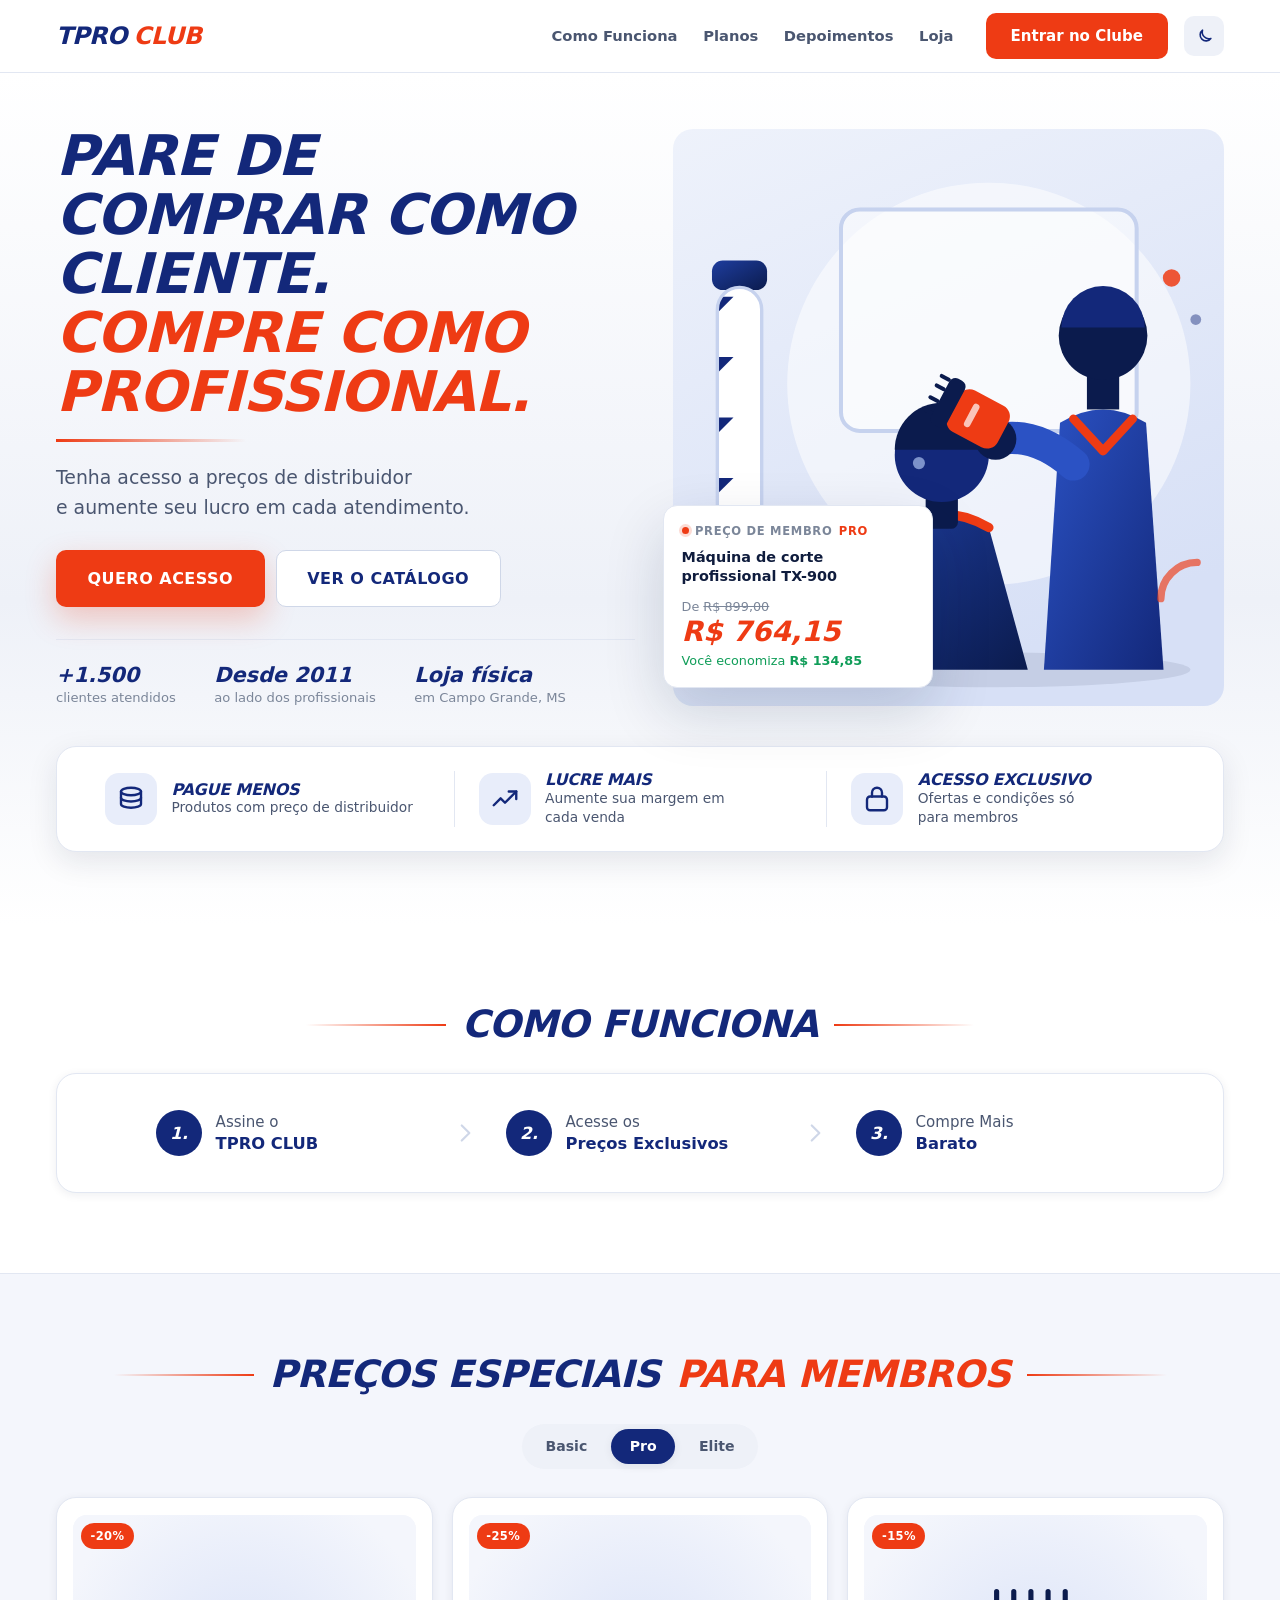
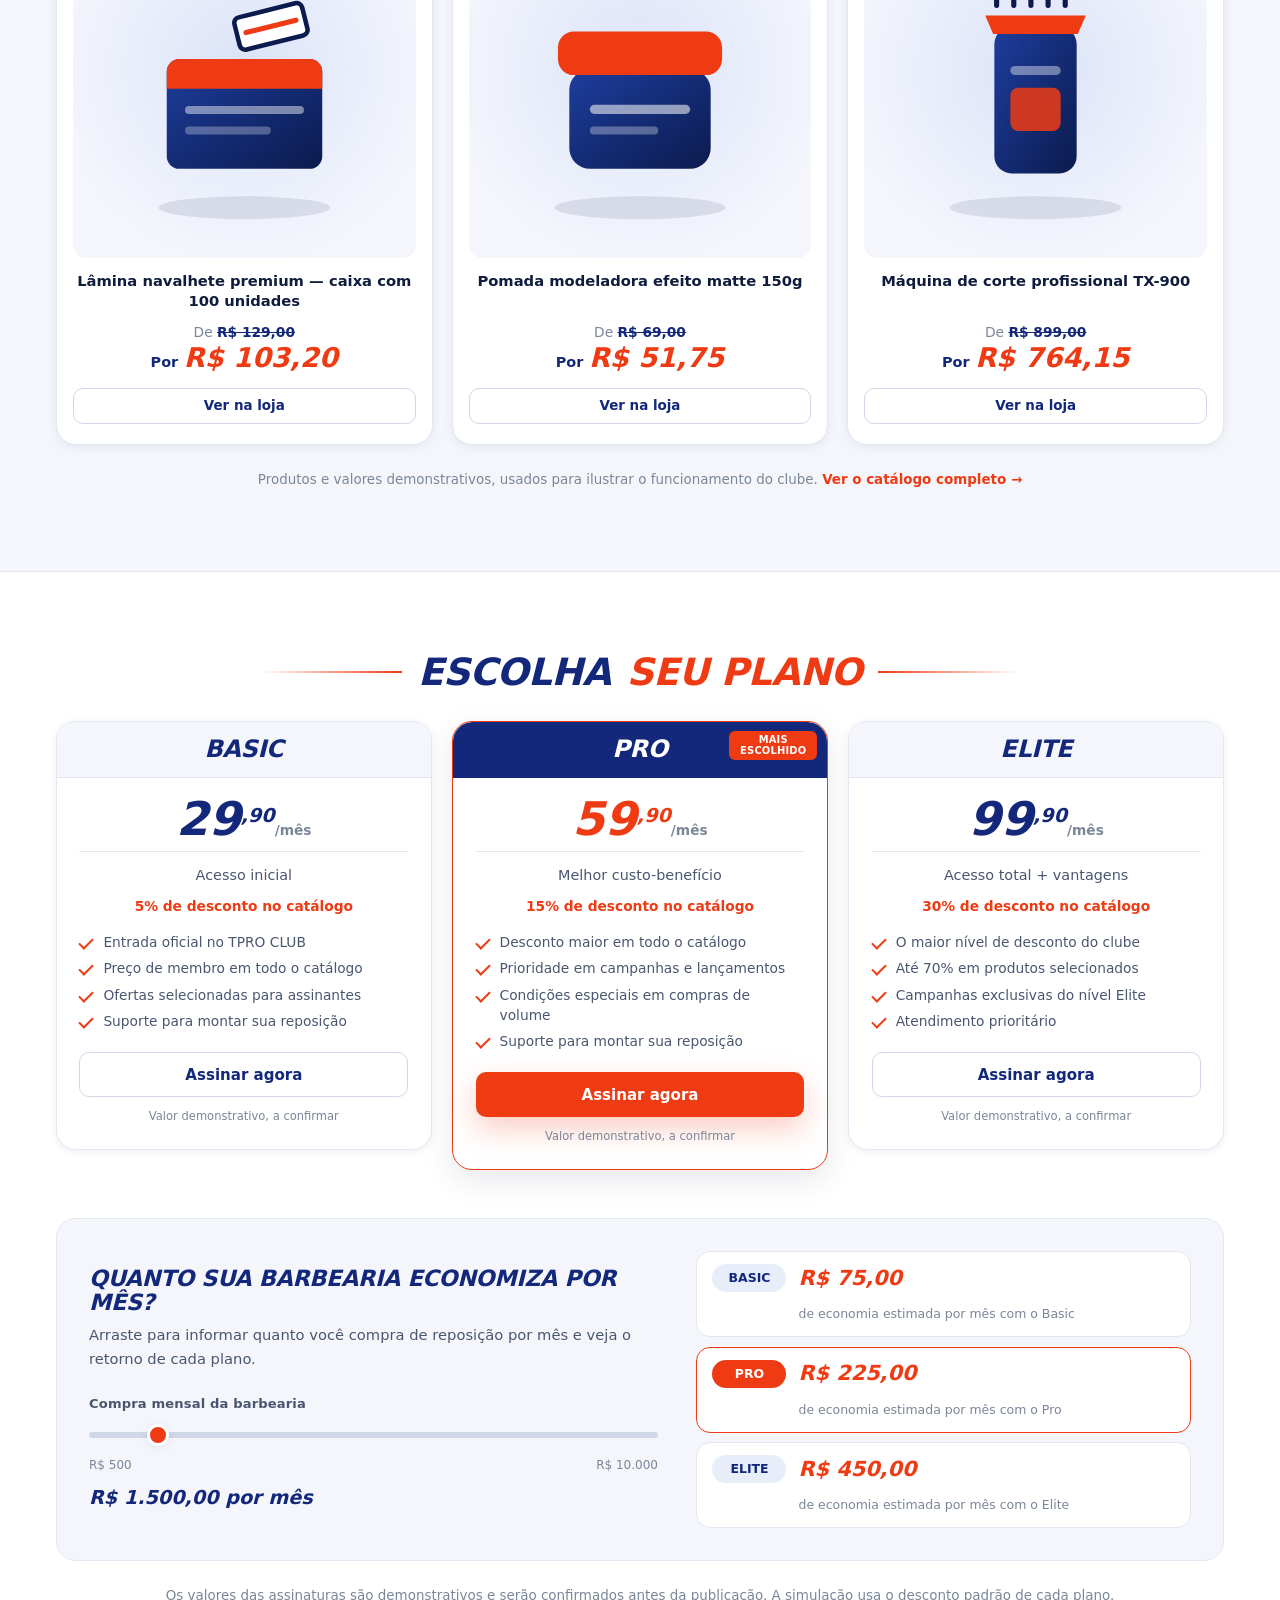
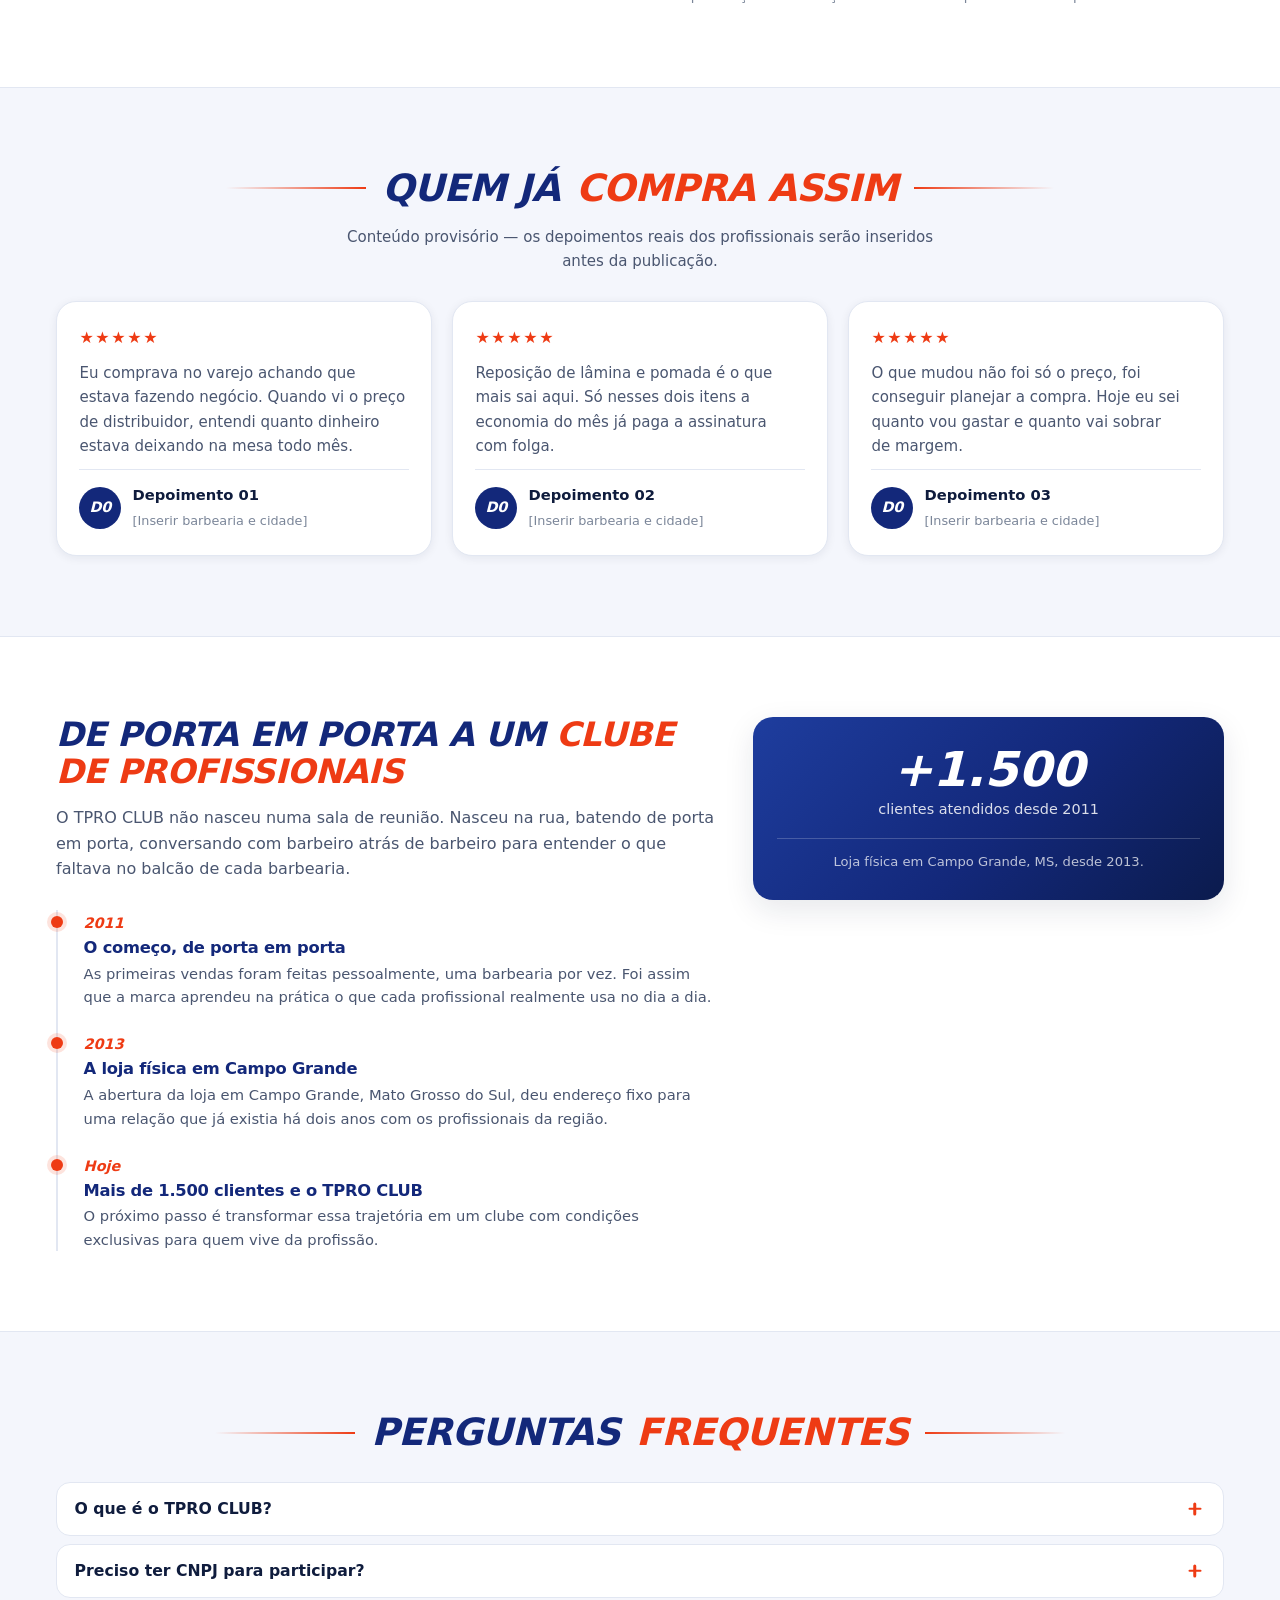
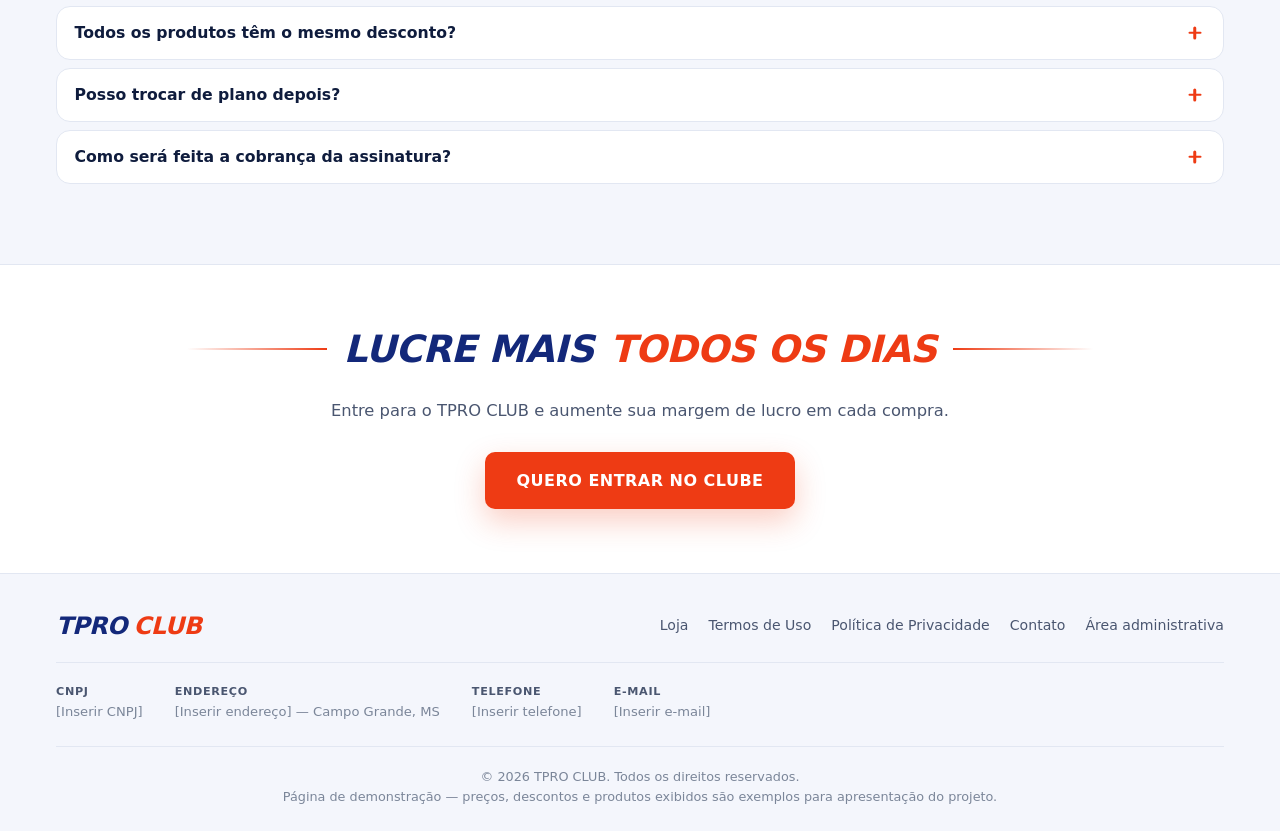
<file: index.html>
<!DOCTYPE html>
<html lang="pt-BR">
<head>
  <meta charset="UTF-8">
  <meta name="viewport" content="width=device-width, initial-scale=1">

  <title>TPRO CLUB | Pare de comprar como cliente. Compre como profissional.</title>
  <meta name="description" content="O TPRO CLUB dá ao dono de barbearia acesso a preços de distribuidor em produtos profissionais. Assine um plano e aumente sua margem em cada atendimento.">
  <meta name="theme-color" content="#13287a">
  <meta name="author" content="TPRO CLUB">

  <!-- Open Graph — trocar a URL quando o domínio final estiver definido -->
  <meta property="og:type" content="website">
  <meta property="og:locale" content="pt_BR">
  <meta property="og:site_name" content="TPRO CLUB">
  <meta property="og:title" content="TPRO CLUB | Compre como profissional">
  <meta property="og:description" content="Acesso a preços de distribuidor em produtos profissionais de barbearia. Pague menos, lucre mais.">
  <meta property="og:image" content="assets/images/hero-tpro.svg">
  <meta property="og:url" content="https://exemplo.com.br/">
  <meta name="twitter:card" content="summary_large_image">

  <link rel="icon" href="assets/images/favicon-tpro.svg" type="image/svg+xml">
  <link rel="canonical" href="https://exemplo.com.br/">

  <link rel="stylesheet" href="theme.css">
  <link rel="stylesheet" href="home.css">

  <!-- Sem defer de propósito: aplica o tema salvo antes do primeiro desenho -->
  <script src="theme-toggle.js"></script>
  <script src="data.js"></script>
  <script src="home.js" defer></script>
</head>

<body class="home">
  <a class="tp-skip-link" href="#conteudo">Ir para o conteúdo principal</a>

  <!-- ==========================================================
       CABEÇALHO
  =========================================================== -->
  <header class="tp-header home-header" data-header>
    <div class="tp-container home-header__inner">
      <a class="tp-logo" href="#topo" aria-label="TPRO CLUB — início">
        <span class="tp-logo__t">TPRO</span><span class="tp-logo__c">CLUB</span>
      </a>

      <nav class="home-nav" id="home-nav" aria-label="Navegação principal">
        <ul class="home-nav__list">
          <li><a class="tp-header__link" href="#como-funciona">Como Funciona</a></li>
          <li><a class="tp-header__link" href="#planos">Planos</a></li>
          <li><a class="tp-header__link" href="#depoimentos">Depoimentos</a></li>
          <li><a class="tp-header__link" href="loja.html">Loja</a></li>
        </ul>
        <a class="tp-btn tp-btn--red home-nav__cta" href="#planos">Entrar no Clube</a>
      </nav>

      <!-- Rótulo e estado deste botão são atualizados por theme-toggle.js -->
      <button class="tp-theme-toggle" type="button" data-theme-toggle
              aria-label="Mudar para o modo escuro" aria-pressed="false">
        <svg class="tp-theme-toggle__moon" viewBox="0 0 24 24" width="19" height="19" fill="none" stroke="currentColor" stroke-width="2" stroke-linecap="round" stroke-linejoin="round" aria-hidden="true">
          <path d="M20 14.5A8.5 8.5 0 0 1 9.5 4a7.5 7.5 0 1 0 10.5 10.5z"></path>
        </svg>
        <svg class="tp-theme-toggle__sun" viewBox="0 0 24 24" width="19" height="19" fill="none" stroke="currentColor" stroke-width="2" stroke-linecap="round" stroke-linejoin="round" aria-hidden="true">
          <circle cx="12" cy="12" r="4.2"></circle>
          <path d="M12 3v2m0 14v2M3 12h2m14 0h2M5.6 5.6l1.4 1.4m9.4 9.4l1.4 1.4m0-12.2l-1.4 1.4M7 15.6l-1.4 1.4"></path>
        </svg>
      </button>

      <button class="nav-toggle" type="button" id="nav-toggle" aria-expanded="false" aria-controls="home-nav" aria-label="Abrir menu">
        <span class="nav-toggle__bars" aria-hidden="true"></span>
      </button>
    </div>
  </header>
  <div class="nav-overlay" id="nav-overlay" hidden></div>

  <main id="conteudo">
    <!-- ==========================================================
         HERO
    =========================================================== -->
    <section class="hero" id="topo">
      <div class="tp-container hero__inner">
        <div class="hero__content">
          <h1 class="hero__title">
            <span class="hero__title-line hero__title-line--blue">Pare de comprar como cliente.</span>
            <span class="hero__title-line hero__title-line--red">Compre como profissional.</span>
          </h1>
          <span class="hero__rule" aria-hidden="true"></span>

          <p class="hero__text">
            Tenha acesso a preços de distribuidor<br>
            e aumente seu lucro em cada atendimento.
          </p>

          <div class="hero__actions">
            <a class="tp-btn tp-btn--red tp-btn--lg" href="#planos">Quero acesso</a>
            <a class="tp-btn tp-btn--outline tp-btn--lg" href="loja.html">Ver o catálogo</a>
          </div>

          <ul class="hero__proof">
            <li><strong>+1.500</strong><span>clientes atendidos</span></li>
            <li><strong>Desde 2011</strong><span>ao lado dos profissionais</span></li>
            <li><strong>Loja física</strong><span>em Campo Grande, MS</span></li>
          </ul>
        </div>

        <div class="hero__visual">
          <!-- Substituir pela foto real da barbearia quando o cliente enviar -->
          <img class="hero__image" src="assets/images/hero-tpro.svg"
               alt="Barbeiro atendendo um cliente na cadeira da barbearia"
               width="820" height="860" fetchpriority="high" decoding="async">

          <aside class="save-card" aria-labelledby="save-card-title">
            <p class="save-card__tag">
              <span class="save-card__dot" aria-hidden="true"></span>
              Preço de membro <strong data-save-plan>Pro</strong>
            </p>
            <h2 class="save-card__name" id="save-card-title" data-save-product>Produto</h2>
            <p class="save-card__old">De <s data-save-old>R$ 0,00</s></p>
            <p class="save-card__new" data-save-new>R$ 0,00</p>
            <p class="save-card__save">Você economiza <strong data-save-diff>R$ 0,00</strong></p>
          </aside>
        </div>
      </div>

      <!-- BENEFÍCIOS (faixa que monta sobre o hero) -->
      <div class="tp-container">
        <ul class="benefits">
          <li class="benefits__item">
            <span class="benefits__icon" aria-hidden="true">
              <svg viewBox="0 0 24 24" width="30" height="30" fill="none" stroke="currentColor" stroke-width="1.9" stroke-linecap="round" stroke-linejoin="round">
                <ellipse cx="12" cy="6" rx="8" ry="3"></ellipse>
                <path d="M4 6v5c0 1.7 3.6 3 8 3s8-1.3 8-3V6"></path>
                <path d="M4 11v5c0 1.7 3.6 3 8 3s8-1.3 8-3v-5"></path>
              </svg>
            </span>
            <div>
              <h2 class="benefits__title">Pague menos</h2>
              <p class="benefits__text">Produtos com preço de distribuidor</p>
            </div>
          </li>
          <li class="benefits__item">
            <span class="benefits__icon" aria-hidden="true">
              <svg viewBox="0 0 24 24" width="30" height="30" fill="none" stroke="currentColor" stroke-width="1.9" stroke-linecap="round" stroke-linejoin="round">
                <path d="M3 17l5.5-5.5 3.5 3.5L21 6"></path>
                <path d="M15 6h6v6"></path>
              </svg>
            </span>
            <div>
              <h2 class="benefits__title">Lucre mais</h2>
              <p class="benefits__text">Aumente sua margem em cada venda</p>
            </div>
          </li>
          <li class="benefits__item">
            <span class="benefits__icon" aria-hidden="true">
              <svg viewBox="0 0 24 24" width="30" height="30" fill="none" stroke="currentColor" stroke-width="1.9" stroke-linecap="round" stroke-linejoin="round">
                <rect x="4" y="10" width="16" height="11" rx="2.5"></rect>
                <path d="M8 10V7a4 4 0 0 1 8 0v3"></path>
              </svg>
            </span>
            <div>
              <h2 class="benefits__title">Acesso exclusivo</h2>
              <p class="benefits__text">Ofertas e condições só para membros</p>
            </div>
          </li>
        </ul>
      </div>
    </section>

    <!-- ==========================================================
         COMO FUNCIONA
    =========================================================== -->
    <section class="section" id="como-funciona" aria-labelledby="como-funciona-title">
      <div class="tp-container">
        <h2 class="tp-section-title" id="como-funciona-title">Como Funciona</h2>

        <ol class="how">
          <li class="how__step">
            <span class="how__number">1.</span>
            <p class="how__text">Assine o<br><strong>TPRO CLUB</strong></p>
          </li>
          <li class="how__arrow" aria-hidden="true">
            <svg viewBox="0 0 24 24" width="26" height="26" fill="none" stroke="currentColor" stroke-width="2" stroke-linecap="round" stroke-linejoin="round">
              <path d="M9 5l7 7-7 7"></path>
            </svg>
          </li>
          <li class="how__step">
            <span class="how__number">2.</span>
            <p class="how__text">Acesse os<br><strong>Preços Exclusivos</strong></p>
          </li>
          <li class="how__arrow" aria-hidden="true">
            <svg viewBox="0 0 24 24" width="26" height="26" fill="none" stroke="currentColor" stroke-width="2" stroke-linecap="round" stroke-linejoin="round">
              <path d="M9 5l7 7-7 7"></path>
            </svg>
          </li>
          <li class="how__step">
            <span class="how__number">3.</span>
            <p class="how__text">Compre Mais<br><strong>Barato</strong></p>
          </li>
        </ol>
      </div>
    </section>

    <!-- ==========================================================
         PREÇOS PARA MEMBROS
    =========================================================== -->
    <section class="section section--soft" id="precos" aria-labelledby="precos-title">
      <div class="tp-container">
        <h2 class="tp-section-title" id="precos-title">
          Preços especiais <span class="tp-text-red">para membros</span>
        </h2>

        <!-- Seletor de nível: mostra o preço de cada plano sem sair da página -->
        <div class="level-tabs" role="tablist" aria-label="Nível do clube" data-level-tabs></div>

        <ul class="showcase" data-showcase></ul>

        <p class="section__note">
          Produtos e valores demonstrativos, usados para ilustrar o funcionamento do clube.
          <a class="section__link" href="loja.html">Ver o catálogo completo →</a>
        </p>
      </div>
    </section>

    <!-- ==========================================================
         PLANOS
    =========================================================== -->
    <section class="section" id="planos" aria-labelledby="planos-title">
      <div class="tp-container">
        <h2 class="tp-section-title" id="planos-title">
          Escolha <span class="tp-text-red">seu plano</span>
        </h2>

        <div class="plans" data-plans></div>

        <!-- SIMULADOR -->
        <section class="sim" aria-labelledby="sim-title">
          <div class="sim__intro">
            <h3 class="sim__title" id="sim-title">Quanto sua barbearia economiza por mês?</h3>
            <p class="sim__text">
              Arraste para informar quanto você compra de reposição por mês e veja o retorno de cada plano.
            </p>

            <label class="tp-label" for="sim-range">Compra mensal da barbearia</label>
            <input class="sim__range" type="range" id="sim-range" min="500" max="10000" step="100" value="1500"
                   aria-describedby="sim-output">
            <div class="sim__scale" aria-hidden="true"><span>R$ 500</span><span>R$ 10.000</span></div>
            <output class="sim__output" id="sim-output" for="sim-range" data-sim-output>R$ 1.500,00 por mês</output>
          </div>

          <ul class="sim__results" data-sim-results aria-live="polite"></ul>
        </section>

        <p class="section__note">
          Os valores das assinaturas são demonstrativos e serão confirmados antes da publicação.
          A simulação usa o desconto padrão de cada plano.
        </p>
      </div>
    </section>

    <!-- ==========================================================
         DEPOIMENTOS
    =========================================================== -->
    <section class="section section--soft" id="depoimentos" aria-labelledby="depoimentos-title">
      <div class="tp-container">
        <h2 class="tp-section-title" id="depoimentos-title">
          Quem já <span class="tp-text-red">compra assim</span>
        </h2>
        <p class="section__lead">
          Conteúdo provisório — os depoimentos reais dos profissionais serão inseridos antes da publicação.
        </p>

        <ul class="quotes" data-quotes></ul>
      </div>
    </section>

    <!-- ==========================================================
         NOSSA HISTÓRIA
    =========================================================== -->
    <section class="section" id="historia" aria-labelledby="historia-title">
      <div class="tp-container story">
        <div>
          <h2 class="story__title" id="historia-title">
            De porta em porta a um <span class="tp-text-red">clube de profissionais</span>
          </h2>
          <p class="story__lead">
            O TPRO CLUB não nasceu numa sala de reunião. Nasceu na rua, batendo de porta em porta,
            conversando com barbeiro atrás de barbeiro para entender o que faltava no balcão de cada barbearia.
          </p>

          <ol class="timeline">
            <li class="timeline__item">
              <span class="timeline__year">2011</span>
              <h3 class="timeline__head">O começo, de porta em porta</h3>
              <p>As primeiras vendas foram feitas pessoalmente, uma barbearia por vez. Foi assim que a marca
                 aprendeu na prática o que cada profissional realmente usa no dia a dia.</p>
            </li>
            <li class="timeline__item">
              <span class="timeline__year">2013</span>
              <h3 class="timeline__head">A loja física em Campo Grande</h3>
              <p>A abertura da loja em Campo Grande, Mato Grosso do Sul, deu endereço fixo para uma relação
                 que já existia há dois anos com os profissionais da região.</p>
            </li>
            <li class="timeline__item">
              <span class="timeline__year">Hoje</span>
              <h3 class="timeline__head">Mais de 1.500 clientes e o TPRO CLUB</h3>
              <p>O próximo passo é transformar essa trajetória em um clube com condições exclusivas
                 para quem vive da profissão.</p>
            </li>
          </ol>
        </div>

        <aside class="story__stat">
          <strong>+1.500</strong>
          <span>clientes atendidos desde 2011</span>
          <p>Loja física em Campo Grande, MS, desde 2013.</p>
        </aside>
      </div>
    </section>

    <!-- ==========================================================
         FAQ
    =========================================================== -->
    <section class="section section--soft" id="faq" aria-labelledby="faq-title">
      <div class="tp-container tp-container--narrow">
        <h2 class="tp-section-title" id="faq-title">Perguntas <span class="tp-text-red">frequentes</span></h2>

        <div class="accordion" data-accordion>
          <div class="accordion__item">
            <h3><button class="accordion__trigger" type="button" aria-expanded="false" aria-controls="faq-1">
              <span>O que é o TPRO CLUB?</span><span class="accordion__icon" aria-hidden="true"></span>
            </button></h3>
            <div class="accordion__panel" id="faq-1" role="region" hidden>
              <p>É um clube de assinatura para donos de barbearia e profissionais do setor. Com a assinatura
                 ativa, você compra produtos de reposição com preço de distribuidor, além de acessar campanhas
                 e condições reservadas aos membros.</p>
            </div>
          </div>

          <div class="accordion__item">
            <h3><button class="accordion__trigger" type="button" aria-expanded="false" aria-controls="faq-2">
              <span>Preciso ter CNPJ para participar?</span><span class="accordion__icon" aria-hidden="true"></span>
            </button></h3>
            <div class="accordion__panel" id="faq-2" role="region" hidden>
              <p>As regras de participação estão sendo definidas junto com a estrutura do clube. O foco é o
                 profissional de barbearia, então a validação do perfil de cada membro será informada
                 oficialmente antes da abertura das assinaturas.</p>
            </div>
          </div>

          <div class="accordion__item">
            <h3><button class="accordion__trigger" type="button" aria-expanded="false" aria-controls="faq-3">
              <span>Todos os produtos têm o mesmo desconto?</span><span class="accordion__icon" aria-hidden="true"></span>
            </button></h3>
            <div class="accordion__panel" id="faq-3" role="region" hidden>
              <p>Não. O desconto depende do plano assinado e também do produto. Cada plano tem um percentual
                 padrão, e itens selecionados podem ter uma condição própria — no nível mais alto, chegando
                 a até 70% em produtos específicos.</p>
            </div>
          </div>

          <div class="accordion__item">
            <h3><button class="accordion__trigger" type="button" aria-expanded="false" aria-controls="faq-4">
              <span>Posso trocar de plano depois?</span><span class="accordion__icon" aria-hidden="true"></span>
            </button></h3>
            <div class="accordion__panel" id="faq-4" role="region" hidden>
              <p>Sim. A ideia é permitir que o profissional suba ou desça de nível conforme o momento da
                 barbearia. As regras de troca, prazos e vigência serão publicadas junto com os termos.</p>
            </div>
          </div>

          <div class="accordion__item">
            <h3><button class="accordion__trigger" type="button" aria-expanded="false" aria-controls="faq-5">
              <span>Como será feita a cobrança da assinatura?</span><span class="accordion__icon" aria-hidden="true"></span>
            </button></h3>
            <div class="accordion__panel" id="faq-5" role="region" hidden>
              <p>A cobrança recorrente e o sistema definitivo de assinaturas ainda serão integrados. Nesta
                 versão não há cadastro, pagamento ou armazenamento de dados: é uma demonstração visual do
                 funcionamento do clube.</p>
            </div>
          </div>
        </div>
      </div>
    </section>

    <!-- ==========================================================
         CHAMADA FINAL
    =========================================================== -->
    <section class="final" aria-labelledby="final-title">
      <div class="tp-container">
        <h2 class="tp-section-title final__title" id="final-title">
          Lucre mais <span class="tp-text-red">todos os dias</span>
        </h2>
        <p class="final__text">
          Entre para o TPRO CLUB e aumente sua margem de lucro em cada compra.
        </p>
        <a class="tp-btn tp-btn--red tp-btn--lg" href="#planos">Quero entrar no clube</a>
      </div>
    </section>
  </main>

  <!-- ==========================================================
       RODAPÉ
  =========================================================== -->
  <footer class="tp-footer">
    <div class="tp-container">
      <div class="tp-footer__inner">
        <a class="tp-logo" href="#topo">
          <span class="tp-logo__t">TPRO</span><span class="tp-logo__c">CLUB</span>
        </a>
        <nav class="tp-footer__links" aria-label="Links do rodapé">
          <a href="loja.html">Loja</a>
          <button class="link-btn" type="button" data-open-modal data-modal-context="Termos de uso">Termos de Uso</button>
          <button class="link-btn" type="button" data-open-modal data-modal-context="Política de privacidade">Política de Privacidade</button>
          <button class="link-btn" type="button" data-open-modal data-modal-context="Contato">Contato</button>
          <a href="admin.html">Área administrativa</a>
        </nav>
      </div>

      <!-- Preencher os dados reais da empresa -->
      <ul class="foot-data">
        <li><span>CNPJ</span> [Inserir CNPJ]</li>
        <li><span>Endereço</span> [Inserir endereço] — Campo Grande, MS</li>
        <li><span>Telefone</span> [Inserir telefone]</li>
        <li><span>E-mail</span> [Inserir e-mail]</li>
      </ul>

      <p class="tp-footer__bottom">
        &copy; <span data-current-year>2026</span> TPRO CLUB. Todos os direitos reservados.<br>
        Página de demonstração — preços, descontos e produtos exibidos são exemplos para apresentação do projeto.
      </p>
    </div>
  </footer>

  <!-- ==========================================================
       MODAL DEMONSTRATIVO
  =========================================================== -->
  <div class="tp-modal" data-modal hidden>
    <div class="tp-modal__backdrop" data-modal-close></div>
    <div class="tp-modal__dialog" role="dialog" aria-modal="true" aria-labelledby="modal-title">
      <button class="tp-modal__close" type="button" data-modal-close aria-label="Fechar">
        <svg viewBox="0 0 24 24" width="20" height="20" fill="none" stroke="currentColor" stroke-width="2.4" stroke-linecap="round" aria-hidden="true">
          <path d="M6 6l12 12M18 6L6 18"></path>
        </svg>
      </button>
      <p class="tp-modal__eyebrow" data-modal-eyebrow>TPRO CLUB</p>
      <h2 class="tp-modal__title" id="modal-title" data-modal-title>Plano</h2>
      <p class="tp-modal__text" data-modal-text>
        O fluxo de cadastro, pagamento e ativação da assinatura será conectado na próxima etapa do projeto.
      </p>
      <p class="tp-modal__text tp-modal__text--strong" data-modal-note></p>
      <div class="tp-modal__actions">
        <button class="tp-btn tp-btn--red" type="button" data-modal-close>Entendi</button>
        <a class="tp-btn tp-btn--outline" href="loja.html">Ver o catálogo</a>
      </div>
    </div>
  </div>

  <!-- ==========================================================
       TEMPLATES
  =========================================================== -->
  <template id="tpl-showcase">
    <li class="show-card">
      <div class="show-card__media">
        <img src="" alt="" width="600" height="600" loading="lazy" decoding="async">
        <span class="tp-badge tp-badge--red show-card__off" data-field="off">-15%</span>
      </div>
      <p class="show-card__name" data-field="name">Produto</p>
      <p class="show-card__old">De <s data-field="old">R$ 0,00</s></p>
      <p class="show-card__new">Por <strong data-field="new">R$ 0,00</strong></p>
      <a class="tp-btn tp-btn--outline tp-btn--sm show-card__cta" href="loja.html" data-field="cta">Ver na loja</a>
    </li>
  </template>

  <template id="tpl-plan">
    <article class="plan">
      <header class="plan__head">
        <h3 class="plan__name" data-field="name">Pro</h3>
        <span class="plan__flag" data-field="flag">Mais escolhido</span>
      </header>
      <p class="plan__price">
        <span class="plan__amount" data-field="amount">59</span><span class="plan__cents" data-field="cents">,90</span><span class="plan__period">/mês</span>
      </p>
      <p class="plan__tagline" data-field="tagline">Melhor custo-benefício</p>
      <p class="plan__discount" data-field="discount">15% de desconto</p>
      <ul class="plan__benefits" data-field="benefits"></ul>
      <button class="tp-btn plan__cta" type="button" data-field="cta">Assinar agora</button>
      <p class="plan__temp">Valor demonstrativo, a confirmar</p>
    </article>
  </template>

  <template id="tpl-quote">
    <li class="quote">
      <p class="quote__stars" aria-hidden="true">★★★★★</p>
      <blockquote class="quote__text"><p data-field="text">Depoimento</p></blockquote>
      <footer class="quote__author">
        <span class="quote__avatar" data-field="initials" aria-hidden="true">AB</span>
        <span>
          <strong data-field="name">Nome</strong>
          <small data-field="role">Barbearia</small>
        </span>
      </footer>
    </li>
  </template>

  <template id="tpl-sim">
    <li class="sim-result">
      <span class="sim-result__plan" data-field="plan">Pro</span>
      <strong class="sim-result__value" data-field="value">R$ 0,00</strong>
      <span class="sim-result__label" data-field="label">de economia por mês</span>
    </li>
  </template>

  <noscript>
    <div class="tp-container">
      <p class="tp-note tp-note--demo">
        Esta página usa JavaScript para exibir produtos, planos e simulações. Ative o JavaScript no navegador.
      </p>
    </div>
  </noscript>
</body>
</html>
</file>
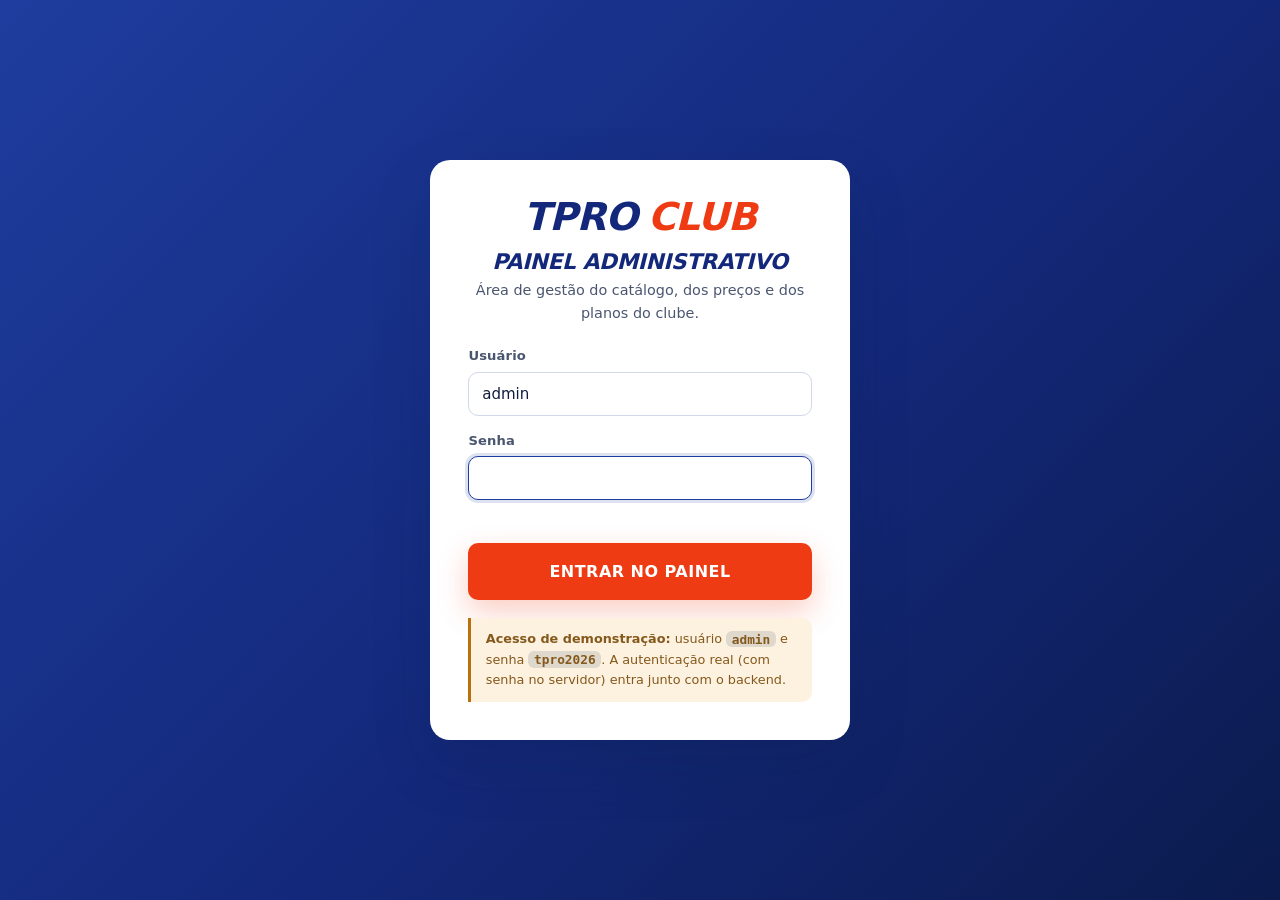
<file: admin.html>
<!DOCTYPE html>
<html lang="pt-BR">
<head>
  <meta charset="UTF-8">
  <meta name="viewport" content="width=device-width, initial-scale=1">
  <meta name="robots" content="noindex, nofollow">

  <title>Painel administrativo | TPRO CLUB</title>
  <meta name="description" content="Painel administrativo do TPRO CLUB: cadastro de produtos, imagens, percentuais de desconto por plano, categorias e configuração dos planos.">
  <meta name="theme-color" content="#13287a">

  <link rel="icon" href="assets/images/favicon-tpro.svg" type="image/svg+xml">
  <link rel="stylesheet" href="theme.css">
  <link rel="stylesheet" href="admin.css">

  <!-- Sem defer de propósito: aplica o tema salvo antes do primeiro desenho -->
  <script src="theme-toggle.js"></script>
  <script src="data.js"></script>
  <script src="admin.js" defer></script>
</head>

<body class="admin">
  <!-- ==========================================================
       ENTRADA (demonstração)
  =========================================================== -->
  <div class="login" data-login hidden>
    <form class="login__card" data-login-form>
      <span class="tp-logo tp-logo--lg login__logo">
        <span class="tp-logo__t">TPRO</span><span class="tp-logo__c">CLUB</span>
      </span>
      <h1 class="login__title">Painel administrativo</h1>
      <p class="login__text">Área de gestão do catálogo, dos preços e dos planos do clube.</p>

      <div class="tp-field">
        <label class="tp-label" for="login-user">Usuário</label>
        <input class="tp-input" type="text" id="login-user" value="admin" autocomplete="username" required>
      </div>

      <div class="tp-field">
        <label class="tp-label" for="login-pass">Senha</label>
        <input class="tp-input" type="password" id="login-pass" autocomplete="current-password" required>
      </div>

      <p class="tp-error" data-login-error role="alert"></p>

      <button class="tp-btn tp-btn--red tp-btn--block tp-btn--lg" type="submit">Entrar no painel</button>

      <p class="tp-note tp-note--demo login__demo">
        <strong>Acesso de demonstração:</strong> usuário <code>admin</code> e senha <code>tpro2026</code>.
        A autenticação real (com senha no servidor) entra junto com o backend.
      </p>
    </form>
  </div>

  <!-- ==========================================================
       PAINEL
  =========================================================== -->
  <div class="admin-shell" data-shell hidden>
    <!-- BARRA LATERAL -->
    <aside class="side" data-side>
      <div class="side__head">
        <a class="tp-logo tp-logo--sm" href="index.html">
          <span class="tp-logo__t">TPRO</span><span class="tp-logo__c">CLUB</span>
        </a>
        <button class="side__close tp-btn tp-btn--icon" type="button" data-close-side aria-label="Fechar menu">
          <svg viewBox="0 0 24 24" width="20" height="20" fill="none" stroke="currentColor" stroke-width="2.4" stroke-linecap="round" aria-hidden="true">
            <path d="M6 6l12 12M18 6L6 18"></path>
          </svg>
        </button>
      </div>

      <nav class="side__nav" aria-label="Seções do painel">
        <button class="side__link is-active" type="button" data-view-link="painel">
          <svg viewBox="0 0 24 24" width="18" height="18" fill="none" stroke="currentColor" stroke-width="2" stroke-linecap="round" stroke-linejoin="round" aria-hidden="true">
            <rect x="3" y="3" width="7" height="9" rx="2"></rect>
            <rect x="14" y="3" width="7" height="5" rx="2"></rect>
            <rect x="14" y="12" width="7" height="9" rx="2"></rect>
            <rect x="3" y="16" width="7" height="5" rx="2"></rect>
          </svg>
          Visão geral
        </button>
        <button class="side__link" type="button" data-view-link="produtos">
          <svg viewBox="0 0 24 24" width="18" height="18" fill="none" stroke="currentColor" stroke-width="2" stroke-linecap="round" stroke-linejoin="round" aria-hidden="true">
            <path d="M20 7L12 3 4 7v10l8 4 8-4z"></path>
            <path d="M4 7l8 4 8-4M12 11v10"></path>
          </svg>
          Produtos
          <span class="side__badge" data-side-count-products>0</span>
        </button>
        <button class="side__link" type="button" data-view-link="membros">
          <svg viewBox="0 0 24 24" width="18" height="18" fill="none" stroke="currentColor" stroke-width="2" stroke-linecap="round" stroke-linejoin="round" aria-hidden="true">
            <circle cx="9" cy="8" r="3.4"></circle>
            <path d="M3 20v-1.2A4.8 4.8 0 0 1 7.8 14h2.4a4.8 4.8 0 0 1 4.8 4.8V20"></path>
            <path d="M16 5.3a3.4 3.4 0 0 1 0 6.4M18 20v-1.4a4.8 4.8 0 0 0-2-3.9"></path>
          </svg>
          Membros
          <span class="side__badge" data-side-count-members>0</span>
        </button>
        <button class="side__link" type="button" data-view-link="categorias">
          <svg viewBox="0 0 24 24" width="18" height="18" fill="none" stroke="currentColor" stroke-width="2" stroke-linecap="round" stroke-linejoin="round" aria-hidden="true">
            <path d="M4 6h16M4 12h16M4 18h10"></path>
          </svg>
          Categorias
          <span class="side__badge" data-side-count-categories>0</span>
        </button>
        <button class="side__link" type="button" data-view-link="planos">
          <svg viewBox="0 0 24 24" width="18" height="18" fill="none" stroke="currentColor" stroke-width="2" stroke-linecap="round" stroke-linejoin="round" aria-hidden="true">
            <path d="M12 3l2.6 5.6 6.4.8-4.7 4.3 1.3 6.3L12 17l-5.6 3 1.3-6.3L3 9.4l6.4-.8z"></path>
          </svg>
          Planos e descontos
        </button>
        <button class="side__link" type="button" data-view-link="dados">
          <svg viewBox="0 0 24 24" width="18" height="18" fill="none" stroke="currentColor" stroke-width="2" stroke-linecap="round" stroke-linejoin="round" aria-hidden="true">
            <ellipse cx="12" cy="6" rx="8" ry="3"></ellipse>
            <path d="M4 6v12c0 1.7 3.6 3 8 3s8-1.3 8-3V6M4 12c0 1.7 3.6 3 8 3s8-1.3 8-3"></path>
          </svg>
          Dados e backup
        </button>
      </nav>

      <div class="side__foot">
        <a class="tp-btn tp-btn--outline tp-btn--block tp-btn--sm" href="loja.html" target="_blank" rel="noopener">
          Ver a loja
          <svg viewBox="0 0 24 24" width="14" height="14" fill="none" stroke="currentColor" stroke-width="2.2" stroke-linecap="round" stroke-linejoin="round" aria-hidden="true">
            <path d="M14 4h6v6M20 4l-9 9M18 14v5a1 1 0 0 1-1 1H5a1 1 0 0 1-1-1V7a1 1 0 0 1 1-1h5"></path>
          </svg>
        </a>
        <button class="tp-btn tp-btn--ghost tp-btn--block tp-btn--sm" type="button" data-logout>Sair do painel</button>
      </div>
    </aside>

    <div class="side__overlay" data-close-side hidden></div>

    <!-- CONTEÚDO -->
    <div class="admin-main">
      <header class="topbar">
        <button class="topbar__menu tp-btn tp-btn--icon" type="button" data-open-side aria-label="Abrir menu">
          <svg viewBox="0 0 24 24" width="22" height="22" fill="none" stroke="currentColor" stroke-width="2.2" stroke-linecap="round" aria-hidden="true">
            <path d="M4 7h16M4 12h16M4 17h16"></path>
          </svg>
        </button>
        <div>
          <h1 class="topbar__title" data-view-title>Visão geral</h1>
          <p class="topbar__sub" data-view-sub>Resumo do catálogo do clube</p>
        </div>
        <button class="tp-btn tp-btn--red topbar__new" type="button" data-new-product aria-label="Novo produto">
          <svg viewBox="0 0 24 24" width="18" height="18" fill="none" stroke="currentColor" stroke-width="2.4" stroke-linecap="round" aria-hidden="true">
            <path d="M12 5v14M5 12h14"></path>
          </svg>
          <!-- O <span> permite esconder só o texto no celular (admin.css) -->
          <span>Novo produto</span>
        </button>

        <!-- Rótulo e estado deste botão são atualizados por theme-toggle.js -->
        <button class="tp-theme-toggle" type="button" data-theme-toggle
                aria-label="Mudar para o modo escuro" aria-pressed="false">
          <svg class="tp-theme-toggle__moon" viewBox="0 0 24 24" width="19" height="19" fill="none" stroke="currentColor" stroke-width="2" stroke-linecap="round" stroke-linejoin="round" aria-hidden="true">
            <path d="M20 14.5A8.5 8.5 0 0 1 9.5 4a7.5 7.5 0 1 0 10.5 10.5z"></path>
          </svg>
          <svg class="tp-theme-toggle__sun" viewBox="0 0 24 24" width="19" height="19" fill="none" stroke="currentColor" stroke-width="2" stroke-linecap="round" stroke-linejoin="round" aria-hidden="true">
            <circle cx="12" cy="12" r="4.2"></circle>
            <path d="M12 3v2m0 14v2M3 12h2m14 0h2M5.6 5.6l1.4 1.4m9.4 9.4l1.4 1.4m0-12.2l-1.4 1.4M7 15.6l-1.4 1.4"></path>
          </svg>
        </button>
      </header>

      <main class="admin-content">
        <!-- ======================= VISÃO GERAL ======================= -->
        <section class="view is-active" data-view="painel" aria-labelledby="view-painel">
          <h2 class="tp-visually-hidden" id="view-painel">Visão geral</h2>

          <ul class="kpis" data-kpis></ul>

          <!-- Caixa de membros: clicar abre a seção "Membros" com a lista de
               assinantes. É um <button> com data-view-link, então reaproveita
               a mesma navegação da barra lateral. -->
          <button class="members-card" type="button" data-view-link="membros">
            <span class="members-card__top">
              <span class="members-card__label">Membros no clube</span>
              <span class="members-card__cta">
                Ver assinantes
                <svg viewBox="0 0 24 24" width="15" height="15" fill="none" stroke="currentColor" stroke-width="2.4" stroke-linecap="round" stroke-linejoin="round" aria-hidden="true">
                  <path d="M5 12h13M13 6l6 6-6 6"></path>
                </svg>
              </span>
            </span>

            <span class="members-card__total" data-members-total>0</span>
            <span class="members-card__hint" data-members-hint></span>

            <span class="members-card__plans" data-members-by-plan></span>
          </button>

          <div class="panel-grid">
            <section class="panel">
              <header class="panel__head">
                <h3 class="panel__title">Produtos com estoque baixo</h3>
                <button class="tp-btn tp-btn--ghost tp-btn--sm" type="button" data-view-link="produtos">Ver todos</button>
              </header>
              <ul class="mini-list" data-low-stock></ul>
            </section>

            <section class="panel">
              <header class="panel__head">
                <h3 class="panel__title">Maiores descontos do clube</h3>
              </header>
              <ul class="mini-list" data-top-discounts></ul>
            </section>

            <section class="panel">
              <header class="panel__head">
                <h3 class="panel__title">Produtos por categoria</h3>
              </header>
              <ul class="bar-list" data-category-chart></ul>
            </section>

            <section class="panel">
              <header class="panel__head">
                <h3 class="panel__title">Como apresentar</h3>
              </header>
              <ol class="steps-list">
                <li>Abra a <a href="loja.html" target="_blank" rel="noopener">loja</a> em outra aba do navegador.</li>
                <li>Cadastre ou edite um produto aqui no painel.</li>
                <li>Volte para a aba da loja: ela se atualiza sozinha com o que foi salvo.</li>
                <li>Na loja, troque o plano na barra azul para mostrar o preço de cada nível.</li>
              </ol>
            </section>
          </div>
        </section>

        <!-- ======================= PRODUTOS ======================= -->
        <section class="view" data-view="produtos" aria-labelledby="view-produtos" hidden>
          <h2 class="tp-visually-hidden" id="view-produtos">Produtos</h2>

          <div class="toolbar">
            <div class="toolbar__search">
              <svg viewBox="0 0 24 24" width="18" height="18" fill="none" stroke="currentColor" stroke-width="2.2" stroke-linecap="round" aria-hidden="true">
                <circle cx="11" cy="11" r="7"></circle>
                <path d="M20 20l-3.5-3.5"></path>
              </svg>
              <label class="tp-visually-hidden" for="admin-busca">Buscar produto</label>
              <input class="tp-input" type="search" id="admin-busca" placeholder="Buscar por nome, marca ou código" data-admin-search>
            </div>

            <div class="tp-field">
              <label class="tp-visually-hidden" for="admin-categoria">Filtrar por categoria</label>
              <select class="tp-select" id="admin-categoria" data-admin-category>
                <option value="">Todas as categorias</option>
              </select>
            </div>

            <div class="tp-field">
              <label class="tp-visually-hidden" for="admin-status">Filtrar por situação</label>
              <select class="tp-select" id="admin-status" data-admin-status>
                <option value="">Ativos e inativos</option>
                <option value="ativo">Somente ativos</option>
                <option value="inativo">Somente inativos</option>
                <option value="sem-estoque">Sem estoque</option>
              </select>
            </div>

            <button class="tp-btn tp-btn--red" type="button" data-new-product>
              <svg viewBox="0 0 24 24" width="18" height="18" fill="none" stroke="currentColor" stroke-width="2.4" stroke-linecap="round" aria-hidden="true">
                <path d="M12 5v14M5 12h14"></path>
              </svg>
              Novo produto
            </button>
          </div>

          <div class="table-wrap">
            <table class="data-table">
              <caption class="tp-visually-hidden">Lista de produtos cadastrados</caption>
              <thead>
                <tr>
                  <th scope="col">Produto</th>
                  <th scope="col">Categoria</th>
                  <th scope="col">Preço cheio</th>
                  <th scope="col">Descontos por plano</th>
                  <th scope="col">Estoque</th>
                  <th scope="col">Situação</th>
                  <th scope="col"><span class="tp-visually-hidden">Ações</span></th>
                </tr>
              </thead>
              <tbody data-product-rows></tbody>
            </table>
          </div>

          <p class="table-empty" data-product-empty hidden>Nenhum produto encontrado com esses filtros.</p>
        </section>

        <!-- ======================= MEMBROS ======================= -->
        <section class="view" data-view="membros" aria-labelledby="view-membros" hidden>
          <h2 class="tp-visually-hidden" id="view-membros">Membros do clube</h2>

          <ul class="kpis" data-member-kpis></ul>

          <div class="toolbar">
            <div class="tp-field">
              <label class="tp-visually-hidden" for="membros-plano">Filtrar por assinatura</label>
              <select class="tp-select" id="membros-plano" data-member-plan>
                <option value="">Todas as assinaturas</option>
              </select>
            </div>

            <div class="tp-field">
              <label class="tp-visually-hidden" for="membros-situacao">Filtrar por situação</label>
              <select class="tp-select" id="membros-situacao" data-member-status>
                <option value="">Todas as situações</option>
                <option value="ativo">Em dia</option>
                <option value="vencendo">Vence em até 30 dias</option>
                <option value="vencido">Vencidos</option>
              </select>
            </div>

            <p class="toolbar__info" data-member-count></p>
          </div>

          <div class="table-wrap">
            <table class="data-table data-table--members">
              <caption class="tp-visually-hidden">
                Assinantes do clube com a data de inscrição e a data de vencimento da assinatura
              </caption>
              <thead>
                <tr>
                  <th scope="col">Assinante</th>
                  <th scope="col">Assinatura</th>
                  <th scope="col">Entrou em</th>
                  <th scope="col">Vence em</th>
                  <th scope="col">Situação</th>
                </tr>
              </thead>
              <tbody data-member-rows></tbody>
            </table>
          </div>

          <p class="table-empty" data-member-empty hidden>Nenhum assinante com esses filtros.</p>

          <p class="tp-note tp-note--demo">
            <strong>Lista de demonstração:</strong> estes assinantes são exemplos para mostrar o
            funcionamento do controle de membros. O cadastro de novos membros, a renovação e o
            cancelamento entram junto com o backend e a cobrança recorrente.
          </p>
        </section>

        <!-- ======================= CATEGORIAS ======================= -->
        <section class="view" data-view="categorias" aria-labelledby="view-categorias" hidden>
          <h2 class="tp-visually-hidden" id="view-categorias">Categorias</h2>

          <div class="panel-grid panel-grid--split">
            <section class="panel">
              <header class="panel__head">
                <h3 class="panel__title">Categorias cadastradas</h3>
              </header>
              <ul class="cat-list" data-category-list></ul>
            </section>

            <section class="panel">
              <header class="panel__head">
                <h3 class="panel__title">Nova categoria</h3>
              </header>
              <form class="panel__form" data-category-form>
                <div class="tp-field">
                  <label class="tp-label" for="cat-nome">Nome da categoria</label>
                  <input class="tp-input" type="text" id="cat-nome" placeholder="Ex.: Coloração" required maxlength="40">
                  <p class="tp-hint">O endereço da categoria é gerado a partir do nome.</p>
                </div>
                <button class="tp-btn tp-btn--blue" type="submit">Adicionar categoria</button>
              </form>
            </section>
          </div>
        </section>

        <!-- ======================= PLANOS ======================= -->
        <section class="view" data-view="planos" aria-labelledby="view-planos" hidden>
          <h2 class="tp-visually-hidden" id="view-planos">Planos e descontos</h2>

          <p class="tp-note">
            O percentual definido aqui é o <strong>desconto padrão</strong> do plano: vale para todo produto
            que não tiver um percentual próprio cadastrado na ficha dele.
          </p>

          <div class="plans-admin" data-plans-admin></div>
        </section>

        <!-- ======================= DADOS ======================= -->
        <section class="view" data-view="dados" aria-labelledby="view-dados" hidden>
          <h2 class="tp-visually-hidden" id="view-dados">Dados e backup</h2>

          <div class="panel-grid panel-grid--split">
            <section class="panel">
              <header class="panel__head">
                <h3 class="panel__title">Exportar catálogo</h3>
              </header>
              <p class="panel__text">
                Baixe um arquivo com todos os produtos, categorias e planos. Serve como backup e para levar
                o catálogo para outro computador.
              </p>
              <button class="tp-btn tp-btn--blue" type="button" data-export>Baixar arquivo .json</button>
            </section>

            <section class="panel">
              <header class="panel__head">
                <h3 class="panel__title">Importar catálogo</h3>
              </header>
              <p class="panel__text">
                Substitui o catálogo atual pelo conteúdo de um arquivo exportado anteriormente.
              </p>
              <label class="tp-btn tp-btn--outline file-btn">
                Escolher arquivo .json
                <input type="file" accept="application/json,.json" data-import hidden>
              </label>
            </section>

            <section class="panel">
              <header class="panel__head">
                <h3 class="panel__title">Restaurar catálogo padrão</h3>
              </header>
              <p class="panel__text">
                Volta para os 16 produtos de demonstração que vieram com o projeto. Tudo o que foi cadastrado
                neste navegador é descartado.
              </p>
              <button class="tp-btn tp-btn--outline-red" type="button" data-reset>Restaurar padrão</button>
            </section>

            <section class="panel">
              <header class="panel__head">
                <h3 class="panel__title">Onde os dados ficam salvos</h3>
              </header>
              <p class="panel__text">
                Nesta demonstração, o catálogo é gravado no armazenamento local deste navegador — sem servidor
                e sem envio de dados. Ao conectar o backend, o painel passa a gravar direto no banco, e o mesmo
                catálogo aparece para todos os membros.
              </p>
              <p class="panel__text panel__text--muted" data-storage-info></p>
            </section>
          </div>
        </section>
      </main>
    </div>
  </div>

  <!-- ==========================================================
       FICHA DO PRODUTO
  =========================================================== -->
  <div class="tp-modal" data-product-modal hidden>
    <div class="tp-modal__backdrop" data-close-product></div>
    <div class="tp-modal__dialog tp-modal__dialog--wide" role="dialog" aria-modal="true" aria-labelledby="ficha-titulo">
      <button class="tp-modal__close" type="button" data-close-product aria-label="Fechar">
        <svg viewBox="0 0 24 24" width="20" height="20" fill="none" stroke="currentColor" stroke-width="2.4" stroke-linecap="round" aria-hidden="true">
          <path d="M6 6l12 12M18 6L6 18"></path>
        </svg>
      </button>

      <p class="tp-modal__eyebrow">Ficha do produto</p>
      <h2 class="tp-modal__title" id="ficha-titulo" data-form-title>Novo produto</h2>

      <form class="pform" data-product-form novalidate>
        <input type="hidden" data-field="id">

        <!-- IMAGENS -->
        <fieldset class="pform__block">
          <legend class="pform__legend">Imagens do produto</legend>
          <p class="tp-hint pform__legend-hint">
            A primeira imagem é a capa exibida na loja. Arraste para reordenar ou use os botões de cada foto.
          </p>

          <ul class="img-grid" data-image-list></ul>

          <div class="img-actions">
            <label class="tp-btn tp-btn--outline tp-btn--sm file-btn">
              <svg viewBox="0 0 24 24" width="16" height="16" fill="none" stroke="currentColor" stroke-width="2.2" stroke-linecap="round" stroke-linejoin="round" aria-hidden="true">
                <path d="M12 16V4M8 8l4-4 4 4M4 16v3a1 1 0 0 0 1 1h14a1 1 0 0 0 1-1v-3"></path>
              </svg>
              Enviar imagens
              <input type="file" accept="image/*" multiple data-image-upload hidden>
            </label>

            <div class="img-url">
              <label class="tp-visually-hidden" for="img-url">Endereço da imagem</label>
              <input class="tp-input" type="url" id="img-url" placeholder="Ou cole o endereço de uma imagem (https://...)" data-image-url>
              <button class="tp-btn tp-btn--blue tp-btn--sm" type="button" data-image-url-add>Adicionar</button>
            </div>
          </div>
          <p class="tp-hint">
            As fotos enviadas são reduzidas automaticamente para caber no armazenamento do navegador.
          </p>
        </fieldset>

        <!-- DADOS -->
        <fieldset class="pform__block">
          <legend class="pform__legend">Dados do produto</legend>

          <div class="pform__grid">
            <div class="tp-field pform__col-full">
              <label class="tp-label" for="p-nome">Nome do produto *</label>
              <input class="tp-input" type="text" id="p-nome" data-field="name" maxlength="120" required>
              <p class="tp-error" data-error="name"></p>
            </div>

            <div class="tp-field">
              <label class="tp-label" for="p-marca">Marca</label>
              <input class="tp-input" type="text" id="p-marca" data-field="brand" maxlength="40" list="marcas-existentes">
              <datalist id="marcas-existentes" data-brand-options></datalist>
            </div>

            <div class="tp-field">
              <label class="tp-label" for="p-sku">Código / SKU</label>
              <input class="tp-input" type="text" id="p-sku" data-field="sku" maxlength="30">
            </div>

            <div class="tp-field">
              <label class="tp-label" for="p-categoria">Categoria *</label>
              <select class="tp-select" id="p-categoria" data-field="category" required></select>
            </div>

            <div class="tp-field">
              <label class="tp-label" for="p-estoque">Estoque (unidades)</label>
              <input class="tp-input" type="number" id="p-estoque" data-field="stock" min="0" max="99999" step="1" value="0">
            </div>

            <div class="tp-field pform__col-full">
              <label class="tp-label" for="p-descricao">Descrição</label>
              <textarea class="tp-textarea" id="p-descricao" data-field="description" maxlength="600"
                        placeholder="Explique para o barbeiro o que esse produto resolve no dia a dia da barbearia."></textarea>
              <p class="tp-hint"><span data-desc-count>0</span>/600 caracteres</p>
            </div>
          </div>
        </fieldset>

        <!-- PREÇO E DESCONTOS -->
        <fieldset class="pform__block">
          <legend class="pform__legend">Preço e descontos por plano</legend>
          <p class="tp-hint pform__legend-hint">
            Informe o preço cheio (o que um cliente comum pagaria) e o percentual de desconto de cada plano.
            Deixe em branco para usar o desconto padrão do plano.
          </p>

          <div class="pform__grid">
            <div class="tp-field">
              <label class="tp-label" for="p-preco">Preço cheio (R$) *</label>
              <input class="tp-input" type="text" id="p-preco" data-field="price" inputmode="decimal" placeholder="0,00" required>
              <p class="tp-error" data-error="price"></p>
            </div>
          </div>

          <ul class="disc-grid" data-discount-grid></ul>

          <div class="price-preview" data-price-preview aria-live="polite"></div>
        </fieldset>

        <!-- EXIBIÇÃO -->
        <fieldset class="pform__block">
          <legend class="pform__legend">Exibição na loja</legend>
          <div class="pform__switches">
            <label class="tp-switch">
              <input type="checkbox" data-field="active" checked>
              <span class="tp-switch__track"></span>
              Produto ativo (aparece na loja)
            </label>
            <label class="tp-switch">
              <input type="checkbox" data-field="featured">
              <span class="tp-switch__track"></span>
              Marcar como destaque
            </label>
          </div>
        </fieldset>

        <footer class="pform__foot">
          <button class="tp-btn tp-btn--ghost" type="button" data-close-product>Cancelar</button>
          <button class="tp-btn tp-btn--red" type="submit">Salvar produto</button>
        </footer>
      </form>
    </div>
  </div>

  <!-- ==========================================================
       CONFIRMAÇÃO
  =========================================================== -->
  <div class="tp-modal" data-confirm-modal hidden>
    <div class="tp-modal__backdrop" data-close-confirm></div>
    <div class="tp-modal__dialog" role="alertdialog" aria-modal="true" aria-labelledby="confirm-titulo">
      <p class="tp-modal__eyebrow">Confirmação</p>
      <h2 class="tp-modal__title" id="confirm-titulo" data-confirm-title>Tem certeza?</h2>
      <p class="tp-modal__text" data-confirm-text></p>
      <div class="tp-modal__actions">
        <button class="tp-btn tp-btn--ghost" type="button" data-close-confirm>Cancelar</button>
        <button class="tp-btn tp-btn--red" type="button" data-confirm-ok>Confirmar</button>
      </div>
    </div>
  </div>

  <div class="tp-toasts" data-toasts aria-live="polite"></div>

  <noscript>
    <div class="tp-container">
      <p class="tp-note tp-note--demo">O painel administrativo precisa de JavaScript ativado.</p>
    </div>
  </noscript>
</body>
</html>
</file>
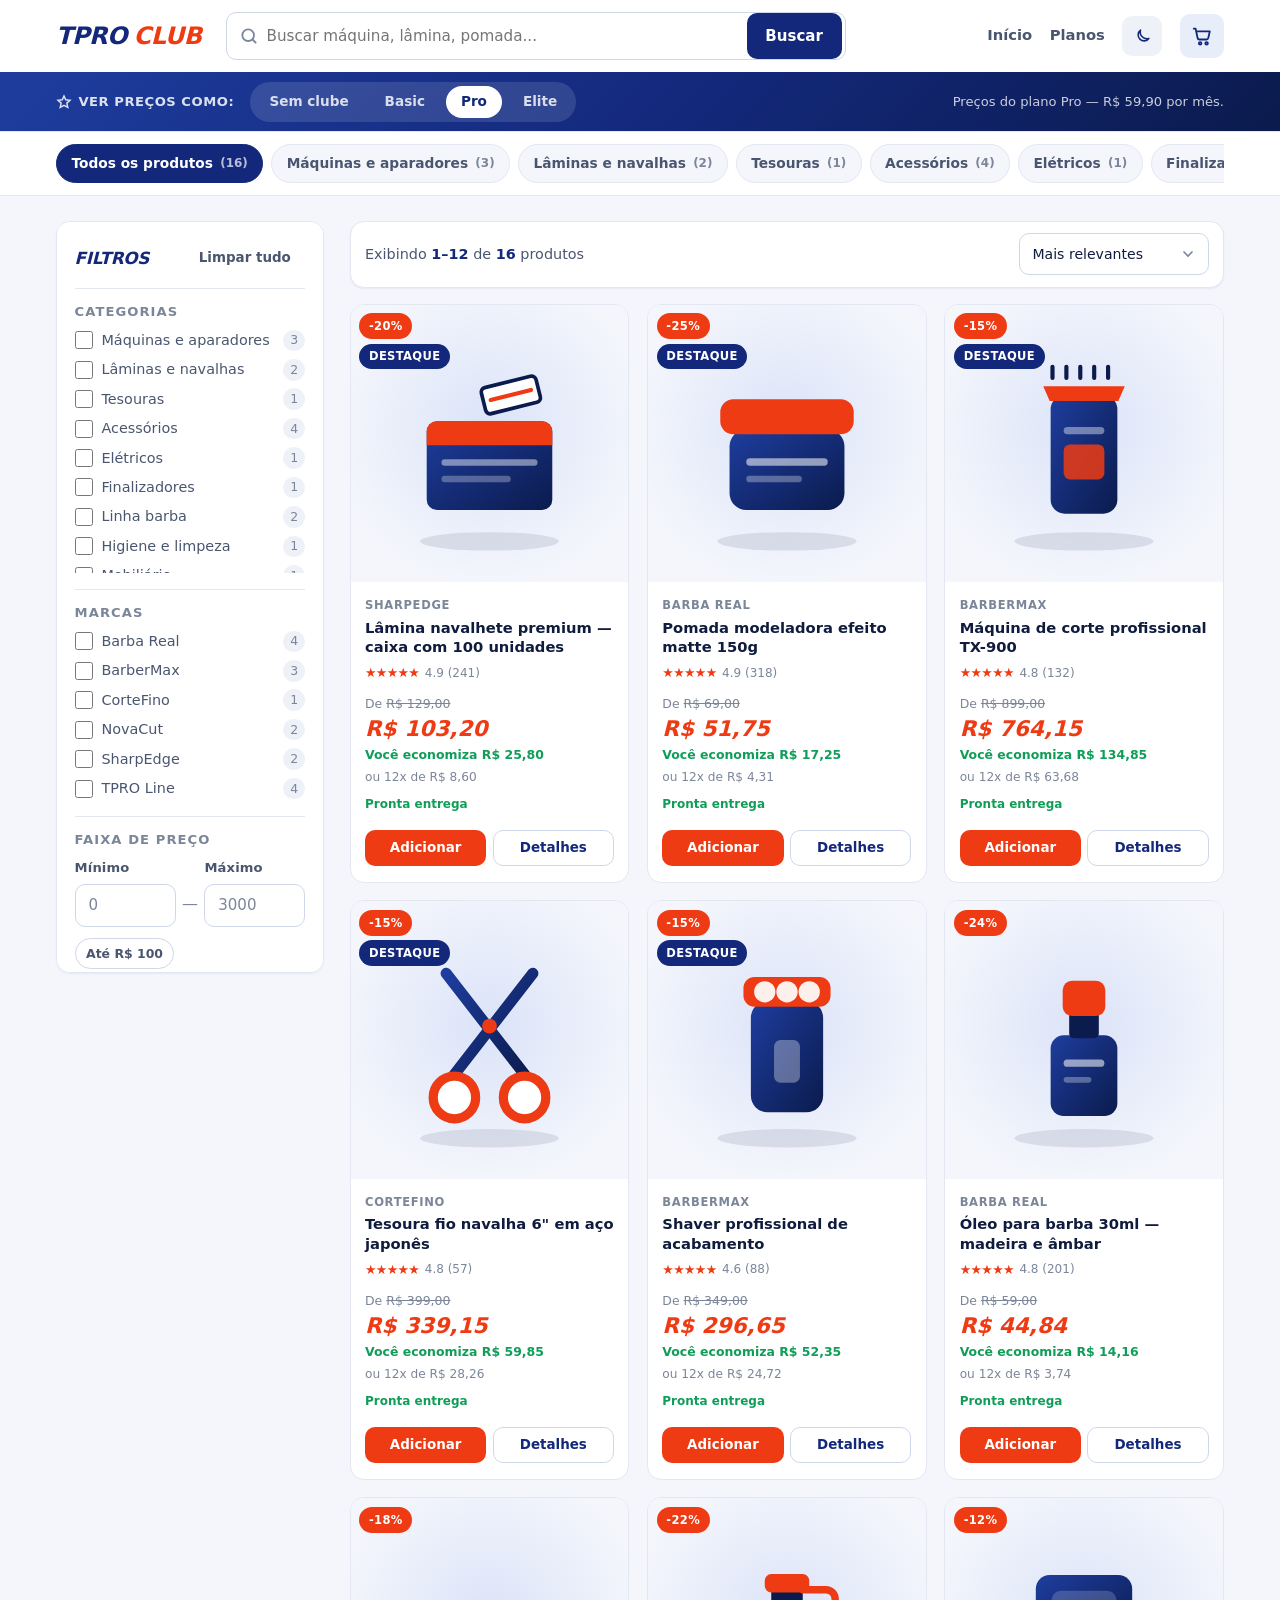
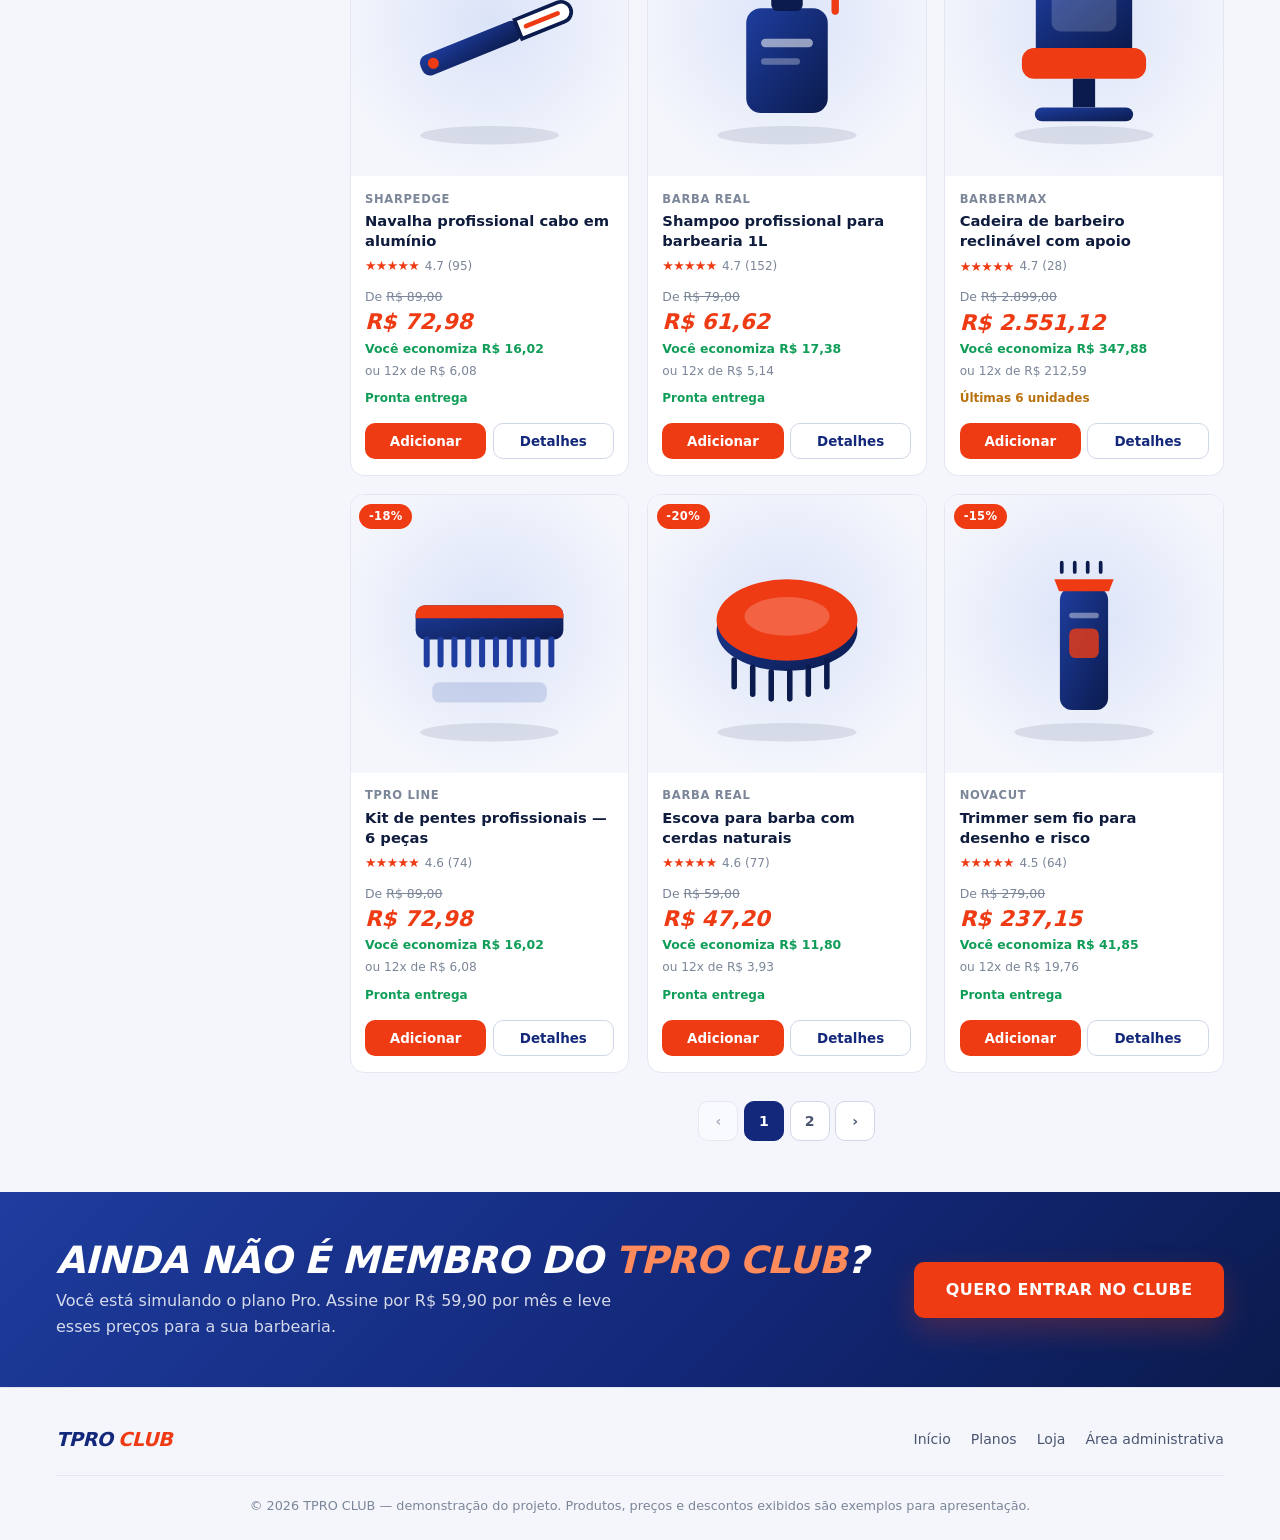
<file: loja.html>
<!DOCTYPE html>
<html lang="pt-BR">
<head>
  <meta charset="UTF-8">
  <meta name="viewport" content="width=device-width, initial-scale=1">

  <title>Loja TPRO CLUB | Preços de distribuidor para sua barbearia</title>
  <meta name="description" content="Catálogo do TPRO CLUB: produtos profissionais de barbearia com preço de distribuidor para membros. Busque por produto, filtre por categoria e compare o preço de cada plano.">
  <meta name="theme-color" content="#13287a">

  <link rel="icon" href="assets/images/favicon-tpro.svg" type="image/svg+xml">
  <link rel="stylesheet" href="theme.css">
  <link rel="stylesheet" href="loja.css">

  <!-- Sem defer de propósito: aplica o tema salvo antes do primeiro desenho -->
  <script src="theme-toggle.js"></script>
  <script src="data.js"></script>
  <script src="loja.js" defer></script>
</head>

<body class="loja">
  <a class="tp-skip-link" href="#catalogo">Ir para o catálogo</a>

  <!-- ==========================================================
       CABEÇALHO COM BUSCA
  =========================================================== -->
  <header class="tp-header shop-header" data-header>
    <div class="tp-container shop-header__inner">
      <a class="tp-logo" href="index.html" aria-label="TPRO CLUB — voltar para a página inicial">
        <span class="tp-logo__t">TPRO</span><span class="tp-logo__c">CLUB</span>
      </a>

      <form class="shop-search" role="search" data-search-form>
        <label class="tp-visually-hidden" for="busca">Buscar produtos</label>
        <svg class="shop-search__icon" viewBox="0 0 24 24" width="20" height="20" fill="none" stroke="currentColor" stroke-width="2.2" stroke-linecap="round" aria-hidden="true">
          <circle cx="11" cy="11" r="7"></circle>
          <path d="M20 20l-3.5-3.5"></path>
        </svg>
        <input class="shop-search__input" type="search" id="busca" name="busca"
               placeholder="Buscar máquina, lâmina, pomada..." autocomplete="off"
               aria-describedby="busca-ajuda" data-search-input>
        <button class="shop-search__clear" type="button" data-search-clear aria-label="Limpar busca" hidden>
          <svg viewBox="0 0 24 24" width="16" height="16" fill="none" stroke="currentColor" stroke-width="2.5" stroke-linecap="round" aria-hidden="true">
            <path d="M6 6l12 12M18 6L6 18"></path>
          </svg>
        </button>
        <button class="shop-search__submit tp-btn tp-btn--blue" type="submit">Buscar</button>
        <p class="tp-visually-hidden" id="busca-ajuda">Os resultados são atualizados conforme você digita.</p>
      </form>

      <nav class="shop-header__actions" aria-label="Ações da loja">
        <a class="tp-header__link shop-header__home" href="index.html">Início</a>
        <a class="tp-header__link shop-header__home" href="index.html#planos">Planos</a>

        <!-- Rótulo e estado deste botão são atualizados por theme-toggle.js -->
        <button class="tp-theme-toggle" type="button" data-theme-toggle
                aria-label="Mudar para o modo escuro" aria-pressed="false">
          <svg class="tp-theme-toggle__moon" viewBox="0 0 24 24" width="19" height="19" fill="none" stroke="currentColor" stroke-width="2" stroke-linecap="round" stroke-linejoin="round" aria-hidden="true">
            <path d="M20 14.5A8.5 8.5 0 0 1 9.5 4a7.5 7.5 0 1 0 10.5 10.5z"></path>
          </svg>
          <svg class="tp-theme-toggle__sun" viewBox="0 0 24 24" width="19" height="19" fill="none" stroke="currentColor" stroke-width="2" stroke-linecap="round" stroke-linejoin="round" aria-hidden="true">
            <circle cx="12" cy="12" r="4.2"></circle>
            <path d="M12 3v2m0 14v2M3 12h2m14 0h2M5.6 5.6l1.4 1.4m9.4 9.4l1.4 1.4m0-12.2l-1.4 1.4M7 15.6l-1.4 1.4"></path>
          </svg>
        </button>

        <button class="shop-cart-btn" type="button" data-open-cart aria-label="Abrir carrinho">
          <svg viewBox="0 0 24 24" width="22" height="22" fill="none" stroke="currentColor" stroke-width="2" stroke-linecap="round" stroke-linejoin="round" aria-hidden="true">
            <path d="M3 4h2l2.2 10.2a2 2 0 0 0 2 1.6h7.6a2 2 0 0 0 2-1.5L20.5 7H7"></path>
            <circle cx="10" cy="20" r="1.4"></circle>
            <circle cx="17" cy="20" r="1.4"></circle>
          </svg>
          <span class="shop-cart-btn__count" data-cart-count hidden>0</span>
        </button>
      </nav>
    </div>

    <!-- Seletor de plano: coração da demonstração de preço -->
    <div class="plan-switch">
      <div class="tp-container plan-switch__inner">
        <p class="plan-switch__label">
          <svg viewBox="0 0 24 24" width="16" height="16" fill="none" stroke="currentColor" stroke-width="2.2" stroke-linecap="round" aria-hidden="true">
            <path d="M12 3l2.6 5.6 6.4.8-4.7 4.3 1.3 6.3L12 17l-5.6 3 1.3-6.3L3 9.4l6.4-.8z"></path>
          </svg>
          Ver preços como:
        </p>
        <div class="plan-switch__options" role="radiogroup" aria-label="Plano usado para calcular os preços" data-plan-switch>
          <!-- Botões gerados por loja.js a partir dos planos cadastrados -->
        </div>
        <p class="plan-switch__hint" data-plan-hint>Escolha um plano para ver o preço de membro em todo o catálogo.</p>
      </div>
    </div>
  </header>

  <main>
    <!-- ==========================================================
         FAIXA DE CATEGORIAS
    =========================================================== -->
    <section class="cat-strip" aria-label="Categorias em destaque">
      <div class="tp-container">
        <ul class="cat-strip__list" data-category-strip>
          <!-- Gerado por loja.js -->
        </ul>
      </div>
    </section>

    <!-- ==========================================================
         CATÁLOGO
    =========================================================== -->
    <div class="tp-container shop-layout" id="catalogo">
      <!-- FILTROS -->
      <aside class="filters" id="filtros" aria-label="Filtros do catálogo" data-filters>
        <div class="filters__head">
          <h2 class="filters__title">Filtros</h2>
          <button class="tp-btn tp-btn--ghost tp-btn--sm" type="button" data-clear-filters>Limpar tudo</button>
          <button class="filters__close tp-btn tp-btn--icon" type="button" data-close-filters aria-label="Fechar filtros">
            <svg viewBox="0 0 24 24" width="20" height="20" fill="none" stroke="currentColor" stroke-width="2.4" stroke-linecap="round" aria-hidden="true">
              <path d="M6 6l12 12M18 6L6 18"></path>
            </svg>
          </button>
        </div>

        <section class="filters__group">
          <h3 class="filters__group-title">Categorias</h3>
          <ul class="filters__list" data-filter-categories>
            <!-- Gerado por loja.js -->
          </ul>
        </section>

        <section class="filters__group">
          <h3 class="filters__group-title">Marcas</h3>
          <ul class="filters__list" data-filter-brands>
            <!-- Gerado por loja.js -->
          </ul>
        </section>

        <section class="filters__group">
          <h3 class="filters__group-title">Faixa de preço</h3>
          <div class="filters__price">
            <div class="tp-field">
              <label class="tp-label" for="preco-min">Mínimo</label>
              <input class="tp-input" type="number" id="preco-min" min="0" step="10" placeholder="0" data-price-min>
            </div>
            <span class="filters__price-sep" aria-hidden="true">—</span>
            <div class="tp-field">
              <label class="tp-label" for="preco-max">Máximo</label>
              <input class="tp-input" type="number" id="preco-max" min="0" step="10" placeholder="3000" data-price-max>
            </div>
          </div>
          <ul class="filters__chips" data-price-presets>
            <li><button class="chip" type="button" data-range="0-10000">Até R$ 100</button></li>
            <li><button class="chip" type="button" data-range="10000-30000">R$ 100 a R$ 300</button></li>
            <li><button class="chip" type="button" data-range="30000-100000">R$ 300 a R$ 1.000</button></li>
            <li><button class="chip" type="button" data-range="100000-0">Acima de R$ 1.000</button></li>
          </ul>
        </section>

        <section class="filters__group">
          <h3 class="filters__group-title">Outros</h3>
          <label class="tp-check">
            <input type="checkbox" data-filter-stock>
            Somente em estoque
          </label>
          <label class="tp-check">
            <input type="checkbox" data-filter-deal>
            Somente com 30% ou mais de desconto
          </label>
        </section>

        <div class="filters__apply">
          <button class="tp-btn tp-btn--red tp-btn--block" type="button" data-close-filters>Ver resultados</button>
        </div>
      </aside>

      <!-- RESULTADOS -->
      <section class="results" aria-label="Resultados do catálogo">
        <div class="results__bar">
          <button class="tp-btn tp-btn--outline results__filter-btn" type="button" data-open-filters>
            <svg viewBox="0 0 24 24" width="18" height="18" fill="none" stroke="currentColor" stroke-width="2.2" stroke-linecap="round" aria-hidden="true">
              <path d="M4 6h16M7 12h10M10 18h4"></path>
            </svg>
            Filtros
            <span class="results__filter-count" data-filter-count hidden>0</span>
          </button>

          <p class="results__count" data-results-count aria-live="polite">Carregando produtos…</p>

          <div class="results__sort tp-field">
            <label class="tp-visually-hidden" for="ordenar">Ordenar por</label>
            <select class="tp-select" id="ordenar" data-sort>
              <option value="relevancia">Mais relevantes</option>
              <option value="desconto">Maior desconto</option>
              <option value="menor-preco">Menor preço</option>
              <option value="maior-preco">Maior preço</option>
              <option value="avaliacao">Melhor avaliados</option>
              <option value="nome">Nome (A–Z)</option>
            </select>
          </div>
        </div>

        <ul class="active-chips" data-active-chips aria-label="Filtros aplicados"></ul>

        <ul class="product-grid" data-product-grid></ul>

        <div class="empty-state" data-empty hidden>
          <svg viewBox="0 0 24 24" width="52" height="52" fill="none" stroke="currentColor" stroke-width="1.6" stroke-linecap="round" aria-hidden="true">
            <circle cx="11" cy="11" r="7"></circle>
            <path d="M20 20l-3.5-3.5M8.5 11h5"></path>
          </svg>
          <h3>Nenhum produto encontrado</h3>
          <p>Tente outro termo de busca ou remova alguns filtros.</p>
          <button class="tp-btn tp-btn--blue" type="button" data-clear-filters>Limpar filtros</button>
        </div>

        <nav class="pagination" data-pagination aria-label="Paginação dos resultados"></nav>
      </section>
    </div>

    <!-- ==========================================================
         CHAMADA DE ASSINATURA
    =========================================================== -->
    <section class="shop-cta">
      <div class="tp-container shop-cta__inner">
        <div>
          <h2 class="shop-cta__title">Ainda não é membro do <span class="tp-text-red">TPRO CLUB</span>?</h2>
          <p class="shop-cta__text" data-cta-text>
            Assine um plano e passe a comprar com preço de distribuidor em todo o catálogo.
          </p>
        </div>
        <a class="tp-btn tp-btn--red tp-btn--lg" href="index.html#planos">Quero entrar no clube</a>
      </div>
    </section>
  </main>

  <!-- ==========================================================
       RODAPÉ
  =========================================================== -->
  <footer class="tp-footer">
    <div class="tp-container">
      <div class="tp-footer__inner">
        <a class="tp-logo tp-logo--sm" href="index.html">
          <span class="tp-logo__t">TPRO</span><span class="tp-logo__c">CLUB</span>
        </a>
        <nav class="tp-footer__links" aria-label="Links do rodapé">
          <a href="index.html">Início</a>
          <a href="index.html#planos">Planos</a>
          <a href="loja.html">Loja</a>
          <a href="admin.html">Área administrativa</a>
        </nav>
      </div>
      <p class="tp-footer__bottom">
        &copy; <span data-current-year>2026</span> TPRO CLUB — demonstração do projeto.
        Produtos, preços e descontos exibidos são exemplos para apresentação.
      </p>
    </div>
  </footer>

  <!-- ==========================================================
       CARRINHO (GAVETA LATERAL)
  =========================================================== -->
  <div class="drawer" data-cart-drawer hidden>
    <div class="drawer__backdrop" data-close-cart></div>
    <aside class="drawer__panel" role="dialog" aria-modal="true" aria-labelledby="cart-title">
      <header class="drawer__head">
        <h2 class="drawer__title" id="cart-title">Meu carrinho</h2>
        <button class="tp-modal__close drawer__close" type="button" data-close-cart aria-label="Fechar carrinho">
          <svg viewBox="0 0 24 24" width="20" height="20" fill="none" stroke="currentColor" stroke-width="2.4" stroke-linecap="round" aria-hidden="true">
            <path d="M6 6l12 12M18 6L6 18"></path>
          </svg>
        </button>
      </header>

      <ul class="cart-list" data-cart-list></ul>

      <p class="cart-empty" data-cart-empty hidden>
        Seu carrinho está vazio. Adicione produtos do catálogo para ver a economia do clube.
      </p>

      <footer class="drawer__foot" data-cart-foot hidden>
        <dl class="cart-summary">
          <div class="cart-summary__row">
            <dt>Preço de balcão</dt>
            <dd data-cart-full>R$ 0,00</dd>
          </div>
          <div class="cart-summary__row cart-summary__row--save">
            <dt>Economia do clube</dt>
            <dd data-cart-savings>− R$ 0,00</dd>
          </div>
          <div class="cart-summary__row cart-summary__row--total">
            <dt>Total <span data-cart-plan-label>Pro</span></dt>
            <dd data-cart-total>R$ 0,00</dd>
          </div>
        </dl>
        <button class="tp-btn tp-btn--red tp-btn--block tp-btn--lg" type="button" data-checkout>Finalizar pedido</button>
        <button class="tp-btn tp-btn--ghost tp-btn--block tp-btn--sm" type="button" data-clear-cart>Esvaziar carrinho</button>
      </footer>
    </aside>
  </div>

  <!-- ==========================================================
       DETALHE DO PRODUTO
  =========================================================== -->
  <div class="tp-modal" data-product-modal hidden>
    <div class="tp-modal__backdrop" data-close-product></div>
    <div class="tp-modal__dialog tp-modal__dialog--wide" role="dialog" aria-modal="true" aria-labelledby="produto-titulo">
      <button class="tp-modal__close" type="button" data-close-product aria-label="Fechar">
        <svg viewBox="0 0 24 24" width="20" height="20" fill="none" stroke="currentColor" stroke-width="2.4" stroke-linecap="round" aria-hidden="true">
          <path d="M6 6l12 12M18 6L6 18"></path>
        </svg>
      </button>

      <div class="pdp">
        <div class="pdp__gallery">
          <div class="pdp__stage">
            <img class="pdp__image" data-pdp-image src="assets/images/sem-imagem.svg" alt="" width="600" height="600">
          </div>
          <ul class="pdp__thumbs" data-pdp-thumbs aria-label="Outras imagens do produto"></ul>
        </div>

        <div class="pdp__info">
          <p class="pdp__eyebrow"><span data-pdp-brand></span> · <span data-pdp-category></span></p>
          <h2 class="pdp__title" id="produto-titulo" data-pdp-name>Produto</h2>

          <p class="pdp__rating">
            <span class="stars" data-pdp-stars aria-hidden="true"></span>
            <span data-pdp-reviews>0 avaliações</span>
            <span class="pdp__sku" data-pdp-sku></span>
          </p>

          <div class="pdp__price">
            <p class="pdp__price-old">Preço de balcão <s data-pdp-old>R$ 0,00</s></p>
            <p class="pdp__price-new"><span class="pdp__price-prefix">Seu preço</span> <strong data-pdp-new>R$ 0,00</strong></p>
            <p class="pdp__price-save" data-pdp-save></p>
            <p class="pdp__installment" data-pdp-installment></p>
          </div>

          <p class="pdp__stock" data-pdp-stock></p>
          <p class="pdp__desc" data-pdp-desc></p>

          <h3 class="pdp__table-title">Quanto custa em cada plano</h3>
          <table class="plan-table">
            <caption class="tp-visually-hidden">Comparação de preço do produto entre os planos do clube</caption>
            <thead>
              <tr><th scope="col">Plano</th><th scope="col">Desconto</th><th scope="col">Preço</th></tr>
            </thead>
            <tbody data-pdp-plans></tbody>
          </table>

          <div class="pdp__actions">
            <div class="qty" role="group" aria-label="Quantidade">
              <button class="qty__btn" type="button" data-pdp-minus aria-label="Diminuir quantidade">−</button>
              <input class="qty__input" type="number" min="1" max="99" value="1" data-pdp-qty aria-label="Quantidade">
              <button class="qty__btn" type="button" data-pdp-plus aria-label="Aumentar quantidade">+</button>
            </div>
            <button class="tp-btn tp-btn--red tp-btn--lg" type="button" data-pdp-add>Adicionar ao carrinho</button>
          </div>
        </div>
      </div>
    </div>
  </div>

  <!-- ==========================================================
       AVISO GENÉRICO (demonstração)
  =========================================================== -->
  <div class="tp-modal" data-notice-modal hidden>
    <div class="tp-modal__backdrop" data-close-notice></div>
    <div class="tp-modal__dialog" role="dialog" aria-modal="true" aria-labelledby="aviso-titulo">
      <button class="tp-modal__close" type="button" data-close-notice aria-label="Fechar">
        <svg viewBox="0 0 24 24" width="20" height="20" fill="none" stroke="currentColor" stroke-width="2.4" stroke-linecap="round" aria-hidden="true">
          <path d="M6 6l12 12M18 6L6 18"></path>
        </svg>
      </button>
      <p class="tp-modal__eyebrow" data-notice-eyebrow>TPRO CLUB</p>
      <h2 class="tp-modal__title" id="aviso-titulo" data-notice-title>Aviso</h2>
      <p class="tp-modal__text" data-notice-text></p>
      <div class="tp-modal__actions">
        <button class="tp-btn tp-btn--blue" type="button" data-close-notice>Entendi</button>
      </div>
    </div>
  </div>

  <div class="tp-toasts" data-toasts aria-live="polite" aria-atomic="false"></div>

  <!-- ==========================================================
       TEMPLATES
  =========================================================== -->
  <template id="tpl-card">
    <li class="product-card">
      <article>
        <a class="product-card__media" href="#" data-card-open>
          <img class="product-card__img" src="" alt="" width="600" height="600" loading="lazy" decoding="async">
          <span class="product-card__flags" data-field="flags"></span>
        </a>
        <div class="product-card__body">
          <p class="product-card__brand" data-field="brand"></p>
          <h3 class="product-card__name">
            <a href="#" data-card-open data-field="name">Produto</a>
          </h3>
          <p class="product-card__rating">
            <span class="stars" data-field="stars" aria-hidden="true"></span>
            <span class="product-card__reviews" data-field="reviews"></span>
          </p>
          <p class="product-card__old">De <s data-field="old">R$ 0,00</s></p>
          <p class="product-card__price" data-field="price">R$ 0,00</p>
          <p class="product-card__save" data-field="save"></p>
          <p class="product-card__installment" data-field="installment"></p>
          <p class="product-card__stock" data-field="stock"></p>
          <div class="product-card__actions">
            <button class="tp-btn tp-btn--red tp-btn--sm product-card__add" type="button" data-card-add>Adicionar</button>
            <button class="tp-btn tp-btn--outline tp-btn--sm" type="button" data-card-open>Detalhes</button>
          </div>
        </div>
      </article>
    </li>
  </template>

  <template id="tpl-cart-item">
    <li class="cart-item">
      <img class="cart-item__img" src="" alt="" width="80" height="80" loading="lazy">
      <div class="cart-item__body">
        <p class="cart-item__name" data-field="name">Produto</p>
        <p class="cart-item__unit" data-field="unit"></p>
        <div class="qty qty--sm" role="group" aria-label="Quantidade">
          <button class="qty__btn" type="button" data-cart-minus aria-label="Diminuir quantidade">−</button>
          <input class="qty__input" type="number" min="1" max="99" value="1" data-cart-qty aria-label="Quantidade">
          <button class="qty__btn" type="button" data-cart-plus aria-label="Aumentar quantidade">+</button>
        </div>
      </div>
      <div class="cart-item__side">
        <p class="cart-item__total" data-field="total">R$ 0,00</p>
        <button class="cart-item__remove" type="button" data-cart-remove aria-label="Remover produto">
          <svg viewBox="0 0 24 24" width="16" height="16" fill="none" stroke="currentColor" stroke-width="2.2" stroke-linecap="round" aria-hidden="true">
            <path d="M5 7h14M10 7V5h4v2M8 7l1 12h6l1-12"></path>
          </svg>
        </button>
      </div>
    </li>
  </template>

  <noscript>
    <div class="tp-container">
      <p class="tp-note tp-note--demo">
        O catálogo do TPRO CLUB usa JavaScript para exibir produtos e preços. Ative o JavaScript no navegador.
      </p>
    </div>
  </noscript>
</body>
</html>
</file>
<file: theme.css>
/* ==========================================================================
   TPRO CLUB — Tema base compartilhado (loja + painel administrativo)

   Identidade visual definida pelo cliente: fundo claro, azul-marinho e
   vermelho. Este arquivo concentra tokens, reset e componentes que se
   repetem entre as páginas. Cada página tem, além dele, o seu próprio CSS.

   Sumário
   01. Tokens (:root)
   01b. Tema escuro (tokens invertidos)
   02. Reset e base
   03. Tipografia e utilitários
   04. Botões
   05. Formulários
   06. Selos, tags e avisos
   07. Cabeçalho e rodapé
   08. Modal e toast
   09. Interruptor de tema
   10. Ajustes de celular
   11. Redução de movimento
   ========================================================================== */


/* ==========================================================================
   01. TOKENS
   ALTERAR AQUI para ajustar toda a identidade visual das páginas novas.
   ========================================================================== */
:root {
  /* Marca */
  --tp-blue: #13287a;
  --tp-blue-dark: #0b1b4d;
  --tp-blue-mid: #1e3d9e;
  --tp-blue-soft: #e8edfa;
  --tp-red: #ee3b14;
  --tp-red-dark: #c42d0c;
  --tp-red-soft: #fdeee8;

  /* Superfícies
     --tp-surface é o fundo de todo card, campo, modal e painel. É este token
     que o tema escuro troca — por isso nenhum arquivo deve escrever #fff
     direto num fundo de card. */
  --tp-bg: #ffffff;
  --tp-bg-soft: #f4f6fc;
  --tp-bg-mute: #eef1f8;
  --tp-surface: #ffffff;
  --tp-header-bg: rgba(255, 255, 255, 0.96);

  /* Texto */
  --tp-text: #0f1c3d;
  --tp-text-soft: #4a5670;
  --tp-muted: #7b8699;

  /* Bordas */
  --tp-border: #e2e7f2;
  --tp-border-strong: #cfd7e8;

  /* Estados */
  --tp-success: #0f9d58;
  --tp-success-soft: #e6f6ee;
  --tp-warning: #b8710d;
  --tp-warning-soft: #fdf2e0;

  /* Gradientes */
  --tp-gradient-blue: linear-gradient(135deg, #1e3d9e 0%, #13287a 55%, #0b1b4d 100%);
  --tp-gradient-red: linear-gradient(135deg, #ff5a2c 0%, #ee3b14 55%, #c42d0c 100%);
  --tp-gradient-soft: linear-gradient(180deg, var(--tp-bg) 0%, var(--tp-bg-soft) 100%);

  /* Sombras */
  --tp-shadow-xs: 0 1px 2px rgba(15, 28, 61, 0.06);
  --tp-shadow-sm: 0 2px 10px rgba(15, 28, 61, 0.07);
  --tp-shadow-md: 0 10px 30px rgba(15, 28, 61, 0.1);
  --tp-shadow-lg: 0 24px 60px rgba(15, 28, 61, 0.16);
  --tp-shadow-blue: 0 12px 30px rgba(19, 40, 122, 0.22);
  --tp-shadow-red: 0 12px 30px rgba(238, 59, 20, 0.25);

  /* Raios */
  --tp-radius-xs: 6px;
  --tp-radius-sm: 10px;
  --tp-radius-md: 14px;
  --tp-radius-lg: 20px;
  --tp-radius-pill: 999px;

  /* Layout */
  --tp-container: 1240px;
  --tp-header-h: 72px;

  /* Tipografia */
  --tp-font: "Segoe UI", system-ui, -apple-system, "Helvetica Neue", Arial, sans-serif;
  --tp-font-display: "Segoe UI Black", "Arial Black", "Segoe UI", system-ui, Arial, sans-serif;

  /* Movimento */
  --tp-ease: cubic-bezier(0.22, 0.61, 0.36, 1);
  --tp-t-fast: 150ms var(--tp-ease);
  --tp-t: 250ms var(--tp-ease);

  /* Alterna qual ícone do botão de tema aparece, sem repetir seletor */
  --tp-icon-sun: none;
  --tp-icon-moon: block;

  color-scheme: light;
}


/* ==========================================================================
   01b. TEMA ESCURO

   Só tokens são trocados — nenhum componente tem regra própria de tema.
   O azul-marinho continua sendo a cor de estrutura, mas clareado, porque
   #13287a sobre fundo escuro perde legibilidade. O laranja da marca
   (--tp-red) não muda: é o ponto de contraste nos dois temas.

   `data-theme` é escrito no <html> por theme-toggle.js:
     data-theme="dark"  → escuro sempre
     data-theme="light" → claro sempre
     sem atributo       → segue o sistema (media query abaixo)
   ========================================================================== */
@media (prefers-color-scheme: dark) {
  :root:not([data-theme="light"]) {
    --tp-blue: #7f9bff;
    --tp-blue-dark: #0d1730;
    --tp-blue-mid: #98b0ff;
    --tp-blue-soft: #1c2647;

    --tp-bg: #0b1020;
    --tp-bg-soft: #0f1527;
    --tp-bg-mute: #1a2138;
    --tp-surface: #141b2e;
    --tp-header-bg: rgba(11, 16, 32, 0.94);

    --tp-text: #e9edf8;
    --tp-text-soft: #b3bdd4;
    --tp-muted: #8391ae;

    --tp-border: #26304a;
    --tp-border-strong: #38445f;

    --tp-red-soft: #37170f;
    --tp-success: #35c07d;
    --tp-success-soft: #10301f;
    --tp-warning: #e5a13a;
    --tp-warning-soft: #34260d;

    --tp-shadow-xs: 0 1px 2px rgba(0, 0, 0, 0.4);
    --tp-shadow-sm: 0 2px 10px rgba(0, 0, 0, 0.45);
    --tp-shadow-md: 0 10px 30px rgba(0, 0, 0, 0.5);
    --tp-shadow-lg: 0 24px 60px rgba(0, 0, 0, 0.6);
    --tp-shadow-blue: 0 12px 30px rgba(0, 0, 0, 0.45);
    --tp-shadow-red: 0 12px 30px rgba(238, 59, 20, 0.3);

    --tp-gradient-blue: linear-gradient(135deg, #1b2b58 0%, #16224a 55%, #0d1730 100%);

    --tp-icon-sun: block;
    --tp-icon-moon: none;

    color-scheme: dark;
  }
}

/* Escolha explícita do usuário: vale mesmo contra a preferência do sistema.
   Duplicado de propósito — CSS não tem como reaproveitar um bloco de tokens. */
:root[data-theme="dark"] {
  --tp-blue: #7f9bff;
  --tp-blue-dark: #0d1730;
  --tp-blue-mid: #98b0ff;
  --tp-blue-soft: #1c2647;

  --tp-bg: #0b1020;
  --tp-bg-soft: #0f1527;
  --tp-bg-mute: #1a2138;
  --tp-surface: #141b2e;
  --tp-header-bg: rgba(11, 16, 32, 0.94);

  --tp-text: #e9edf8;
  --tp-text-soft: #b3bdd4;
  --tp-muted: #8391ae;

  --tp-border: #26304a;
  --tp-border-strong: #38445f;

  --tp-red-soft: #37170f;
  --tp-success: #35c07d;
  --tp-success-soft: #10301f;
  --tp-warning: #e5a13a;
  --tp-warning-soft: #34260d;

  --tp-shadow-xs: 0 1px 2px rgba(0, 0, 0, 0.4);
  --tp-shadow-sm: 0 2px 10px rgba(0, 0, 0, 0.45);
  --tp-shadow-md: 0 10px 30px rgba(0, 0, 0, 0.5);
  --tp-shadow-lg: 0 24px 60px rgba(0, 0, 0, 0.6);
  --tp-shadow-blue: 0 12px 30px rgba(0, 0, 0, 0.45);
  --tp-shadow-red: 0 12px 30px rgba(238, 59, 20, 0.3);

  --tp-gradient-blue: linear-gradient(135deg, #1b2b58 0%, #16224a 55%, #0d1730 100%);

  --tp-icon-sun: block;
  --tp-icon-moon: none;

  color-scheme: dark;
}


/* ==========================================================================
   02. RESET E BASE
   ========================================================================== */
*,
*::before,
*::after {
  box-sizing: border-box;
}

* {
  margin: 0;
  padding: 0;
}

html {
  scroll-behavior: smooth;
  scroll-padding-top: calc(var(--tp-header-h) + 16px);
  -webkit-text-size-adjust: 100%;
}

body {
  min-height: 100dvh;
  background: var(--tp-bg);
  color: var(--tp-text);
  font-family: var(--tp-font);
  font-size: 1rem;
  line-height: 1.6;
  overflow-x: clip;
  -webkit-font-smoothing: antialiased;
}

/* Trava a rolagem do fundo enquanto menu, filtros, carrinho ou modal estão
   abertos. O <html> precisa entrar na regra: como ele tem `overflow-x: clip`,
   o navegador não propaga mais o overflow do <body> para a janela, e só o
   `body { overflow: hidden }` deixaria a página rolar atrás do painel. */
body.is-locked,
html:has(body.is-locked) {
  overflow: hidden;
}

/* O atributo hidden precisa vencer os display: flex/grid dos componentes.
   Sem isto, contadores zerados e estados vazios continuam aparecendo. */
[hidden] {
  display: none !important;
}

img,
svg {
  display: block;
  max-width: 100%;
}

img {
  height: auto;
}

button,
input,
select,
textarea {
  font: inherit;
  color: inherit;
}

button {
  background: none;
  border: 0;
  cursor: pointer;
}

ul,
ol {
  list-style: none;
}

a {
  color: inherit;
  text-decoration: none;
}

table {
  border-collapse: collapse;
  width: 100%;
}

:focus-visible {
  outline: 3px solid rgba(30, 61, 158, 0.45);
  outline-offset: 2px;
  border-radius: 4px;
}

::selection {
  background: color-mix(in srgb, var(--tp-blue) 28%, transparent);
}


/* ==========================================================================
   03. TIPOGRAFIA E UTILITÁRIOS
   ========================================================================== */
h1,
h2,
h3,
h4 {
  font-family: var(--tp-font-display);
  font-weight: 900;
  line-height: 1.1;
  letter-spacing: -0.015em;
}

h1 {
  font-size: clamp(1.9rem, 1.2rem + 3vw, 3.3rem);
}

h2 {
  font-size: clamp(1.5rem, 1.1rem + 1.8vw, 2.35rem);
}

h3 {
  font-size: clamp(1.05rem, 0.95rem + 0.5vw, 1.3rem);
}

p {
  text-wrap: pretty;
}

.tp-container {
  width: 100%;
  max-width: var(--tp-container);
  margin-inline: auto;
  padding-inline: clamp(1rem, 3.5vw, 2.25rem);
}

.tp-text-blue {
  color: var(--tp-blue);
}

.tp-text-red {
  color: var(--tp-red);
}

.tp-italic {
  font-style: italic;
}

/* Título de seção no estilo da referência: itálico, caixa alta e réguas laterais */
.tp-section-title {
  display: flex;
  align-items: center;
  justify-content: center;
  gap: 1rem;
  margin-bottom: 1.75rem;
  color: var(--tp-blue);
  font-style: italic;
  text-transform: uppercase;
  text-align: center;
}

.tp-section-title::before,
.tp-section-title::after {
  content: "";
  flex: 1;
  max-width: 140px;
  height: 2px;
  background: linear-gradient(90deg, transparent, var(--tp-red));
}

.tp-section-title::after {
  background: linear-gradient(90deg, var(--tp-red), transparent);
}

.tp-visually-hidden {
  position: absolute;
  width: 1px;
  height: 1px;
  margin: -1px;
  padding: 0;
  overflow: hidden;
  clip-path: inset(50%);
  white-space: nowrap;
  border: 0;
}

.tp-skip-link {
  position: absolute;
  top: 0;
  left: 50%;
  z-index: 200;
  transform: translate(-50%, -140%);
  padding: 0.75rem 1.25rem;
  background: var(--tp-red);
  color: #fff;
  font-weight: 700;
  border-radius: 0 0 var(--tp-radius-sm) var(--tp-radius-sm);
  transition: transform var(--tp-t-fast);
}

.tp-skip-link:focus-visible {
  transform: translate(-50%, 0);
}

/* Logotipo TPRO CLUB reproduzido em texto (sem dependência de fonte externa) */
.tp-logo {
  display: inline-flex;
  align-items: center;
  gap: 0.4ch;
  font-family: var(--tp-font-display);
  font-style: italic;
  font-weight: 900;
  font-size: 1.5rem;
  letter-spacing: -0.02em;
  line-height: 1;
  white-space: nowrap;
}

.tp-logo__t {
  color: var(--tp-blue);
}

.tp-logo__c {
  color: var(--tp-red);
}

.tp-logo--sm {
  font-size: 1.2rem;
}

.tp-logo--lg {
  font-size: clamp(1.7rem, 1.2rem + 1.6vw, 2.4rem);
}

.tp-logo--light .tp-logo__t {
  color: #fff;
}

.tp-logo--light .tp-logo__c {
  color: #ff8a5c;
}


/* ==========================================================================
   04. BOTÕES
   ========================================================================== */
.tp-btn {
  display: inline-flex;
  align-items: center;
  justify-content: center;
  gap: 0.5rem;
  min-height: 44px;
  padding: 0.6rem 1.3rem;
  border: 1.5px solid transparent;
  border-radius: var(--tp-radius-sm);
  font-size: 0.94rem;
  font-weight: 700;
  text-align: center;
  transition: transform var(--tp-t-fast), background-color var(--tp-t-fast),
    border-color var(--tp-t-fast), box-shadow var(--tp-t-fast), color var(--tp-t-fast);
}

.tp-btn:hover:not(:disabled) {
  transform: translateY(-1px);
}

.tp-btn:active:not(:disabled) {
  transform: translateY(0);
}

.tp-btn:disabled {
  opacity: 0.5;
  cursor: not-allowed;
}

.tp-btn--red {
  background: var(--tp-red);
  color: #fff;
  box-shadow: var(--tp-shadow-red);
}

.tp-btn--red:hover:not(:disabled) {
  background: var(--tp-red-dark);
}

.tp-btn--blue {
  background: var(--tp-blue);
  color: #fff;
  box-shadow: var(--tp-shadow-blue);
}

.tp-btn--blue:hover:not(:disabled) {
  background: var(--tp-blue-dark);
}

.tp-btn--outline {
  border-color: var(--tp-border-strong);
  background: var(--tp-surface);
  color: var(--tp-blue);
}

.tp-btn--outline:hover:not(:disabled) {
  border-color: var(--tp-blue);
  background: var(--tp-blue-soft);
}

.tp-btn--outline-red {
  border-color: rgba(238, 59, 20, 0.4);
  background: var(--tp-surface);
  color: var(--tp-red);
}

.tp-btn--outline-red:hover:not(:disabled) {
  border-color: var(--tp-red);
  background: var(--tp-red-soft);
}

.tp-btn--ghost {
  color: var(--tp-text-soft);
  background: transparent;
}

.tp-btn--ghost:hover:not(:disabled) {
  background: var(--tp-bg-mute);
  color: var(--tp-blue);
}

.tp-btn--lg {
  min-height: 54px;
  padding: 0.9rem 1.9rem;
  font-size: 1rem;
  text-transform: uppercase;
  letter-spacing: 0.03em;
}

.tp-btn--sm {
  min-height: 36px;
  padding: 0.35rem 0.85rem;
  font-size: 0.84rem;
}

.tp-btn--block {
  width: 100%;
}

.tp-btn--icon {
  min-height: 40px;
  width: 40px;
  padding: 0;
  border-radius: var(--tp-radius-sm);
}


/* ==========================================================================
   05. FORMULÁRIOS
   ========================================================================== */
.tp-field {
  display: flex;
  flex-direction: column;
  gap: 0.35rem;
}

.tp-label {
  font-size: 0.82rem;
  font-weight: 700;
  color: var(--tp-text-soft);
  letter-spacing: 0.01em;
}

.tp-input,
.tp-select,
.tp-textarea {
  width: 100%;
  min-height: 44px;
  padding: 0.55rem 0.8rem;
  background: var(--tp-surface);
  border: 1.5px solid var(--tp-border-strong);
  border-radius: var(--tp-radius-sm);
  color: var(--tp-text);
  font-size: 0.94rem;
  transition: border-color var(--tp-t-fast), box-shadow var(--tp-t-fast);
}

.tp-textarea {
  min-height: 96px;
  resize: vertical;
  line-height: 1.55;
}

.tp-select {
  appearance: none;
  background-image: url("data:image/svg+xml,%3Csvg xmlns='http://www.w3.org/2000/svg' viewBox='0 0 24 24' fill='none' stroke='%237b8699' stroke-width='2.5' stroke-linecap='round'%3E%3Cpath d='M6 9l6 6 6-6'/%3E%3C/svg%3E");
  background-repeat: no-repeat;
  background-position: right 0.7rem center;
  background-size: 16px;
  padding-right: 2.2rem;
  cursor: pointer;
}

.tp-input:focus,
.tp-select:focus,
.tp-textarea:focus {
  outline: none;
  border-color: var(--tp-blue-mid);
  box-shadow: 0 0 0 3px rgba(30, 61, 158, 0.15);
}

.tp-input::placeholder,
.tp-textarea::placeholder {
  color: var(--tp-muted);
}

.tp-input[aria-invalid="true"],
.tp-select[aria-invalid="true"] {
  border-color: var(--tp-red);
  box-shadow: 0 0 0 3px rgba(238, 59, 20, 0.12);
}

.tp-hint {
  font-size: 0.78rem;
  color: var(--tp-muted);
}

.tp-error {
  font-size: 0.78rem;
  color: var(--tp-red);
  font-weight: 600;
  min-height: 1rem;
}

.tp-check {
  display: flex;
  align-items: center;
  gap: 0.55rem;
  cursor: pointer;
  font-size: 0.9rem;
  color: var(--tp-text-soft);
  user-select: none;
}

.tp-check input {
  width: 18px;
  height: 18px;
  accent-color: var(--tp-blue);
  cursor: pointer;
  flex-shrink: 0;
}

/* Interruptor usado no painel para ativar/desativar produtos */
.tp-switch {
  display: inline-flex;
  align-items: center;
  gap: 0.6rem;
  cursor: pointer;
  font-size: 0.88rem;
  color: var(--tp-text-soft);
}

.tp-switch input {
  position: absolute;
  opacity: 0;
  width: 0;
  height: 0;
}

.tp-switch__track {
  position: relative;
  width: 42px;
  height: 24px;
  background: var(--tp-border-strong);
  border-radius: var(--tp-radius-pill);
  transition: background-color var(--tp-t-fast);
  flex-shrink: 0;
}

.tp-switch__track::after {
  content: "";
  position: absolute;
  top: 3px;
  left: 3px;
  width: 18px;
  height: 18px;
  background: #fff; /* botão do interruptor: branco nos dois temas, sobre trilho colorido */
  border-radius: 50%;
  box-shadow: var(--tp-shadow-xs);
  transition: transform var(--tp-t-fast);
}

.tp-switch input:checked + .tp-switch__track {
  background: var(--tp-success);
}

.tp-switch input:checked + .tp-switch__track::after {
  transform: translateX(18px);
}

.tp-switch input:focus-visible + .tp-switch__track {
  outline: 3px solid rgba(30, 61, 158, 0.45);
  outline-offset: 2px;
}


/* ==========================================================================
   06. SELOS, TAGS E AVISOS
   ========================================================================== */
.tp-badge {
  display: inline-flex;
  align-items: center;
  gap: 0.3rem;
  padding: 0.22rem 0.6rem;
  border-radius: var(--tp-radius-pill);
  font-size: 0.72rem;
  font-weight: 800;
  letter-spacing: 0.03em;
  text-transform: uppercase;
  white-space: nowrap;
}

.tp-badge--red {
  background: var(--tp-red);
  color: #fff;
}

.tp-badge--blue {
  background: var(--tp-blue);
  color: #fff;
}

.tp-badge--soft {
  background: var(--tp-blue-soft);
  color: var(--tp-blue);
}

.tp-badge--success {
  background: var(--tp-success-soft);
  color: var(--tp-success);
}

.tp-badge--warning {
  background: var(--tp-warning-soft);
  color: var(--tp-warning);
}

.tp-badge--muted {
  background: var(--tp-bg-mute);
  color: var(--tp-muted);
}

.tp-note {
  padding: 0.7rem 0.9rem;
  background: var(--tp-blue-soft);
  border-left: 3px solid var(--tp-blue);
  border-radius: 0 var(--tp-radius-sm) var(--tp-radius-sm) 0;
  color: var(--tp-text-soft);
  font-size: 0.85rem;
}

.tp-note--demo {
  background: var(--tp-warning-soft);
  border-left-color: var(--tp-warning);
  color: color-mix(in srgb, var(--tp-warning) 70%, var(--tp-text));
}


/* ==========================================================================
   07. CABEÇALHO E RODAPÉ
   ========================================================================== */
.tp-header {
  position: sticky;
  top: 0;
  z-index: 100;
  background: var(--tp-header-bg);
  backdrop-filter: blur(10px);
  border-bottom: 1px solid var(--tp-border);
  transition: box-shadow var(--tp-t);
}

.tp-header.is-scrolled {
  box-shadow: var(--tp-shadow-sm);
}

.tp-header__inner {
  display: flex;
  align-items: center;
  gap: clamp(0.75rem, 2vw, 1.75rem);
  min-height: var(--tp-header-h);
}

.tp-header__nav {
  display: flex;
  align-items: center;
  gap: 1.25rem;
  margin-left: auto;
}

.tp-header__link {
  font-size: 0.92rem;
  font-weight: 600;
  color: var(--tp-text-soft);
  padding: 0.4rem 0;
  border-bottom: 2px solid transparent;
  transition: color var(--tp-t-fast), border-color var(--tp-t-fast);
}

.tp-header__link:hover,
.tp-header__link.is-active {
  color: var(--tp-blue);
  border-bottom-color: var(--tp-red);
}

.tp-footer {
  margin-top: auto;
  padding-block: 2.5rem 1.5rem;
  background: var(--tp-bg-soft);
  border-top: 1px solid var(--tp-border);
}

.tp-footer__inner {
  display: flex;
  flex-wrap: wrap;
  align-items: center;
  justify-content: space-between;
  gap: 1rem;
}

.tp-footer__links {
  display: flex;
  flex-wrap: wrap;
  gap: 1.25rem;
  font-size: 0.88rem;
  color: var(--tp-text-soft);
}

.tp-footer__links a:hover,
.tp-footer__links button:hover {
  color: var(--tp-red);
}

.tp-footer__bottom {
  margin-top: 1.5rem;
  padding-top: 1.25rem;
  border-top: 1px solid var(--tp-border);
  font-size: 0.8rem;
  color: var(--tp-muted);
  text-align: center;
}


/* ==========================================================================
   08. MODAL E TOAST
   ========================================================================== */
.tp-modal {
  position: fixed;
  inset: 0;
  z-index: 300;
  display: grid;
  place-items: center;
  padding: clamp(0.75rem, 3vw, 2rem);
}

.tp-modal[hidden] {
  display: none;
}

.tp-modal__backdrop {
  position: absolute;
  inset: 0;
  background: rgba(11, 27, 77, 0.55);
  backdrop-filter: blur(3px);
}

.tp-modal__dialog {
  position: relative;
  width: min(560px, 100%);
  max-height: min(90dvh, 900px);
  overflow-y: auto;
  padding: clamp(1.5rem, 1rem + 2vw, 2.25rem);
  background: var(--tp-surface);
  border-radius: var(--tp-radius-lg);
  box-shadow: var(--tp-shadow-lg);
  animation: tp-pop 220ms var(--tp-ease);
}

.tp-modal__dialog--wide {
  width: min(920px, 100%);
}

@keyframes tp-pop {
  from {
    opacity: 0;
    transform: translateY(14px) scale(0.98);
  }
}

.tp-modal__close {
  position: absolute;
  top: 0.9rem;
  right: 0.9rem;
  display: grid;
  place-items: center;
  width: 36px;
  height: 36px;
  border-radius: 50%;
  color: var(--tp-muted);
  background: var(--tp-bg-mute);
  transition: background-color var(--tp-t-fast), color var(--tp-t-fast);
}

.tp-modal__close:hover {
  background: var(--tp-red-soft);
  color: var(--tp-red);
}

.tp-modal__eyebrow {
  font-size: 0.76rem;
  font-weight: 800;
  letter-spacing: 0.14em;
  text-transform: uppercase;
  color: var(--tp-red);
}

.tp-modal__title {
  margin: 0.4rem 0 0.75rem;
  padding-right: 2.5rem;
  color: var(--tp-blue);
}

.tp-modal__text {
  color: var(--tp-text-soft);
  font-size: 0.95rem;
}

.tp-modal__actions {
  display: flex;
  flex-wrap: wrap;
  gap: 0.6rem;
  margin-top: 1.5rem;
}

/* Avisos flutuantes de confirmação */
.tp-toasts {
  position: fixed;
  right: 1rem;
  bottom: 1rem;
  z-index: 400;
  display: flex;
  flex-direction: column;
  gap: 0.6rem;
  width: min(340px, calc(100vw - 2rem));
  pointer-events: none;
}

.tp-toast {
  display: flex;
  align-items: flex-start;
  gap: 0.6rem;
  padding: 0.8rem 1rem;
  background: var(--tp-surface);
  border: 1px solid var(--tp-border);
  border-left: 4px solid var(--tp-blue);
  border-radius: var(--tp-radius-sm);
  box-shadow: var(--tp-shadow-md);
  font-size: 0.88rem;
  animation: tp-slide-in 240ms var(--tp-ease);
  pointer-events: auto;
}

.tp-toast--success {
  border-left-color: var(--tp-success);
}

.tp-toast--error {
  border-left-color: var(--tp-red);
}

.tp-toast.is-leaving {
  animation: tp-slide-out 200ms var(--tp-ease) forwards;
}

@keyframes tp-slide-in {
  from {
    opacity: 0;
    transform: translateX(20px);
  }
}

@keyframes tp-slide-out {
  to {
    opacity: 0;
    transform: translateX(20px);
  }
}


/* ==========================================================================
   09. INTERRUPTOR DE TEMA
   Botão presente no cabeçalho das três páginas. Os dois ícones ficam no HTML
   e o CSS mostra apenas o do tema oposto (o destino do clique), usando os
   tokens --tp-icon-sun / --tp-icon-moon definidos junto com as cores.
   ========================================================================== */
.tp-theme-toggle {
  display: grid;
  place-items: center;
  width: 40px;
  height: 40px;
  flex-shrink: 0;
  border-radius: var(--tp-radius-sm);
  color: var(--tp-blue);
  background: var(--tp-bg-mute);
  transition: background-color var(--tp-t-fast), color var(--tp-t-fast);
}

.tp-theme-toggle:hover {
  background: var(--tp-blue-soft);
}

.tp-theme-toggle__sun {
  display: var(--tp-icon-sun);
}

.tp-theme-toggle__moon {
  display: var(--tp-icon-moon);
}

/* Sobre fundo azul (barra lateral do painel) o botão inverte o contraste */
.tp-theme-toggle--on-blue {
  color: rgba(255, 255, 255, 0.85);
  background: rgba(255, 255, 255, 0.12);
}

.tp-theme-toggle--on-blue:hover {
  color: #fff;
  background: rgba(255, 255, 255, 0.2);
}


/* ==========================================================================
   10. AJUSTES DE CELULAR

   Correções que valem para as três páginas. Os ajustes de layout de cada
   página continuam no CSS dela — aqui ficam só os problemas de base.
   ========================================================================== */

/* Nome de produto comprido ou URL colada num campo não pode empurrar o
   layout para fora da tela. */
body {
  overflow-wrap: break-word;
}

/* Painéis deslizantes (menu, filtros, carrinho) precisam rolar sozinhos:
   em tela baixa o conteúdo passa da altura da janela e ficava inacessível. */
.home-nav,
.filters,
.side,
.drawer__panel {
  overscroll-behavior: contain;
}

@media (max-width: 900px) {
  .home-nav,
  .filters,
  .side {
    overflow-y: auto;
    -webkit-overflow-scrolling: touch;
  }
}

/* Painel fechado fica estacionado fora da tela com translateX. Sendo
   `position: fixed`, o clip do <body> não o alcança: ele esticava a área de
   rolagem e o navegador do celular passava a calcular a "tela" pela largura
   do conteúdo, não pela do aparelho — o modal de termos, por exemplo, era
   posicionado fora do visor e ficava inalcançável.

   Vale só até 960px, faixa em que esses painéis existem: no desktop o <html>
   fica intocado. `overflow-y: auto` é obrigatório junto do clip — com um eixo
   em `clip` e o outro em `visible`, o `visible` viraria `hidden` e a página
   pararia de rolar. */
@media (max-width: 960px) {
  html {
    overflow-x: clip;
    overflow-y: auto;
  }
}

@media (max-width: 640px) {
  :root {
    --tp-header-h: 60px;
  }

  /* O Safari do iPhone dá zoom automático em campo com fonte abaixo de 16px.
     Fixar 16px aqui evita a página "saltar" ao tocar num input. */
  .tp-input,
  .tp-select,
  .tp-textarea {
    font-size: 16px;
  }

  /* Modal vira folha colada na base da tela: mais área útil e o polegar
     alcança os botões. */
  .tp-modal {
    padding: 0;
    place-items: end stretch;
  }

  .tp-modal__dialog {
    width: 100%;
    max-height: 92dvh;
    padding: 1.25rem 1rem 1.5rem;
    border-radius: var(--tp-radius-lg) var(--tp-radius-lg) 0 0;
  }

  .tp-modal__actions .tp-btn {
    flex: 1;
  }

  /* Avisos flutuantes ocupam a largura da tela em vez de um cartão estreito */
  .tp-toasts {
    right: 0.5rem;
    left: 0.5rem;
    bottom: 0.5rem;
    width: auto;
  }

  .tp-footer__inner {
    justify-content: flex-start;
  }
}

/* Em tela muito estreita o par de botões lado a lado quebra a linha */
@media (max-width: 400px) {
  .tp-btn--lg {
    width: 100%;
  }

  .tp-logo {
    font-size: 1.3rem;
  }
}

/* No toque não existe hover: o "levantar" do botão fica preso depois do
   clique e parece um estado travado. */
@media (hover: none) {
  .tp-btn:hover:not(:disabled) {
    transform: none;
  }
}


/* ==========================================================================
   11. REDUÇÃO DE MOVIMENTO
   ========================================================================== */
@media (prefers-reduced-motion: reduce) {
  html {
    scroll-behavior: auto;
  }

  *,
  *::before,
  *::after {
    animation-duration: 0.01ms !important;
    animation-iteration-count: 1 !important;
    transition-duration: 0.01ms !important;
  }
}
</file>
<file: home.css>
/* ==========================================================================
   TPRO CLUB — Página inicial
   Estrutura baseada na referência aprovada pelo cliente.
   Depende de theme.css para tokens e componentes base.

   Sumário
   01. Cabeçalho e menu
   02. Hero
   03. Faixa de benefícios
   04. Seções genéricas
   05. Como funciona
   06. Vitrine de preços
   07. Planos e simulador
   08. Depoimentos
   09. História
   10. FAQ
   11. Chamada final e rodapé
   12. Responsividade
   ========================================================================== */

body.home {
  background: var(--tp-bg);
}


/* ==========================================================================
   01. CABEÇALHO E MENU
   ========================================================================== */
.home-header__inner {
  display: flex;
  align-items: center;
  gap: 1rem;
  min-height: var(--tp-header-h);
}

.home-nav {
  display: flex;
  align-items: center;
  gap: clamp(1rem, 2.5vw, 2.25rem);
  margin-left: auto;
}

.home-nav__list {
  display: flex;
  align-items: center;
  gap: clamp(1rem, 2vw, 1.9rem);
}

.home-nav__cta {
  box-shadow: none;
  padding-inline: 1.5rem;
}

.nav-toggle {
  display: none;
  width: 44px;
  height: 44px;
  margin-left: auto;
  border-radius: var(--tp-radius-sm);
  color: var(--tp-blue);
}

.nav-toggle__bars,
.nav-toggle__bars::before,
.nav-toggle__bars::after {
  display: block;
  width: 22px;
  height: 2.5px;
  margin-inline: auto;
  background: currentColor;
  border-radius: 2px;
  transition: transform var(--tp-t), opacity var(--tp-t-fast);
}

.nav-toggle__bars::before,
.nav-toggle__bars::after {
  content: "";
  position: relative;
}

.nav-toggle__bars::before {
  top: -7px;
}

.nav-toggle__bars::after {
  top: 4.5px;
}

.nav-toggle[aria-expanded="true"] .nav-toggle__bars {
  background: transparent;
}

.nav-toggle[aria-expanded="true"] .nav-toggle__bars::before {
  transform: translateY(7px) rotate(45deg);
}

.nav-toggle[aria-expanded="true"] .nav-toggle__bars::after {
  transform: translateY(-4.5px) rotate(-45deg);
}

.nav-overlay {
  position: fixed;
  inset: 0;
  z-index: 90;
  background: rgba(11, 27, 77, 0.45);
}


/* ==========================================================================
   02. HERO
   ========================================================================== */
.hero {
  position: relative;
  padding-top: clamp(1.5rem, 1rem + 3vw, 3.5rem);
  padding-bottom: clamp(3rem, 2rem + 4vw, 4.5rem);
  background: linear-gradient(180deg, var(--tp-bg) 0%, var(--tp-bg-mute) 62%, var(--tp-bg) 100%);
  overflow: hidden;
}

.hero__inner {
  display: grid;
  grid-template-columns: minmax(0, 1.05fr) minmax(0, 1fr);
  align-items: center;
  gap: clamp(1.5rem, 3vw, 3rem);
}

.hero__title {
  font-size: clamp(1.9rem, 1.1rem + 3.4vw, 3.5rem);
  font-style: italic;
  text-transform: uppercase;
  line-height: 1.05;
}

.hero__title-line {
  display: block;
}

.hero__title-line--blue {
  color: var(--tp-blue);
}

.hero__title-line--red {
  color: var(--tp-red);
}

/* Régua vermelha abaixo do título, como na referência */
.hero__rule {
  display: block;
  width: 190px;
  height: 3px;
  margin: 1.1rem 0 1.25rem;
  background: linear-gradient(90deg, var(--tp-red), rgba(238, 59, 20, 0));
}

.hero__text {
  color: var(--tp-text-soft);
  font-size: clamp(1rem, 0.95rem + 0.35vw, 1.18rem);
  line-height: 1.6;
}

.hero__actions {
  display: flex;
  flex-wrap: wrap;
  gap: 0.7rem;
  margin-top: 1.75rem;
}

.hero__proof {
  display: flex;
  flex-wrap: wrap;
  gap: clamp(1rem, 3vw, 2.5rem);
  margin-top: 2rem;
  padding-top: 1.5rem;
  border-top: 1px solid var(--tp-border);
}

.hero__proof li {
  display: flex;
  flex-direction: column;
}

.hero__proof strong {
  font-family: var(--tp-font-display);
  font-size: 1.3rem;
  font-style: italic;
  color: var(--tp-blue);
  line-height: 1.1;
}

.hero__proof span {
  font-size: 0.82rem;
  color: var(--tp-muted);
}

.hero__visual {
  position: relative;
}

.hero__image {
  width: 100%;
  height: auto;
  border-radius: var(--tp-radius-lg);
}

/* Card de economia flutuante — alimentado pelo plano selecionado */
.save-card {
  position: absolute;
  left: -10px;
  bottom: 18px;
  width: min(270px, 78%);
  padding: 1rem 1.1rem;
  background: var(--tp-surface);
  border: 1px solid var(--tp-border);
  border-radius: var(--tp-radius-md);
  box-shadow: var(--tp-shadow-lg);
}

.save-card__tag {
  display: flex;
  align-items: center;
  gap: 0.4rem;
  font-size: 0.72rem;
  font-weight: 800;
  letter-spacing: 0.06em;
  text-transform: uppercase;
  color: var(--tp-muted);
}

.save-card__tag strong {
  color: var(--tp-red);
}

.save-card__dot {
  width: 7px;
  height: 7px;
  border-radius: 50%;
  background: var(--tp-red);
  box-shadow: 0 0 0 3px rgba(238, 59, 20, 0.18);
}

.save-card__name {
  margin: 0.5rem 0 0.6rem;
  font-family: var(--tp-font);
  font-size: 0.9rem;
  font-weight: 600;
  line-height: 1.35;
  letter-spacing: 0;
  color: var(--tp-text);
}

.save-card__old {
  font-size: 0.8rem;
  color: var(--tp-muted);
}

.save-card__new {
  font-family: var(--tp-font-display);
  font-size: 1.75rem;
  font-style: italic;
  font-weight: 900;
  line-height: 1.1;
  color: var(--tp-red);
}

.save-card__save {
  margin-top: 0.2rem;
  font-size: 0.8rem;
  color: var(--tp-success);
}

.save-card__save strong {
  font-weight: 800;
}


/* ==========================================================================
   03. FAIXA DE BENEFÍCIOS
   ========================================================================== */
.benefits {
  display: grid;
  grid-template-columns: repeat(3, minmax(0, 1fr));
  gap: 0;
  margin-top: clamp(1.5rem, 3vw, 2.75rem);
  padding: clamp(1rem, 2vw, 1.5rem);
  background: var(--tp-surface);
  border: 1px solid var(--tp-border);
  border-radius: var(--tp-radius-lg);
  box-shadow: var(--tp-shadow-md);
}

.benefits__item {
  display: flex;
  align-items: center;
  gap: 0.9rem;
  padding-inline: clamp(0.5rem, 2vw, 1.5rem);
}

.benefits__item + .benefits__item {
  border-left: 1px solid var(--tp-border);
}

.benefits__icon {
  display: grid;
  place-items: center;
  width: 52px;
  height: 52px;
  flex-shrink: 0;
  border-radius: var(--tp-radius-md);
  background: var(--tp-blue-soft);
  color: var(--tp-blue);
}

.benefits__title {
  font-size: 1rem;
  font-style: italic;
  text-transform: uppercase;
  color: var(--tp-blue);
}

.benefits__text {
  font-size: 0.86rem;
  color: var(--tp-text-soft);
  line-height: 1.4;
}


/* ==========================================================================
   04. SEÇÕES GENÉRICAS
   ========================================================================== */
.section {
  padding-block: clamp(2.75rem, 2rem + 4vw, 5rem);
}

.section--soft {
  background: var(--tp-bg-soft);
  border-block: 1px solid var(--tp-border);
}

.section__lead {
  max-width: 62ch;
  margin: -0.75rem auto 1.75rem;
  color: var(--tp-text-soft);
  font-size: 0.94rem;
  text-align: center;
}

.section__note {
  margin-top: 1.5rem;
  color: var(--tp-muted);
  font-size: 0.84rem;
  text-align: center;
}

.section__link {
  color: var(--tp-red);
  font-weight: 700;
  white-space: nowrap;
}

.section__link:hover {
  text-decoration: underline;
}


/* ==========================================================================
   05. COMO FUNCIONA
   ========================================================================== */
.how {
  display: flex;
  align-items: stretch;
  justify-content: center;
  gap: 0.75rem;
  padding: clamp(1rem, 2vw, 1.5rem);
  background: var(--tp-surface);
  border: 1px solid var(--tp-border);
  border-radius: var(--tp-radius-lg);
  box-shadow: var(--tp-shadow-sm);
}

.how__step {
  display: flex;
  align-items: center;
  gap: 0.85rem;
  flex: 1;
  max-width: 300px;
  padding: 0.75rem 1rem;
}

.how__number {
  display: grid;
  place-items: center;
  width: 46px;
  height: 46px;
  flex-shrink: 0;
  background: var(--tp-blue);
  color: #fff;
  border-radius: 50%;
  font-family: var(--tp-font-display);
  font-size: 1.05rem;
  font-weight: 900;
  font-style: italic;
}

.how__text {
  font-size: 0.94rem;
  line-height: 1.4;
  color: var(--tp-text-soft);
}

.how__text strong {
  display: block;
  font-size: 1.02rem;
  color: var(--tp-blue);
}

.how__arrow {
  display: grid;
  place-items: center;
  color: var(--tp-border-strong);
}


/* ==========================================================================
   06. VITRINE DE PREÇOS
   ========================================================================== */
.level-tabs {
  display: flex;
  justify-content: center;
  gap: 0.35rem;
  width: fit-content;
  margin: 0 auto 1.75rem;
  padding: 0.3rem;
  background: var(--tp-bg-mute);
  border-radius: var(--tp-radius-pill);
}

.level-tab {
  padding: 0.4rem 1.15rem;
  border-radius: var(--tp-radius-pill);
  color: var(--tp-text-soft);
  font-size: 0.88rem;
  font-weight: 700;
  white-space: nowrap;
  transition: background-color var(--tp-t-fast), color var(--tp-t-fast);
}

.level-tab:hover {
  color: var(--tp-blue);
}

.level-tab[aria-selected="true"] {
  background: var(--tp-blue);
  color: #fff;
  box-shadow: var(--tp-shadow-sm);
}

.showcase {
  display: grid;
  grid-template-columns: repeat(auto-fit, minmax(230px, 1fr));
  gap: clamp(0.75rem, 1.5vw, 1.25rem);
}

.show-card {
  display: flex;
  flex-direction: column;
  align-items: center;
  padding: 1.1rem 1rem 1.25rem;
  background: var(--tp-surface);
  border: 1px solid var(--tp-border);
  border-radius: var(--tp-radius-lg);
  box-shadow: var(--tp-shadow-sm);
  text-align: center;
  transition: transform var(--tp-t), box-shadow var(--tp-t);
}

.show-card:hover {
  transform: translateY(-4px);
  box-shadow: var(--tp-shadow-md);
}

.show-card__media {
  position: relative;
  width: 100%;
  margin-bottom: 0.85rem;
}

.show-card__media img {
  width: 100%;
  aspect-ratio: 1 / 1;
  object-fit: cover;
  border-radius: var(--tp-radius-md);
  background: var(--tp-bg-soft);
}

.show-card__off {
  position: absolute;
  top: 0.5rem;
  left: 0.5rem;
}

.show-card__name {
  font-size: 0.92rem;
  font-weight: 600;
  line-height: 1.35;
  min-height: 2.7em;
}

.show-card__old {
  margin-top: 0.6rem;
  font-size: 0.86rem;
  color: var(--tp-muted);
}

.show-card__old s {
  color: var(--tp-blue);
  font-weight: 700;
}

.show-card__new {
  display: flex;
  align-items: baseline;
  gap: 0.35rem;
  font-size: 0.9rem;
  font-weight: 700;
  color: var(--tp-blue);
}

.show-card__new strong {
  font-family: var(--tp-font-display);
  font-size: 1.7rem;
  font-style: italic;
  font-weight: 900;
  color: var(--tp-red);
  line-height: 1.1;
}

.show-card__cta {
  margin-top: 0.9rem;
  width: 100%;
}


/* ==========================================================================
   07. PLANOS E SIMULADOR
   ========================================================================== */
.plans {
  display: grid;
  grid-template-columns: repeat(auto-fit, minmax(266px, 1fr));
  gap: clamp(0.85rem, 1.6vw, 1.35rem);
  align-items: start;
}

.plan {
  display: flex;
  flex-direction: column;
  padding: 1.5rem 1.4rem;
  background: var(--tp-surface);
  border: 1.5px solid var(--tp-border);
  border-radius: var(--tp-radius-lg);
  box-shadow: var(--tp-shadow-sm);
  text-align: center;
  transition: transform var(--tp-t), box-shadow var(--tp-t);
}

.plan:hover {
  transform: translateY(-4px);
  box-shadow: var(--tp-shadow-md);
}

.plan--featured {
  border-color: var(--tp-red);
  box-shadow: var(--tp-shadow-md);
}

.plan__head {
  position: relative;
  margin: -1.5rem -1.4rem 1.1rem;
  padding: 0.9rem 1.4rem;
  border-radius: var(--tp-radius-lg) var(--tp-radius-lg) 0 0;
  background: var(--tp-bg-soft);
  border-bottom: 1px solid var(--tp-border);
}

.plan--featured .plan__head {
  background: var(--tp-blue);
  border-bottom-color: var(--tp-blue);
}

.plan__name {
  font-size: 1.5rem;
  font-style: italic;
  text-transform: uppercase;
  color: var(--tp-blue);
}

.plan--featured .plan__name {
  color: #fff;
}

.plan__flag {
  position: absolute;
  top: 0.55rem;
  right: 0.6rem;
  max-width: 88px;
  padding: 0.2rem 0.5rem;
  background: var(--tp-red);
  color: #fff;
  border-radius: var(--tp-radius-xs);
  font-size: 0.62rem;
  font-weight: 800;
  line-height: 1.15;
  letter-spacing: 0.02em;
  text-transform: uppercase;
}

.plan__flag[hidden] {
  display: none;
}

.plan__price {
  display: flex;
  align-items: baseline;
  justify-content: center;
  color: var(--tp-blue);
  font-family: var(--tp-font-display);
  font-style: italic;
  font-weight: 900;
}

.plan--featured .plan__price {
  color: var(--tp-red);
}

.plan__amount {
  font-size: clamp(2.2rem, 1.8rem + 1.5vw, 2.9rem);
  line-height: 1;
}

.plan__cents {
  font-size: 1.2rem;
  align-self: flex-start;
  margin-top: 0.35rem;
}

.plan__period {
  font-family: var(--tp-font);
  font-size: 0.86rem;
  font-style: normal;
  font-weight: 600;
  color: var(--tp-muted);
}

.plan__tagline {
  margin-top: 0.55rem;
  padding-top: 0.75rem;
  border-top: 1px solid var(--tp-border);
  font-size: 0.9rem;
  color: var(--tp-text-soft);
}

.plan__discount {
  margin-top: 0.5rem;
  font-size: 0.86rem;
  font-weight: 800;
  color: var(--tp-red);
}

.plan__benefits {
  display: flex;
  flex-direction: column;
  gap: 0.4rem;
  margin: 1rem 0 1.25rem;
  text-align: left;
}

.plan__benefits li {
  position: relative;
  padding-left: 1.5rem;
  font-size: 0.86rem;
  color: var(--tp-text-soft);
  line-height: 1.45;
}

.plan__benefits li::before {
  content: "";
  position: absolute;
  left: 0;
  top: 0.35em;
  width: 14px;
  height: 8px;
  border-left: 2.5px solid var(--tp-red);
  border-bottom: 2.5px solid var(--tp-red);
  transform: rotate(-45deg);
}

.plan__cta {
  margin-top: auto;
  width: 100%;
}

.plan__temp {
  margin-top: 0.6rem;
  font-size: 0.72rem;
  color: var(--tp-muted);
}

/* Simulador */
.sim {
  display: grid;
  grid-template-columns: minmax(0, 1.15fr) minmax(0, 1fr);
  gap: clamp(1.25rem, 3vw, 2.5rem);
  align-items: center;
  margin-top: clamp(2rem, 4vw, 3rem);
  padding: clamp(1.25rem, 2.5vw, 2rem);
  background: var(--tp-bg-soft);
  border: 1px solid var(--tp-border);
  border-radius: var(--tp-radius-lg);
}

.sim__title {
  font-size: clamp(1.1rem, 1rem + 0.6vw, 1.4rem);
  font-style: italic;
  text-transform: uppercase;
  color: var(--tp-blue);
}

.sim__text {
  margin: 0.5rem 0 1.25rem;
  color: var(--tp-text-soft);
  font-size: 0.92rem;
}

.sim__range {
  width: 100%;
  height: 26px;
  margin-top: 0.4rem;
  appearance: none;
  background: none;
  cursor: pointer;
}

.sim__range::-webkit-slider-runnable-track {
  height: 6px;
  border-radius: 3px;
  background: var(--tp-border-strong);
}

.sim__range::-moz-range-track {
  height: 6px;
  border-radius: 3px;
  background: var(--tp-border-strong);
}

.sim__range::-webkit-slider-thumb {
  appearance: none;
  width: 22px;
  height: 22px;
  margin-top: -8px;
  border-radius: 50%;
  background: var(--tp-red);
  border: 3px solid #fff;
  box-shadow: var(--tp-shadow-sm);
}

.sim__range::-moz-range-thumb {
  width: 22px;
  height: 22px;
  border-radius: 50%;
  background: var(--tp-red);
  border: 3px solid #fff;
  box-shadow: var(--tp-shadow-sm);
}

.sim__scale {
  display: flex;
  justify-content: space-between;
  font-size: 0.75rem;
  color: var(--tp-muted);
}

.sim__output {
  display: inline-block;
  margin-top: 0.5rem;
  font-family: var(--tp-font-display);
  font-size: 1.2rem;
  font-style: italic;
  font-weight: 900;
  color: var(--tp-blue);
}

.sim__results {
  display: flex;
  flex-direction: column;
  gap: 0.6rem;
}

.sim-result {
  display: grid;
  grid-template-columns: 74px 1fr;
  align-items: center;
  gap: 0.75rem;
  padding: 0.75rem 0.95rem;
  background: var(--tp-surface);
  border: 1px solid var(--tp-border);
  border-radius: var(--tp-radius-md);
}

.sim-result--featured {
  border-color: var(--tp-red);
}

.sim-result__plan {
  padding: 0.25rem 0;
  background: var(--tp-blue-soft);
  border-radius: var(--tp-radius-pill);
  color: var(--tp-blue);
  font-size: 0.78rem;
  font-weight: 800;
  text-align: center;
  text-transform: uppercase;
}

.sim-result--featured .sim-result__plan {
  background: var(--tp-red);
  color: #fff;
}

.sim-result__value {
  grid-column: 2;
  font-family: var(--tp-font-display);
  font-size: 1.3rem;
  font-style: italic;
  font-weight: 900;
  color: var(--tp-red);
  line-height: 1.1;
}

.sim-result__label {
  grid-column: 2;
  font-size: 0.78rem;
  color: var(--tp-muted);
}


/* ==========================================================================
   08. DEPOIMENTOS
   ========================================================================== */
.quotes {
  display: grid;
  grid-template-columns: repeat(auto-fit, minmax(280px, 1fr));
  gap: clamp(0.85rem, 1.6vw, 1.25rem);
}

.quote {
  display: flex;
  flex-direction: column;
  gap: 0.7rem;
  padding: 1.4rem;
  background: var(--tp-surface);
  border: 1px solid var(--tp-border);
  border-radius: var(--tp-radius-lg);
  box-shadow: var(--tp-shadow-sm);
}

.quote__stars {
  color: var(--tp-red);
  letter-spacing: 0.1em;
}

.quote__text {
  flex: 1;
  color: var(--tp-text-soft);
  font-size: 0.94rem;
  line-height: 1.6;
}

.quote__author {
  display: flex;
  align-items: center;
  gap: 0.7rem;
  padding-top: 0.85rem;
  border-top: 1px solid var(--tp-border);
}

.quote__avatar {
  display: grid;
  place-items: center;
  width: 42px;
  height: 42px;
  flex-shrink: 0;
  border-radius: 50%;
  background: var(--tp-blue);
  color: #fff;
  font-family: var(--tp-font-display);
  font-size: 0.9rem;
  font-weight: 900;
  font-style: italic;
}

.quote__author strong {
  display: block;
  font-size: 0.92rem;
  color: var(--tp-text);
}

.quote__author small {
  font-size: 0.8rem;
  color: var(--tp-muted);
}


/* ==========================================================================
   09. HISTÓRIA
   ========================================================================== */
.story {
  display: grid;
  grid-template-columns: minmax(0, 1.4fr) minmax(0, 1fr);
  gap: clamp(1.5rem, 3vw, 3rem);
  align-items: start;
}

.story__title {
  font-size: clamp(1.4rem, 1.1rem + 1.4vw, 2.1rem);
  font-style: italic;
  text-transform: uppercase;
  color: var(--tp-blue);
}

.story__lead {
  margin: 0.9rem 0 1.75rem;
  color: var(--tp-text-soft);
  font-size: 1rem;
}

.timeline {
  display: flex;
  flex-direction: column;
  gap: 1.4rem;
  padding-left: 1.6rem;
  border-left: 2px solid var(--tp-border);
}

.timeline__item {
  position: relative;
}

.timeline__item::before {
  content: "";
  position: absolute;
  left: calc(-1.6rem - 7px);
  top: 6px;
  width: 12px;
  height: 12px;
  border-radius: 50%;
  background: var(--tp-red);
  box-shadow: 0 0 0 4px rgba(238, 59, 20, 0.14);
}

.timeline__year {
  display: inline-block;
  margin-bottom: 0.25rem;
  font-family: var(--tp-font-display);
  font-size: 0.9rem;
  font-style: italic;
  font-weight: 900;
  color: var(--tp-red);
}

.timeline__head {
  font-size: 1.02rem;
  color: var(--tp-blue);
}

.timeline__item p {
  margin-top: 0.3rem;
  color: var(--tp-text-soft);
  font-size: 0.92rem;
}

.story__stat {
  position: sticky;
  top: calc(var(--tp-header-h) + 20px);
  display: grid;
  gap: 0.3rem;
  padding: 1.75rem 1.5rem;
  background: var(--tp-gradient-blue);
  border-radius: var(--tp-radius-lg);
  color: #fff;
  text-align: center;
  box-shadow: var(--tp-shadow-md);
}

.story__stat strong {
  font-family: var(--tp-font-display);
  font-size: clamp(2.2rem, 1.8rem + 1.6vw, 3rem);
  font-style: italic;
  font-weight: 900;
  line-height: 1;
}

.story__stat span {
  font-size: 0.9rem;
  color: rgba(255, 255, 255, 0.85);
}

.story__stat p {
  margin-top: 0.75rem;
  padding-top: 0.75rem;
  border-top: 1px solid rgba(255, 255, 255, 0.2);
  font-size: 0.82rem;
  color: rgba(255, 255, 255, 0.72);
}


/* ==========================================================================
   10. FAQ
   ========================================================================== */
.accordion {
  display: flex;
  flex-direction: column;
  gap: 0.5rem;
}

.accordion__item {
  background: var(--tp-surface);
  border: 1px solid var(--tp-border);
  border-radius: var(--tp-radius-md);
  overflow: hidden;
}

.accordion__trigger {
  display: flex;
  align-items: center;
  justify-content: space-between;
  gap: 1rem;
  width: 100%;
  padding: 1rem 1.1rem;
  font-size: 0.98rem;
  font-weight: 600;
  text-align: left;
  color: var(--tp-text);
  transition: color var(--tp-t-fast);
}

.accordion__trigger:hover {
  color: var(--tp-blue);
}

.accordion__icon {
  position: relative;
  width: 20px;
  height: 20px;
  flex-shrink: 0;
}

.accordion__icon::before,
.accordion__icon::after {
  content: "";
  position: absolute;
  top: 50%;
  left: 50%;
  width: 13px;
  height: 2.5px;
  background: var(--tp-red);
  border-radius: 2px;
  transform: translate(-50%, -50%);
  transition: transform var(--tp-t);
}

.accordion__icon::after {
  transform: translate(-50%, -50%) rotate(90deg);
}

.accordion__trigger[aria-expanded="true"] .accordion__icon::after {
  transform: translate(-50%, -50%) rotate(0);
}

.accordion__panel {
  padding: 0 1.1rem 1.1rem;
  color: var(--tp-text-soft);
  font-size: 0.92rem;
}


/* ==========================================================================
   11. CHAMADA FINAL E RODAPÉ
   ========================================================================== */
.final {
  padding-block: clamp(2.5rem, 2rem + 3vw, 4rem);
  text-align: center;
}

.final__title {
  justify-content: center;
}

.final__text {
  max-width: 60ch;
  margin: 0 auto 1.75rem;
  color: var(--tp-text-soft);
  font-size: 1.02rem;
}

.link-btn {
  color: inherit;
  font: inherit;
}

.foot-data {
  display: flex;
  flex-wrap: wrap;
  gap: 0.5rem 2rem;
  margin-top: 1.5rem;
  padding-top: 1.25rem;
  border-top: 1px solid var(--tp-border);
  font-size: 0.82rem;
  color: var(--tp-muted);
}

.foot-data span {
  display: block;
  font-weight: 800;
  text-transform: uppercase;
  letter-spacing: 0.06em;
  font-size: 0.7rem;
  color: var(--tp-text-soft);
}

.tp-modal__text--strong {
  margin-top: 0.75rem;
  padding: 0.6rem 0.8rem;
  background: var(--tp-bg-soft);
  border-left: 3px solid var(--tp-red);
  border-radius: 0 var(--tp-radius-sm) var(--tp-radius-sm) 0;
  font-weight: 600;
  color: var(--tp-text);
}

.tp-modal__text--strong:empty {
  display: none;
}


/* ==========================================================================
   12. RESPONSIVIDADE
   ========================================================================== */
@media (max-width: 1000px) {
  .hero__inner {
    grid-template-columns: minmax(0, 1fr);
  }

  .hero__visual {
    order: -1;
    max-width: 520px;
    margin-inline: auto;
  }

  .save-card {
    left: 0;
  }

  .story {
    grid-template-columns: minmax(0, 1fr);
  }

  .story__stat {
    position: static;
  }

  .sim {
    grid-template-columns: minmax(0, 1fr);
  }
}

@media (max-width: 900px) {
  .nav-toggle {
    display: grid;
    place-items: center;
    margin-left: 0; /* quem empurra o par de botões para a direita é o tema */
  }

  .home-header__inner .tp-theme-toggle {
    margin-left: auto;
  }

  .home-nav {
    position: fixed;
    top: 0;
    right: 0;
    z-index: 95;
    flex-direction: column;
    align-items: stretch;
    justify-content: flex-start;
    gap: 0.5rem;
    width: min(300px, 84vw);
    height: 100dvh;
    padding: calc(var(--tp-header-h) + 1rem) 1.25rem 1.5rem;
    background: var(--tp-surface);
    box-shadow: var(--tp-shadow-lg);
    transform: translateX(102%);
    transition: transform var(--tp-t);
  }

  .home-nav.is-open {
    transform: none;
  }

  .home-nav__list {
    flex-direction: column;
    align-items: stretch;
    gap: 0;
  }

  .home-nav__list .tp-header__link {
    display: block;
    padding: 0.85rem 0;
    border-bottom: 1px solid var(--tp-border);
  }

  .home-nav__cta {
    margin-top: 1rem;
  }

  .benefits {
    grid-template-columns: minmax(0, 1fr);
    gap: 0.25rem;
  }

  .benefits__item + .benefits__item {
    border-left: 0;
    border-top: 1px solid var(--tp-border);
    padding-top: 0.85rem;
  }

  .how {
    flex-direction: column;
    align-items: stretch;
  }

  .how__step {
    max-width: none;
  }

  .how__arrow {
    transform: rotate(90deg);
  }
}

@media (max-width: 560px) {
  .hero__proof {
    gap: 1rem;
  }

  .save-card {
    position: static;
    width: 100%;
    margin-top: 0.75rem;
    box-shadow: var(--tp-shadow-sm);
  }

  .showcase {
    grid-template-columns: repeat(auto-fit, minmax(150px, 1fr));
  }

  .show-card {
    padding: 0.85rem 0.75rem 1rem;
  }

  .tp-section-title::before,
  .tp-section-title::after {
    max-width: 30px;
  }
}
</file>
<file: admin.css>
/* ==========================================================================
   TPRO CLUB — Painel administrativo
   Depende de theme.css para tokens e componentes base.

   Sumário
   01. Entrada (login demonstrativo)
   02. Estrutura (barra lateral + conteúdo)
   03. Topo
   04. Indicadores e painéis
   05. Tabela de produtos
   06. Categorias e planos
   07. Ficha do produto
   08. Responsividade
   ========================================================================== */

body.admin {
  background: var(--tp-bg-soft);
}


/* ==========================================================================
   01. ENTRADA
   ========================================================================== */
.login {
  display: grid;
  place-items: center;
  min-height: 100dvh;
  padding: 1.25rem;
  background: var(--tp-gradient-blue);
}

.login[hidden] {
  display: none;
}

.login__card {
  display: flex;
  flex-direction: column;
  gap: 0.85rem;
  width: min(420px, 100%);
  padding: clamp(1.5rem, 1rem + 2vw, 2.4rem);
  background: var(--tp-surface);
  border-radius: var(--tp-radius-lg);
  box-shadow: var(--tp-shadow-lg);
}

.login__logo {
  align-self: center;
}

.login__title {
  font-size: 1.35rem;
  font-style: italic;
  text-transform: uppercase;
  color: var(--tp-blue);
  text-align: center;
}

.login__text {
  margin-top: -0.5rem;
  margin-bottom: 0.4rem;
  color: var(--tp-text-soft);
  font-size: 0.9rem;
  text-align: center;
}

.login__demo {
  margin-top: 0.3rem;
  font-size: 0.8rem;
}

.login__demo code {
  padding: 0.05rem 0.35rem;
  background: color-mix(in srgb, var(--tp-text) 12%, transparent);
  border-radius: var(--tp-radius-xs);
  font-weight: 700;
}


/* ==========================================================================
   02. ESTRUTURA
   ========================================================================== */
.admin-shell {
  display: grid;
  grid-template-columns: 244px minmax(0, 1fr);
  min-height: 100dvh;
}

.admin-shell[hidden] {
  display: none;
}

.side {
  position: sticky;
  top: 0;
  display: flex;
  flex-direction: column;
  height: 100dvh;
  padding: 1rem 0.85rem;
  background: var(--tp-blue-dark);
  color: rgba(255, 255, 255, 0.8);
}

.side__head {
  display: flex;
  align-items: center;
  gap: 0.5rem;
  padding: 0.35rem 0.4rem 1rem;
  border-bottom: 1px solid rgba(255, 255, 255, 0.12);
}

.side__head .tp-logo__t {
  color: #fff;
}

.side__head .tp-logo__c {
  color: #ff8a5c;
}

.side__close {
  display: none;
  margin-left: auto;
  color: rgba(255, 255, 255, 0.75);
}

.side__nav {
  display: flex;
  flex-direction: column;
  gap: 0.2rem;
  padding-top: 0.85rem;
}

.side__link {
  display: flex;
  align-items: center;
  gap: 0.6rem;
  padding: 0.6rem 0.7rem;
  border-radius: var(--tp-radius-sm);
  color: rgba(255, 255, 255, 0.72);
  font-size: 0.9rem;
  font-weight: 600;
  text-align: left;
  transition: background-color var(--tp-t-fast), color var(--tp-t-fast);
}

.side__link:hover {
  background: rgba(255, 255, 255, 0.09);
  color: #fff;
}

.side__link.is-active {
  background: var(--tp-red);
  color: #fff;
}

.side__badge {
  margin-left: auto;
  padding: 0.05rem 0.45rem;
  background: rgba(255, 255, 255, 0.18);
  border-radius: var(--tp-radius-pill);
  font-size: 0.72rem;
  font-weight: 800;
}

.side__foot {
  display: flex;
  flex-direction: column;
  gap: 0.4rem;
  margin-top: auto;
  padding-top: 1rem;
  border-top: 1px solid rgba(255, 255, 255, 0.12);
}

.side__foot .tp-btn--outline {
  background: transparent;
  border-color: rgba(255, 255, 255, 0.28);
  color: #fff;
}

.side__foot .tp-btn--outline:hover {
  background: rgba(255, 255, 255, 0.12);
  border-color: #fff;
}

.side__foot .tp-btn--ghost {
  color: rgba(255, 255, 255, 0.7);
}

.side__foot .tp-btn--ghost:hover {
  background: rgba(255, 255, 255, 0.1);
  color: #fff;
}

.side__overlay {
  position: fixed;
  inset: 0;
  z-index: 90;
  background: rgba(11, 27, 77, 0.5);
}

.side__overlay[hidden] {
  display: none;
}

.admin-main {
  display: flex;
  flex-direction: column;
  min-width: 0;
}

.admin-content {
  flex: 1;
  padding: clamp(1rem, 2vw, 1.75rem);
}

.view[hidden] {
  display: none;
}


/* ==========================================================================
   03. TOPO
   ========================================================================== */
.topbar {
  position: sticky;
  top: 0;
  z-index: 60;
  display: flex;
  align-items: center;
  gap: 0.85rem;
  padding: 0.85rem clamp(1rem, 2vw, 1.75rem);
  background: var(--tp-header-bg);
  backdrop-filter: blur(8px);
  border-bottom: 1px solid var(--tp-border);
}

.topbar__menu {
  display: none;
  color: var(--tp-blue);
  background: var(--tp-blue-soft);
}

.topbar__title {
  font-size: 1.25rem;
  font-style: italic;
  text-transform: uppercase;
  color: var(--tp-blue);
  line-height: 1.2;
}

.topbar__sub {
  font-size: 0.84rem;
  color: var(--tp-muted);
}

.topbar__new {
  margin-left: auto;
}


/* ==========================================================================
   04. INDICADORES E PAINÉIS
   ========================================================================== */
.kpis {
  display: grid;
  grid-template-columns: repeat(auto-fit, minmax(196px, 1fr));
  gap: 0.85rem;
  margin-bottom: 1.25rem;
}

.kpi {
  padding: 1rem 1.1rem;
  background: var(--tp-surface);
  border: 1px solid var(--tp-border);
  border-radius: var(--tp-radius-md);
  box-shadow: var(--tp-shadow-xs);
}

.kpi__label {
  display: flex;
  align-items: center;
  gap: 0.4rem;
  font-size: 0.76rem;
  font-weight: 800;
  letter-spacing: 0.06em;
  text-transform: uppercase;
  color: var(--tp-muted);
}

.kpi__value {
  margin-top: 0.35rem;
  font-family: var(--tp-font-display);
  font-size: 1.8rem;
  font-style: italic;
  font-weight: 900;
  line-height: 1.1;
  color: var(--tp-blue);
}

.kpi--red .kpi__value {
  color: var(--tp-red);
}

.kpi__hint {
  margin-top: 0.2rem;
  font-size: 0.78rem;
  color: var(--tp-muted);
}

/* Caixa de membros: é um botão, mas se apresenta como cartão de indicador.
   Clicar abre a seção "Membros" com a lista de assinantes. */
.members-card {
  display: grid;
  gap: 0.2rem;
  width: 100%;
  margin-bottom: 1.25rem;
  padding: 1.1rem 1.2rem;
  background: var(--tp-surface);
  border: 1px solid var(--tp-border);
  border-left: 4px solid var(--tp-red);
  border-radius: var(--tp-radius-md);
  box-shadow: var(--tp-shadow-xs);
  text-align: left;
  transition: border-color var(--tp-t-fast), box-shadow var(--tp-t-fast);
}

.members-card:hover {
  border-color: var(--tp-border-strong);
  border-left-color: var(--tp-red);
  box-shadow: var(--tp-shadow-sm);
}

.members-card__top {
  display: flex;
  flex-wrap: wrap;
  align-items: center;
  gap: 0.5rem 1rem;
}

.members-card__label {
  flex: 1;
  font-size: 0.76rem;
  font-weight: 800;
  letter-spacing: 0.06em;
  text-transform: uppercase;
  color: var(--tp-muted);
}

.members-card__cta {
  display: inline-flex;
  align-items: center;
  gap: 0.35rem;
  color: var(--tp-red);
  font-size: 0.82rem;
  font-weight: 700;
}

.members-card:hover .members-card__cta {
  text-decoration: underline;
}

.members-card__total {
  font-family: var(--tp-font-display);
  font-size: 2.1rem;
  font-style: italic;
  font-weight: 900;
  line-height: 1.1;
  color: var(--tp-blue);
}

.members-card__hint {
  font-size: 0.8rem;
  color: var(--tp-muted);
}

/* Uma pastilha por tipo de assinatura — o recorte por plano pedido no painel */
.members-card__plans {
  display: flex;
  flex-wrap: wrap;
  gap: 0.4rem;
  margin-top: 0.7rem;
}

.member-pill {
  display: inline-flex;
  align-items: baseline;
  gap: 0.35rem;
  padding: 0.3rem 0.7rem;
  background: var(--tp-bg-soft);
  border: 1px solid var(--tp-border);
  border-radius: var(--tp-radius-pill);
  font-size: 0.8rem;
  color: var(--tp-text-soft);
}

.member-pill strong {
  font-size: 0.95rem;
  font-weight: 800;
  color: var(--tp-blue);
}

.panel-grid {
  display: grid;
  grid-template-columns: repeat(auto-fit, minmax(300px, 1fr));
  gap: 0.85rem;
}

.panel-grid--split {
  grid-template-columns: repeat(auto-fit, minmax(320px, 1fr));
}

.panel {
  padding: 1.1rem;
  background: var(--tp-surface);
  border: 1px solid var(--tp-border);
  border-radius: var(--tp-radius-md);
  box-shadow: var(--tp-shadow-xs);
}

.panel__head {
  display: flex;
  align-items: center;
  gap: 0.5rem;
  margin-bottom: 0.85rem;
}

.panel__title {
  flex: 1;
  font-size: 0.95rem;
  color: var(--tp-blue);
}

.panel__text {
  color: var(--tp-text-soft);
  font-size: 0.88rem;
  margin-bottom: 0.85rem;
}

.panel__text--muted {
  color: var(--tp-muted);
  font-size: 0.8rem;
  margin-bottom: 0;
}

.panel__form {
  display: flex;
  flex-direction: column;
  gap: 0.85rem;
  align-items: flex-start;
}

.panel__form .tp-field {
  width: 100%;
}

.mini-list {
  display: flex;
  flex-direction: column;
}

.mini-list li {
  display: flex;
  align-items: center;
  gap: 0.65rem;
  padding: 0.5rem 0;
  border-bottom: 1px solid var(--tp-border);
  font-size: 0.87rem;
}

.mini-list li:last-child {
  border-bottom: 0;
}

.mini-list img {
  width: 38px;
  height: 38px;
  border-radius: var(--tp-radius-xs);
  border: 1px solid var(--tp-border);
  object-fit: cover;
  background: var(--tp-bg-soft);
  flex-shrink: 0;
}

.mini-list__name {
  flex: 1;
  min-width: 0;
  overflow: hidden;
  text-overflow: ellipsis;
  white-space: nowrap;
}

.mini-list__empty {
  padding: 0.75rem 0;
  color: var(--tp-muted);
  font-size: 0.87rem;
}

.bar-list {
  display: flex;
  flex-direction: column;
  gap: 0.55rem;
}

.bar-list li {
  display: grid;
  grid-template-columns: minmax(90px, 34%) 1fr auto;
  align-items: center;
  gap: 0.6rem;
  font-size: 0.84rem;
}

.bar-list__track {
  height: 8px;
  background: var(--tp-bg-mute);
  border-radius: var(--tp-radius-pill);
  overflow: hidden;
}

.bar-list__fill {
  display: block; /* span inline ignoraria a altura */
  height: 100%;
  background: var(--tp-gradient-blue);
  border-radius: var(--tp-radius-pill);
}

.bar-list__value {
  font-weight: 700;
  color: var(--tp-blue);
}

.steps-list {
  display: flex;
  flex-direction: column;
  gap: 0.5rem;
  counter-reset: passo;
  font-size: 0.88rem;
  color: var(--tp-text-soft);
}

.steps-list li {
  display: flex;
  gap: 0.6rem;
  counter-increment: passo;
}

.steps-list li::before {
  content: counter(passo);
  display: grid;
  place-items: center;
  width: 22px;
  height: 22px;
  flex-shrink: 0;
  background: var(--tp-blue-soft);
  color: var(--tp-blue);
  border-radius: 50%;
  font-size: 0.75rem;
  font-weight: 800;
}

.steps-list a {
  color: var(--tp-red);
  font-weight: 700;
  text-decoration: underline;
}


/* ==========================================================================
   05. TABELA DE PRODUTOS
   ========================================================================== */
.toolbar {
  display: flex;
  flex-wrap: wrap;
  align-items: center;
  gap: 0.6rem;
  margin-bottom: 1rem;
  padding: 0.75rem;
  background: var(--tp-surface);
  border: 1px solid var(--tp-border);
  border-radius: var(--tp-radius-md);
  box-shadow: var(--tp-shadow-xs);
}

.toolbar__search {
  position: relative;
  flex: 1;
  min-width: 220px;
  color: var(--tp-muted);
}

.toolbar__search svg {
  position: absolute;
  top: 50%;
  left: 0.7rem;
  transform: translateY(-50%);
  pointer-events: none;
}

.toolbar__search .tp-input {
  padding-left: 2.3rem;
}

.toolbar .tp-select {
  min-width: 180px;
}

.toolbar__info {
  margin-left: auto;
  font-size: 0.82rem;
  color: var(--tp-muted);
}

.table-wrap {
  overflow-x: auto;
  background: var(--tp-surface);
  border: 1px solid var(--tp-border);
  border-radius: var(--tp-radius-md);
  box-shadow: var(--tp-shadow-xs);
}

.data-table {
  min-width: 900px;
  font-size: 0.87rem;
}

/* A tabela de membros tem cinco colunas curtas: não precisa dos 900px */
.data-table--members {
  min-width: 620px;
}

.data-table thead th {
  position: sticky;
  top: 0;
  padding: 0.7rem 0.85rem;
  background: var(--tp-bg-soft);
  border-bottom: 1px solid var(--tp-border);
  text-align: left;
  font-size: 0.74rem;
  font-weight: 800;
  letter-spacing: 0.06em;
  text-transform: uppercase;
  color: var(--tp-muted);
  white-space: nowrap;
}

.data-table td {
  padding: 0.6rem 0.85rem;
  border-bottom: 1px solid var(--tp-border);
  vertical-align: middle;
}

.data-table tbody tr:last-child td {
  border-bottom: 0;
}

.data-table tbody tr:hover {
  background: var(--tp-bg-soft);
}

.data-table tbody tr.is-inactive {
  opacity: 0.62;
}

.cell-product {
  display: flex;
  align-items: center;
  gap: 0.65rem;
  min-width: 260px;
}

.cell-product img {
  width: 44px;
  height: 44px;
  border-radius: var(--tp-radius-sm);
  border: 1px solid var(--tp-border);
  object-fit: cover;
  background: var(--tp-bg-soft);
  flex-shrink: 0;
}

.cell-product__name {
  font-weight: 600;
  line-height: 1.3;
}

.cell-product__meta {
  font-size: 0.76rem;
  color: var(--tp-muted);
}

.cell-price {
  font-weight: 700;
  white-space: nowrap;
}

.cell-discounts {
  display: flex;
  gap: 0.3rem;
  flex-wrap: wrap;
}

.disc-pill {
  display: inline-flex;
  align-items: center;
  gap: 0.25rem;
  padding: 0.14rem 0.5rem;
  background: var(--tp-blue-soft);
  border-radius: var(--tp-radius-pill);
  font-size: 0.74rem;
  font-weight: 700;
  color: var(--tp-blue);
  white-space: nowrap;
}

.disc-pill--own {
  background: var(--tp-red-soft);
  color: var(--tp-red);
}

.cell-actions {
  display: flex;
  gap: 0.25rem;
  justify-content: flex-end;
}

.icon-btn {
  display: grid;
  place-items: center;
  width: 34px;
  height: 34px;
  border-radius: var(--tp-radius-sm);
  color: var(--tp-muted);
  transition: background-color var(--tp-t-fast), color var(--tp-t-fast);
}

.icon-btn:hover {
  background: var(--tp-blue-soft);
  color: var(--tp-blue);
}

.icon-btn--danger:hover {
  background: var(--tp-red-soft);
  color: var(--tp-red);
}

.table-empty {
  padding: 2.5rem 1rem;
  text-align: center;
  color: var(--tp-muted);
  background: var(--tp-surface);
  border: 1px dashed var(--tp-border-strong);
  border-radius: var(--tp-radius-md);
  margin-top: 0.75rem;
}


/* ==========================================================================
   06. CATEGORIAS E PLANOS
   ========================================================================== */
.cat-list {
  display: flex;
  flex-direction: column;
}

.cat-list li {
  display: flex;
  align-items: center;
  gap: 0.6rem;
  padding: 0.55rem 0;
  border-bottom: 1px solid var(--tp-border);
}

.cat-list li:last-child {
  border-bottom: 0;
}

.cat-list__name {
  flex: 1;
  font-size: 0.9rem;
  font-weight: 600;
}

.cat-list__slug {
  font-size: 0.75rem;
  color: var(--tp-muted);
  font-weight: 400;
}

.plans-admin {
  display: grid;
  grid-template-columns: repeat(auto-fit, minmax(280px, 1fr));
  gap: 0.85rem;
  margin-top: 1rem;
}

.plan-admin-card {
  display: flex;
  flex-direction: column;
  gap: 0.8rem;
  padding: 1.2rem;
  background: var(--tp-surface);
  border: 1px solid var(--tp-border);
  border-radius: var(--tp-radius-md);
  box-shadow: var(--tp-shadow-xs);
}

.plan-admin-card--featured {
  border-color: var(--tp-red);
  box-shadow: var(--tp-shadow-sm);
}

.plan-admin-card__head {
  display: flex;
  align-items: center;
  gap: 0.5rem;
}

.plan-admin-card__name {
  flex: 1;
  font-size: 1.25rem;
  font-style: italic;
  text-transform: uppercase;
  color: var(--tp-blue);
}

.plan-admin-card__preview {
  padding: 0.65rem 0.8rem;
  background: var(--tp-bg-soft);
  border-radius: var(--tp-radius-sm);
  font-size: 0.82rem;
  color: var(--tp-text-soft);
}

.plan-admin-card__preview strong {
  color: var(--tp-red);
}


/* ==========================================================================
   07. FICHA DO PRODUTO
   ========================================================================== */
.pform {
  display: flex;
  flex-direction: column;
  gap: 1.1rem;
  margin-top: 1rem;
}

.pform__block {
  padding: 1rem;
  border: 1px solid var(--tp-border);
  border-radius: var(--tp-radius-md);
  background: var(--tp-bg-soft);
}

.pform__legend {
  padding: 0.15rem 0.55rem;
  background: var(--tp-blue);
  color: #fff;
  border-radius: var(--tp-radius-pill);
  font-size: 0.74rem;
  font-weight: 800;
  letter-spacing: 0.06em;
  text-transform: uppercase;
}

.pform__legend-hint {
  margin-bottom: 0.75rem;
}

.pform__grid {
  display: grid;
  grid-template-columns: repeat(auto-fit, minmax(200px, 1fr));
  gap: 0.75rem;
  margin-top: 0.5rem;
}

.pform__col-full {
  grid-column: 1 / -1;
}

.pform__switches {
  display: flex;
  flex-wrap: wrap;
  gap: 1.25rem;
  margin-top: 0.75rem;
}

.pform__foot {
  display: flex;
  justify-content: flex-end;
  gap: 0.6rem;
  padding-top: 0.25rem;
}

/* Imagens */
.img-grid {
  display: grid;
  grid-template-columns: repeat(auto-fill, minmax(120px, 1fr));
  gap: 0.6rem;
  margin: 0.75rem 0;
}

.img-grid:empty::after {
  content: "Nenhuma imagem adicionada. A loja vai exibir um espaço reservado.";
  grid-column: 1 / -1;
  padding: 1.5rem 1rem;
  border: 1px dashed var(--tp-border-strong);
  border-radius: var(--tp-radius-sm);
  color: var(--tp-muted);
  font-size: 0.84rem;
  text-align: center;
}

.img-card {
  position: relative;
  border: 2px solid var(--tp-border);
  border-radius: var(--tp-radius-sm);
  overflow: hidden;
  background: var(--tp-surface);
  cursor: grab;
}

.img-card.is-cover {
  border-color: var(--tp-red);
}

.img-card.is-dragging {
  opacity: 0.45;
}

.img-card__img {
  width: 100%;
  aspect-ratio: 1 / 1;
  object-fit: cover;
  pointer-events: none;
}

.img-card__cover {
  position: absolute;
  top: 4px;
  left: 4px;
}

.img-card__tools {
  display: flex;
  border-top: 1px solid var(--tp-border);
}

.img-card__tool {
  flex: 1;
  padding: 0.3rem 0;
  font-size: 0.7rem;
  font-weight: 700;
  color: var(--tp-muted);
  transition: background-color var(--tp-t-fast), color var(--tp-t-fast);
}

.img-card__tool + .img-card__tool {
  border-left: 1px solid var(--tp-border);
}

.img-card__tool:hover {
  background: var(--tp-blue-soft);
  color: var(--tp-blue);
}

.img-card__tool--danger:hover {
  background: var(--tp-red-soft);
  color: var(--tp-red);
}

.img-actions {
  display: flex;
  flex-wrap: wrap;
  gap: 0.6rem;
  align-items: center;
}

.file-btn {
  cursor: pointer;
}

.img-url {
  display: flex;
  flex: 1;
  min-width: 260px;
  gap: 0.4rem;
}

.img-url .tp-input {
  min-height: 36px;
  font-size: 0.86rem;
}

/* Descontos por plano */
.disc-grid {
  display: grid;
  grid-template-columns: repeat(auto-fit, minmax(180px, 1fr));
  gap: 0.7rem;
  margin-top: 0.75rem;
}

.disc-card {
  padding: 0.75rem;
  background: var(--tp-surface);
  border: 1px solid var(--tp-border);
  border-radius: var(--tp-radius-sm);
}

.disc-card__name {
  display: flex;
  align-items: center;
  justify-content: space-between;
  gap: 0.4rem;
  margin-bottom: 0.4rem;
  font-size: 0.84rem;
  font-weight: 800;
  color: var(--tp-blue);
  text-transform: uppercase;
  font-style: italic;
}

.disc-card__input {
  position: relative;
}

.disc-card__input .tp-input {
  min-height: 40px;
  padding-right: 2rem;
  font-weight: 700;
}

.disc-card__suffix {
  position: absolute;
  top: 50%;
  right: 0.7rem;
  transform: translateY(-50%);
  color: var(--tp-muted);
  font-weight: 700;
  pointer-events: none;
}

.disc-card__result {
  margin-top: 0.4rem;
  font-size: 0.8rem;
  color: var(--tp-text-soft);
}

.disc-card__result strong {
  color: var(--tp-red);
  font-weight: 800;
}

.price-preview {
  margin-top: 0.85rem;
  padding: 0.7rem 0.9rem;
  background: var(--tp-surface);
  border-left: 3px solid var(--tp-red);
  border-radius: 0 var(--tp-radius-sm) var(--tp-radius-sm) 0;
  font-size: 0.84rem;
  color: var(--tp-text-soft);
}

.price-preview:empty {
  display: none;
}


/* ==========================================================================
   08. RESPONSIVIDADE
   ========================================================================== */
@media (max-width: 900px) {
  .admin-shell {
    grid-template-columns: minmax(0, 1fr);
  }

  .side {
    position: fixed;
    top: 0;
    left: 0;
    z-index: 100;
    width: min(260px, 84vw);
    transform: translateX(-102%);
    transition: transform var(--tp-t);
  }

  .side.is-open {
    transform: none;
  }

  .side__close {
    display: grid;
  }

  .topbar__menu {
    display: grid;
  }

  .topbar__new {
    padding-inline: 0.9rem;
  }

  .topbar__new span {
    display: none;
  }
}

/* ------------------------------------------------------------------
   Tabelas viram cartões empilhados
   No celular, rolar uma tabela de 900px na horizontal esconde metade da
   informação. Aqui cada linha passa a ser um cartão e o nome da coluna
   aparece à esquerda do valor, lido de `data-label` (escrito no admin.js).
   ------------------------------------------------------------------ */
@media (max-width: 760px) {
  .table-wrap {
    overflow-x: visible;
    background: none;
    border: 0;
    box-shadow: none;
  }

  .data-table,
  .data-table--members {
    display: block;
    min-width: 0;
  }

  .data-table thead {
    display: none;
  }

  .data-table tbody {
    display: grid;
    gap: 0.7rem;
  }

  .data-table tbody tr,
  .data-table tbody tr:hover {
    display: grid;
    gap: 0.45rem;
    padding: 0.9rem;
    background: var(--tp-surface);
    border: 1px solid var(--tp-border);
    border-radius: var(--tp-radius-md);
    box-shadow: var(--tp-shadow-xs);
  }

  /* Só `.data-table td` aqui: incluir `tr:last-child td` subiria a
     especificidade acima da regra de `td:first-child` abaixo e o nome do
     produto do último cartão cairia na coluna estreita do rótulo. */
  .data-table td {
    display: grid;
    grid-template-columns: 7.5rem minmax(0, 1fr);
    align-items: center;
    /* start: senão o selo de situação esticaria por toda a coluna */
    justify-items: start;
    gap: 0.6rem;
    padding: 0;
    border-bottom: 0;
  }

  .data-table td::before {
    content: attr(data-label);
    font-size: 0.68rem;
    font-weight: 800;
    letter-spacing: 0.06em;
    text-transform: uppercase;
    color: var(--tp-muted);
  }

  /* A primeira coluna é o nome: vira o título do cartão, sem rótulo */
  .data-table td:first-child {
    grid-template-columns: minmax(0, 1fr);
  }

  .data-table td:first-child::before {
    display: none;
  }

  /* O nome do produto pode ocupar duas linhas dentro do cartão */
  .cell-product {
    min-width: 0;
  }

  .cell-product__name {
    white-space: normal;
  }

  .cell-actions {
    justify-content: flex-start;
  }
}

@media (max-width: 620px) {
  .topbar {
    gap: 0.5rem;
    padding-inline: 0.85rem;
  }

  /* Dois indicadores por linha em vez de um: a visão geral tem cinco cartões
     e um por linha empurrava todo o resto para fora da primeira tela. */
  .kpis {
    grid-template-columns: repeat(auto-fit, minmax(138px, 1fr));
    gap: 0.6rem;
  }

  .kpi {
    padding: 0.75rem 0.85rem;
  }

  .kpi__value {
    font-size: 1.5rem;
  }

  /* Indicador em reais: ocupa a linha inteira para o valor não quebrar
     no meio ("R$ 167.592," / "00") */
  .kpi--wide {
    grid-column: 1 / -1;
  }

  .topbar__title {
    font-size: 1.05rem;
  }

  .topbar__sub {
    display: none;
  }

  .toolbar {
    flex-direction: column;
    align-items: stretch;
  }

  .toolbar .tp-select {
    min-width: 0;
  }

  .toolbar__info {
    margin-left: 0;
  }

  .members-card__total {
    font-size: 1.8rem;
  }

  .pform__foot {
    flex-direction: column-reverse;
  }

  .pform__foot .tp-btn {
    width: 100%;
  }

  /* Grade da ficha do produto: uma coluna por vez em tela estreita */
  .pform__grid {
    grid-template-columns: minmax(0, 1fr);
  }

  /* Enviar imagens e colar endereço, um embaixo do outro: lado a lado sobram
     uns 150px para cada um. O min-width de 260px ainda estourava a tela. */
  .img-actions {
    flex-direction: column;
    align-items: stretch;
  }

  .img-url {
    flex-direction: column;
    align-items: stretch;
    min-width: 0;
  }

  /* Este campo tem fonte própria e escaparia do 16px que evita o zoom do iOS */
  .img-url .tp-input {
    font-size: 16px;
  }
}
</file>
<file: loja.css>
/* ==========================================================================
   TPRO CLUB — Loja (catálogo estilo marketplace)
   Depende de theme.css para tokens e componentes base.

   Sumário
   01. Cabeçalho, busca e seletor de plano
   02. Faixa de categorias
   03. Layout do catálogo e filtros
   04. Barra de resultados e chips
   05. Cards de produto
   06. Paginação e estado vazio
   07. Detalhe do produto
   08. Carrinho
   09. Chamada final
   10. Responsividade
   ========================================================================== */

body.loja {
  display: flex;
  flex-direction: column;
  min-height: 100dvh;
  background: var(--tp-bg-soft);
}


/* ==========================================================================
   01. CABEÇALHO, BUSCA E SELETOR DE PLANO
   ========================================================================== */
.shop-header__inner {
  display: flex;
  align-items: center;
  gap: clamp(0.75rem, 2vw, 1.5rem);
  min-height: var(--tp-header-h);
}

.shop-search {
  position: relative;
  display: flex;
  align-items: center;
  flex: 1;
  max-width: 620px;
  background: var(--tp-surface);
  border: 1.5px solid var(--tp-border-strong);
  border-radius: var(--tp-radius-sm);
  transition: border-color var(--tp-t-fast), box-shadow var(--tp-t-fast);
}

.shop-search:focus-within {
  border-color: var(--tp-blue-mid);
  box-shadow: 0 0 0 3px rgba(30, 61, 158, 0.15);
}

.shop-search__icon {
  position: absolute;
  left: 0.75rem;
  color: var(--tp-muted);
  pointer-events: none;
}

.shop-search__input {
  flex: 1;
  min-width: 0;
  height: 44px;
  padding: 0 2.4rem 0 2.5rem;
  border: 0;
  background: none;
  font-size: 0.95rem;
}

.shop-search__input:focus {
  outline: none;
}

/* Esconde o "x" nativo do input[type=search] para usar o nosso */
.shop-search__input::-webkit-search-cancel-button {
  appearance: none;
}

.shop-search__clear {
  position: absolute;
  right: 6.6rem;
  display: grid;
  place-items: center;
  width: 24px;
  height: 24px;
  border-radius: 50%;
  background: var(--tp-bg-mute);
  color: var(--tp-muted);
}

.shop-search__clear:hover {
  background: var(--tp-red-soft);
  color: var(--tp-red);
}

.shop-search__submit {
  min-height: 38px;
  margin-right: 3px;
  padding-inline: 1.1rem;
  box-shadow: none;
}

.shop-header__actions {
  display: flex;
  align-items: center;
  gap: 1.1rem;
  margin-left: auto;
}

.shop-cart-btn {
  position: relative;
  display: grid;
  place-items: center;
  width: 44px;
  height: 44px;
  border-radius: var(--tp-radius-sm);
  color: var(--tp-blue);
  background: var(--tp-blue-soft);
  transition: background-color var(--tp-t-fast), transform var(--tp-t-fast);
}

.shop-cart-btn:hover {
  background: var(--tp-blue);
  color: #fff;
}

.shop-cart-btn.is-bumping {
  animation: cart-bump 380ms var(--tp-ease);
}

@keyframes cart-bump {
  40% {
    transform: scale(1.16);
  }
}

.shop-cart-btn__count {
  position: absolute;
  top: -6px;
  right: -6px;
  min-width: 20px;
  height: 20px;
  padding-inline: 5px;
  display: grid;
  place-items: center;
  background: var(--tp-red);
  color: #fff;
  border-radius: var(--tp-radius-pill);
  font-size: 0.7rem;
  font-weight: 800;
}

/* Barra do plano simulado */
.plan-switch {
  background: var(--tp-gradient-blue);
  color: #fff;
}

.plan-switch__inner {
  display: flex;
  flex-wrap: wrap;
  align-items: center;
  gap: 0.6rem 1rem;
  padding-block: 0.6rem;
}

.plan-switch__label {
  display: inline-flex;
  align-items: center;
  gap: 0.4rem;
  font-size: 0.82rem;
  font-weight: 700;
  letter-spacing: 0.04em;
  text-transform: uppercase;
  color: rgba(255, 255, 255, 0.85);
}

.plan-switch__options {
  display: flex;
  gap: 0.35rem;
  padding: 0.25rem;
  background: rgba(255, 255, 255, 0.12);
  border-radius: var(--tp-radius-pill);
}

.plan-pill {
  padding: 0.32rem 0.95rem;
  border-radius: var(--tp-radius-pill);
  color: rgba(255, 255, 255, 0.82);
  font-size: 0.85rem;
  font-weight: 700;
  white-space: nowrap;
  transition: background-color var(--tp-t-fast), color var(--tp-t-fast);
}

.plan-pill:hover {
  color: #fff;
  background: rgba(255, 255, 255, 0.14);
}

.plan-pill[aria-checked="true"] {
  background: #fff; /* sobre a faixa azul: branco fixo nos dois temas */
  color: var(--tp-blue);
}

.plan-pill[aria-checked="true"][data-plan="visitante"] {
  background: rgba(255, 255, 255, 0.9);
  color: var(--tp-text-soft);
}

.plan-switch__hint {
  font-size: 0.82rem;
  color: rgba(255, 255, 255, 0.78);
  margin-left: auto;
}


/* ==========================================================================
   02. FAIXA DE CATEGORIAS
   ========================================================================== */
.cat-strip {
  background: var(--tp-surface);
  border-bottom: 1px solid var(--tp-border);
}

.cat-strip__list {
  display: flex;
  gap: 0.5rem;
  padding-block: 0.75rem;
  overflow-x: auto;
  scrollbar-width: thin;
}

.cat-strip__list::-webkit-scrollbar {
  height: 4px;
}

.cat-strip__list::-webkit-scrollbar-thumb {
  background: var(--tp-border-strong);
  border-radius: 4px;
}

.cat-chip {
  display: inline-flex;
  align-items: center;
  gap: 0.45rem;
  padding: 0.45rem 0.9rem;
  border: 1.5px solid var(--tp-border);
  border-radius: var(--tp-radius-pill);
  background: var(--tp-bg-soft);
  color: var(--tp-text-soft);
  font-size: 0.86rem;
  font-weight: 600;
  white-space: nowrap;
  transition: all var(--tp-t-fast);
}

.cat-chip:hover {
  border-color: var(--tp-blue-mid);
  color: var(--tp-blue);
}

.cat-chip.is-active {
  background: var(--tp-blue);
  border-color: var(--tp-blue);
  color: #fff;
}

.cat-chip__count {
  font-size: 0.75rem;
  opacity: 0.7;
}


/* ==========================================================================
   03. LAYOUT DO CATÁLOGO E FILTROS
   ========================================================================== */
.shop-layout {
  display: grid;
  grid-template-columns: 268px minmax(0, 1fr);
  gap: clamp(1rem, 2vw, 2rem);
  padding-block: clamp(1.25rem, 2vw, 2rem) clamp(2rem, 4vw, 3.5rem);
}

.filters {
  align-self: start;
  position: sticky;
  top: calc(var(--tp-header-h) + 58px);
  max-height: calc(100dvh - var(--tp-header-h) - 76px);
  overflow-y: auto;
  padding: 1.1rem;
  background: var(--tp-surface);
  border: 1px solid var(--tp-border);
  border-radius: var(--tp-radius-md);
  box-shadow: var(--tp-shadow-xs);
}

.filters__head {
  display: flex;
  align-items: center;
  gap: 0.5rem;
  padding-bottom: 0.75rem;
  border-bottom: 1px solid var(--tp-border);
}

.filters__title {
  flex: 1;
  font-size: 1.05rem;
  color: var(--tp-blue);
  font-style: italic;
  text-transform: uppercase;
}

.filters__close {
  display: none;
  color: var(--tp-muted);
}

.filters__group {
  padding-block: 1rem;
  border-bottom: 1px solid var(--tp-border);
}

.filters__group:last-of-type {
  border-bottom: 0;
}

.filters__group-title {
  margin-bottom: 0.6rem;
  font-size: 0.82rem;
  font-weight: 800;
  letter-spacing: 0.08em;
  text-transform: uppercase;
  color: var(--tp-muted);
}

.filters__list {
  display: flex;
  flex-direction: column;
  gap: 0.4rem;
  max-height: 244px;
  overflow-y: auto;
}

.filters__list .tp-check {
  justify-content: space-between;
}

.filters__list .tp-check span:first-of-type {
  flex: 1;
}

.filters__count {
  font-size: 0.78rem;
  color: var(--tp-muted);
  background: var(--tp-bg-mute);
  padding: 0.05rem 0.45rem;
  border-radius: var(--tp-radius-pill);
}

.filters__price {
  display: grid;
  grid-template-columns: 1fr auto 1fr;
  align-items: end;
  gap: 0.4rem;
}

.filters__price .tp-input {
  min-height: 40px;
}

.filters__price-sep {
  padding-bottom: 0.7rem;
  color: var(--tp-muted);
}

.filters__chips {
  display: flex;
  flex-wrap: wrap;
  gap: 0.35rem;
  margin-top: 0.7rem;
}

.chip {
  padding: 0.28rem 0.65rem;
  border: 1px solid var(--tp-border-strong);
  border-radius: var(--tp-radius-pill);
  background: var(--tp-surface);
  color: var(--tp-text-soft);
  font-size: 0.78rem;
  font-weight: 600;
  transition: all var(--tp-t-fast);
}

.chip:hover,
.chip.is-active {
  border-color: var(--tp-blue);
  background: var(--tp-blue-soft);
  color: var(--tp-blue);
}

.filters__apply {
  display: none;
  padding-top: 1rem;
}


/* ==========================================================================
   04. BARRA DE RESULTADOS E CHIPS ATIVOS
   ========================================================================== */
.results__bar {
  display: flex;
  align-items: center;
  gap: 0.75rem;
  padding: 0.7rem 0.9rem;
  background: var(--tp-surface);
  border: 1px solid var(--tp-border);
  border-radius: var(--tp-radius-md);
  box-shadow: var(--tp-shadow-xs);
}

.results__filter-btn {
  display: none;
  min-height: 40px;
}

.results__filter-count {
  display: grid;
  place-items: center;
  min-width: 20px;
  height: 20px;
  background: var(--tp-red);
  color: #fff;
  border-radius: var(--tp-radius-pill);
  font-size: 0.7rem;
  font-weight: 800;
}

.results__count {
  flex: 1;
  font-size: 0.9rem;
  color: var(--tp-text-soft);
}

.results__count strong {
  color: var(--tp-blue);
}

.results__sort {
  flex-direction: row;
  align-items: center;
  gap: 0.5rem;
}

.results__sort .tp-select {
  min-height: 40px;
  min-width: 190px;
  font-size: 0.88rem;
}

.active-chips {
  display: flex;
  flex-wrap: wrap;
  gap: 0.4rem;
  margin-top: 0.75rem;
}

.active-chips:empty {
  display: none;
}

.active-chip {
  display: inline-flex;
  align-items: center;
  gap: 0.4rem;
  padding: 0.25rem 0.4rem 0.25rem 0.7rem;
  background: var(--tp-blue-soft);
  border-radius: var(--tp-radius-pill);
  color: var(--tp-blue);
  font-size: 0.8rem;
  font-weight: 600;
}

.active-chip button {
  display: grid;
  place-items: center;
  width: 18px;
  height: 18px;
  border-radius: 50%;
  background: color-mix(in srgb, var(--tp-blue) 20%, transparent);
  color: inherit;
  font-size: 0.7rem;
  line-height: 1;
}

.active-chip button:hover {
  background: var(--tp-red);
  color: #fff;
}


/* ==========================================================================
   05. CARDS DE PRODUTO
   ========================================================================== */
.product-grid {
  display: grid;
  grid-template-columns: repeat(auto-fill, minmax(212px, 1fr));
  gap: clamp(0.7rem, 1.4vw, 1.1rem);
  margin-top: 1rem;
}

.product-card {
  display: flex;
  background: var(--tp-surface);
  border: 1px solid var(--tp-border);
  border-radius: var(--tp-radius-md);
  overflow: hidden;
  transition: transform var(--tp-t), box-shadow var(--tp-t), border-color var(--tp-t);
}

.product-card > article {
  display: flex;
  flex-direction: column;
  width: 100%;
}

.product-card:hover {
  transform: translateY(-3px);
  border-color: var(--tp-border-strong);
  box-shadow: var(--tp-shadow-md);
}

.product-card__media {
  position: relative;
  display: block;
  background: var(--tp-bg-soft);
}

.product-card__img {
  width: 100%;
  aspect-ratio: 1 / 1;
  object-fit: cover;
}

.product-card__flags {
  position: absolute;
  top: 0.55rem;
  left: 0.55rem;
  display: flex;
  flex-direction: column;
  align-items: flex-start;
  gap: 0.3rem;
}

.product-card__body {
  display: flex;
  flex-direction: column;
  flex: 1;
  gap: 0.2rem;
  padding: 0.85rem 0.9rem 1rem;
}

.product-card__brand {
  font-size: 0.72rem;
  font-weight: 700;
  letter-spacing: 0.06em;
  text-transform: uppercase;
  color: var(--tp-muted);
}

.product-card__name {
  font-family: var(--tp-font);
  font-size: 0.92rem;
  font-weight: 600;
  line-height: 1.35;
  letter-spacing: 0;
  color: var(--tp-text);
}

.product-card__name a:hover {
  color: var(--tp-blue);
  text-decoration: underline;
}

.product-card__rating {
  display: flex;
  align-items: center;
  gap: 0.35rem;
  margin-top: 0.15rem;
}

.stars {
  display: inline-flex;
  gap: 1px;
  color: var(--tp-red);
  font-size: 0.8rem;
  letter-spacing: -0.05em;
}

.product-card__reviews {
  font-size: 0.75rem;
  color: var(--tp-muted);
}

.product-card__old {
  margin-top: 0.45rem;
  font-size: 0.78rem;
  color: var(--tp-muted);
}

.product-card__old s {
  text-decoration-color: var(--tp-muted);
}

.product-card__price {
  font-family: var(--tp-font-display);
  font-size: 1.35rem;
  font-weight: 900;
  font-style: italic;
  line-height: 1.15;
  color: var(--tp-blue);
}

.product-card__price.is-member {
  color: var(--tp-red);
}

.product-card__save {
  font-size: 0.78rem;
  font-weight: 700;
  color: var(--tp-success);
}

.product-card__save:empty {
  display: none;
}

.product-card__installment {
  font-size: 0.76rem;
  color: var(--tp-muted);
}

.product-card__stock {
  margin-top: 0.3rem;
  font-size: 0.75rem;
  font-weight: 600;
}

.product-card__stock.is-low {
  color: var(--tp-warning);
}

.product-card__stock.is-out {
  color: var(--tp-red);
}

.product-card__stock.is-ok {
  color: var(--tp-success);
}

.product-card__actions {
  display: flex;
  gap: 0.4rem;
  margin-top: auto;
  padding-top: 0.75rem;
}

.product-card__actions .tp-btn {
  flex: 1;
  box-shadow: none;
}


/* ==========================================================================
   06. PAGINAÇÃO E ESTADO VAZIO
   ========================================================================== */
.pagination {
  display: flex;
  justify-content: center;
  flex-wrap: wrap;
  gap: 0.35rem;
  margin-top: 1.75rem;
}

.pagination:empty {
  display: none;
}

.page-btn {
  min-width: 40px;
  height: 40px;
  padding-inline: 0.7rem;
  border: 1.5px solid var(--tp-border-strong);
  border-radius: var(--tp-radius-sm);
  background: var(--tp-surface);
  color: var(--tp-text-soft);
  font-size: 0.88rem;
  font-weight: 700;
  transition: all var(--tp-t-fast);
}

.page-btn:hover:not(:disabled) {
  border-color: var(--tp-blue);
  color: var(--tp-blue);
}

.page-btn[aria-current="page"] {
  background: var(--tp-blue);
  border-color: var(--tp-blue);
  color: #fff;
}

.page-btn:disabled {
  opacity: 0.45;
  cursor: not-allowed;
}

.empty-state {
  display: grid;
  justify-items: center;
  gap: 0.6rem;
  margin-top: 1rem;
  padding: clamp(2.5rem, 6vw, 4.5rem) 1.5rem;
  background: var(--tp-surface);
  border: 1px dashed var(--tp-border-strong);
  border-radius: var(--tp-radius-md);
  text-align: center;
  color: var(--tp-muted);
}

.empty-state h3 {
  color: var(--tp-text);
}

.empty-state .tp-btn {
  margin-top: 0.5rem;
}


/* ==========================================================================
   07. DETALHE DO PRODUTO
   ========================================================================== */
.pdp {
  display: grid;
  grid-template-columns: minmax(0, 0.85fr) minmax(0, 1fr);
  gap: clamp(1rem, 2.5vw, 2rem);
}

.pdp__stage {
  background: var(--tp-bg-soft);
  border: 1px solid var(--tp-border);
  border-radius: var(--tp-radius-md);
  overflow: hidden;
}

.pdp__image {
  width: 100%;
  aspect-ratio: 1 / 1;
  object-fit: cover;
}

.pdp__thumbs {
  display: flex;
  gap: 0.5rem;
  margin-top: 0.6rem;
  overflow-x: auto;
}

.pdp__thumb {
  width: 66px;
  height: 66px;
  padding: 0;
  border: 2px solid var(--tp-border);
  border-radius: var(--tp-radius-sm);
  overflow: hidden;
  background: var(--tp-bg-soft);
  flex-shrink: 0;
  transition: border-color var(--tp-t-fast);
}

.pdp__thumb img {
  width: 100%;
  height: 100%;
  object-fit: cover;
}

.pdp__thumb:hover {
  border-color: var(--tp-blue-mid);
}

.pdp__thumb.is-active {
  border-color: var(--tp-red);
}

.pdp__eyebrow {
  font-size: 0.76rem;
  font-weight: 800;
  letter-spacing: 0.08em;
  text-transform: uppercase;
  color: var(--tp-muted);
}

.pdp__title {
  margin: 0.35rem 0 0.5rem;
  padding-right: 2.5rem;
  font-size: clamp(1.2rem, 1rem + 1vw, 1.6rem);
  color: var(--tp-text);
}

.pdp__rating {
  display: flex;
  flex-wrap: wrap;
  align-items: center;
  gap: 0.5rem;
  font-size: 0.82rem;
  color: var(--tp-muted);
}

.pdp__sku {
  padding-left: 0.5rem;
  border-left: 1px solid var(--tp-border-strong);
}

.pdp__price {
  margin: 1rem 0;
  padding: 0.9rem 1rem;
  background: var(--tp-bg-soft);
  border-radius: var(--tp-radius-md);
}

.pdp__price-old {
  font-size: 0.85rem;
  color: var(--tp-muted);
}

.pdp__price-new {
  display: flex;
  align-items: baseline;
  gap: 0.5rem;
  margin-top: 0.15rem;
}

.pdp__price-prefix {
  font-size: 0.8rem;
  font-weight: 700;
  text-transform: uppercase;
  letter-spacing: 0.06em;
  color: var(--tp-muted);
}

.pdp__price-new strong {
  font-family: var(--tp-font-display);
  font-size: clamp(1.7rem, 1.3rem + 1.6vw, 2.3rem);
  font-style: italic;
  font-weight: 900;
  color: var(--tp-red);
  line-height: 1;
}

.pdp__price-save {
  margin-top: 0.35rem;
  font-size: 0.86rem;
  font-weight: 700;
  color: var(--tp-success);
}

.pdp__installment {
  font-size: 0.82rem;
  color: var(--tp-muted);
}

.pdp__stock {
  font-size: 0.86rem;
  font-weight: 700;
}

.pdp__desc {
  margin: 0.6rem 0 1.1rem;
  color: var(--tp-text-soft);
  font-size: 0.92rem;
}

.pdp__table-title {
  margin-bottom: 0.5rem;
  font-size: 0.82rem;
  font-weight: 800;
  letter-spacing: 0.08em;
  text-transform: uppercase;
  color: var(--tp-muted);
}

.plan-table {
  font-size: 0.88rem;
  border: 1px solid var(--tp-border);
  border-radius: var(--tp-radius-sm);
  overflow: hidden;
}

.plan-table th,
.plan-table td {
  padding: 0.5rem 0.7rem;
  text-align: left;
  border-bottom: 1px solid var(--tp-border);
}

.plan-table thead th {
  background: var(--tp-bg-soft);
  font-size: 0.76rem;
  text-transform: uppercase;
  letter-spacing: 0.05em;
  color: var(--tp-muted);
}

.plan-table tbody tr:last-child th,
.plan-table tbody tr:last-child td {
  border-bottom: 0;
}

.plan-table tbody tr.is-current {
  background: var(--tp-blue-soft);
}

.plan-table tbody tr.is-current td:last-child {
  color: var(--tp-red);
  font-weight: 800;
}

.plan-table__name {
  font-weight: 700;
  color: var(--tp-blue);
}

.pdp__actions {
  display: flex;
  flex-wrap: wrap;
  gap: 0.6rem;
  margin-top: 1.25rem;
}

.pdp__actions .tp-btn {
  flex: 1;
  min-width: 190px;
}

.qty {
  display: inline-flex;
  align-items: center;
  border: 1.5px solid var(--tp-border-strong);
  border-radius: var(--tp-radius-sm);
  overflow: hidden;
}

.qty__btn {
  width: 42px;
  height: 52px;
  font-size: 1.15rem;
  font-weight: 700;
  color: var(--tp-blue);
  transition: background-color var(--tp-t-fast);
}

.qty__btn:hover {
  background: var(--tp-blue-soft);
}

.qty__input {
  width: 52px;
  height: 52px;
  border: 0;
  border-inline: 1.5px solid var(--tp-border-strong);
  text-align: center;
  font-weight: 700;
  appearance: textfield;
  -moz-appearance: textfield;
}

.qty__input::-webkit-outer-spin-button,
.qty__input::-webkit-inner-spin-button {
  appearance: none;
  margin: 0;
}

.qty__input:focus {
  outline: none;
  background: var(--tp-blue-soft);
}

.qty--sm .qty__btn {
  width: 30px;
  height: 32px;
  font-size: 0.95rem;
}

.qty--sm .qty__input {
  width: 40px;
  height: 32px;
  font-size: 0.85rem;
}


/* ==========================================================================
   08. CARRINHO
   ========================================================================== */
.drawer {
  position: fixed;
  inset: 0;
  z-index: 320;
}

.drawer[hidden] {
  display: none;
}

.drawer__backdrop {
  position: absolute;
  inset: 0;
  background: rgba(11, 27, 77, 0.5);
  backdrop-filter: blur(2px);
}

.drawer__panel {
  position: absolute;
  top: 0;
  right: 0;
  display: flex;
  flex-direction: column;
  width: min(430px, 100%);
  height: 100%;
  background: var(--tp-surface);
  box-shadow: var(--tp-shadow-lg);
  animation: drawer-in 260ms var(--tp-ease);
}

@keyframes drawer-in {
  from {
    transform: translateX(100%);
  }
}

.drawer__head {
  display: flex;
  align-items: center;
  padding: 1.1rem 1.25rem;
  border-bottom: 1px solid var(--tp-border);
}

.drawer__title {
  flex: 1;
  font-size: 1.15rem;
  font-style: italic;
  text-transform: uppercase;
  color: var(--tp-blue);
}

.drawer__close {
  position: static;
}

.cart-list {
  flex: 1;
  overflow-y: auto;
  padding: 0.75rem 1.25rem;
}

.cart-empty {
  flex: 1;
  display: grid;
  place-content: center;
  padding: 2rem;
  text-align: center;
  color: var(--tp-muted);
  font-size: 0.92rem;
}

.cart-item {
  display: grid;
  grid-template-columns: 64px 1fr auto;
  gap: 0.7rem;
  padding: 0.8rem 0;
  border-bottom: 1px solid var(--tp-border);
}

.cart-item__img {
  width: 64px;
  height: 64px;
  border-radius: var(--tp-radius-sm);
  border: 1px solid var(--tp-border);
  object-fit: cover;
  background: var(--tp-bg-soft);
}

.cart-item__body {
  display: flex;
  flex-direction: column;
  gap: 0.3rem;
  min-width: 0;
}

.cart-item__name {
  font-size: 0.86rem;
  font-weight: 600;
  line-height: 1.3;
}

.cart-item__unit {
  font-size: 0.76rem;
  color: var(--tp-muted);
}

.cart-item__side {
  display: flex;
  flex-direction: column;
  align-items: flex-end;
  justify-content: space-between;
  gap: 0.4rem;
}

.cart-item__total {
  font-size: 0.95rem;
  font-weight: 800;
  color: var(--tp-blue);
  white-space: nowrap;
}

.cart-item__remove {
  display: grid;
  place-items: center;
  width: 28px;
  height: 28px;
  border-radius: var(--tp-radius-xs);
  color: var(--tp-muted);
}

.cart-item__remove:hover {
  background: var(--tp-red-soft);
  color: var(--tp-red);
}

.drawer__foot {
  padding: 1rem 1.25rem 1.25rem;
  border-top: 1px solid var(--tp-border);
  background: var(--tp-bg-soft);
}

.cart-summary {
  margin-bottom: 0.9rem;
}

.cart-summary__row {
  display: flex;
  justify-content: space-between;
  gap: 1rem;
  padding: 0.22rem 0;
  font-size: 0.88rem;
  color: var(--tp-text-soft);
}

.cart-summary__row--save dd {
  color: var(--tp-success);
  font-weight: 700;
}

.cart-summary__row--total {
  margin-top: 0.4rem;
  padding-top: 0.6rem;
  border-top: 1px solid var(--tp-border-strong);
  font-size: 1rem;
}

.cart-summary__row--total dt {
  font-weight: 700;
  color: var(--tp-text);
}

.cart-summary__row--total dd {
  font-family: var(--tp-font-display);
  font-size: 1.4rem;
  font-style: italic;
  font-weight: 900;
  color: var(--tp-red);
}

.drawer__foot .tp-btn + .tp-btn {
  margin-top: 0.5rem;
}


/* ==========================================================================
   09. CHAMADA FINAL
   ========================================================================== */
.shop-cta {
  background: var(--tp-gradient-blue);
  color: #fff;
  padding-block: clamp(2rem, 4vw, 3rem);
}

.shop-cta__inner {
  display: flex;
  flex-wrap: wrap;
  align-items: center;
  justify-content: space-between;
  gap: 1.25rem;
}

.shop-cta__title {
  font-style: italic;
  text-transform: uppercase;
}

.shop-cta__title .tp-text-red {
  color: #ff8a5c;
}

.shop-cta__text {
  margin-top: 0.4rem;
  color: rgba(255, 255, 255, 0.82);
  max-width: 56ch;
}


/* ==========================================================================
   10. RESPONSIVIDADE
   ========================================================================== */
@media (max-width: 1080px) {
  .shop-layout {
    grid-template-columns: 240px minmax(0, 1fr);
  }
}

@media (max-width: 960px) {
  .shop-header__home {
    display: none;
  }

  .shop-search__submit {
    display: none;
  }

  .shop-search__clear {
    right: 0.6rem;
  }

  .shop-search__input {
    padding-right: 2.2rem;
  }

  .plan-switch__hint {
    display: none;
  }

  .shop-layout {
    grid-template-columns: minmax(0, 1fr);
  }

  .results__filter-btn {
    display: inline-flex;
  }

  /* Filtros viram painel deslizante no mobile */
  .filters {
    position: fixed;
    inset: 0 auto 0 0;
    z-index: 330;
    width: min(320px, 88vw);
    max-height: none;
    border-radius: 0;
    box-shadow: var(--tp-shadow-lg);
    transform: translateX(-102%);
    transition: transform var(--tp-t);
  }

  .filters.is-open {
    transform: none;
  }

  .filters__close,
  .filters__apply {
    display: block;
  }

  .filters__close {
    display: grid;
  }
}

@media (max-width: 780px) {
  .pdp {
    grid-template-columns: minmax(0, 1fr);
  }
}

@media (max-width: 720px) {
  .shop-header__inner {
    flex-wrap: wrap;
    padding-block: 0.6rem;
  }

  .shop-search {
    order: 3;
    flex-basis: 100%;
    max-width: none;
  }

  .shop-header__actions {
    margin-left: auto;
  }

  .plan-switch__inner {
    flex-direction: column;
    align-items: flex-start;
  }

  .plan-switch__options {
    width: 100%;
    overflow-x: auto;
  }

  .product-grid {
    grid-template-columns: repeat(auto-fill, minmax(158px, 1fr));
  }

  .product-card__body {
    padding: 0.7rem;
  }

  .product-card__price {
    font-size: 1.15rem;
  }

  .product-card__actions {
    flex-direction: column;
  }

  .results__bar {
    flex-wrap: wrap;
  }

  .results__count {
    order: 3;
    flex-basis: 100%;
  }

  .results__sort .tp-select {
    min-width: 0;
  }
}
</file>
